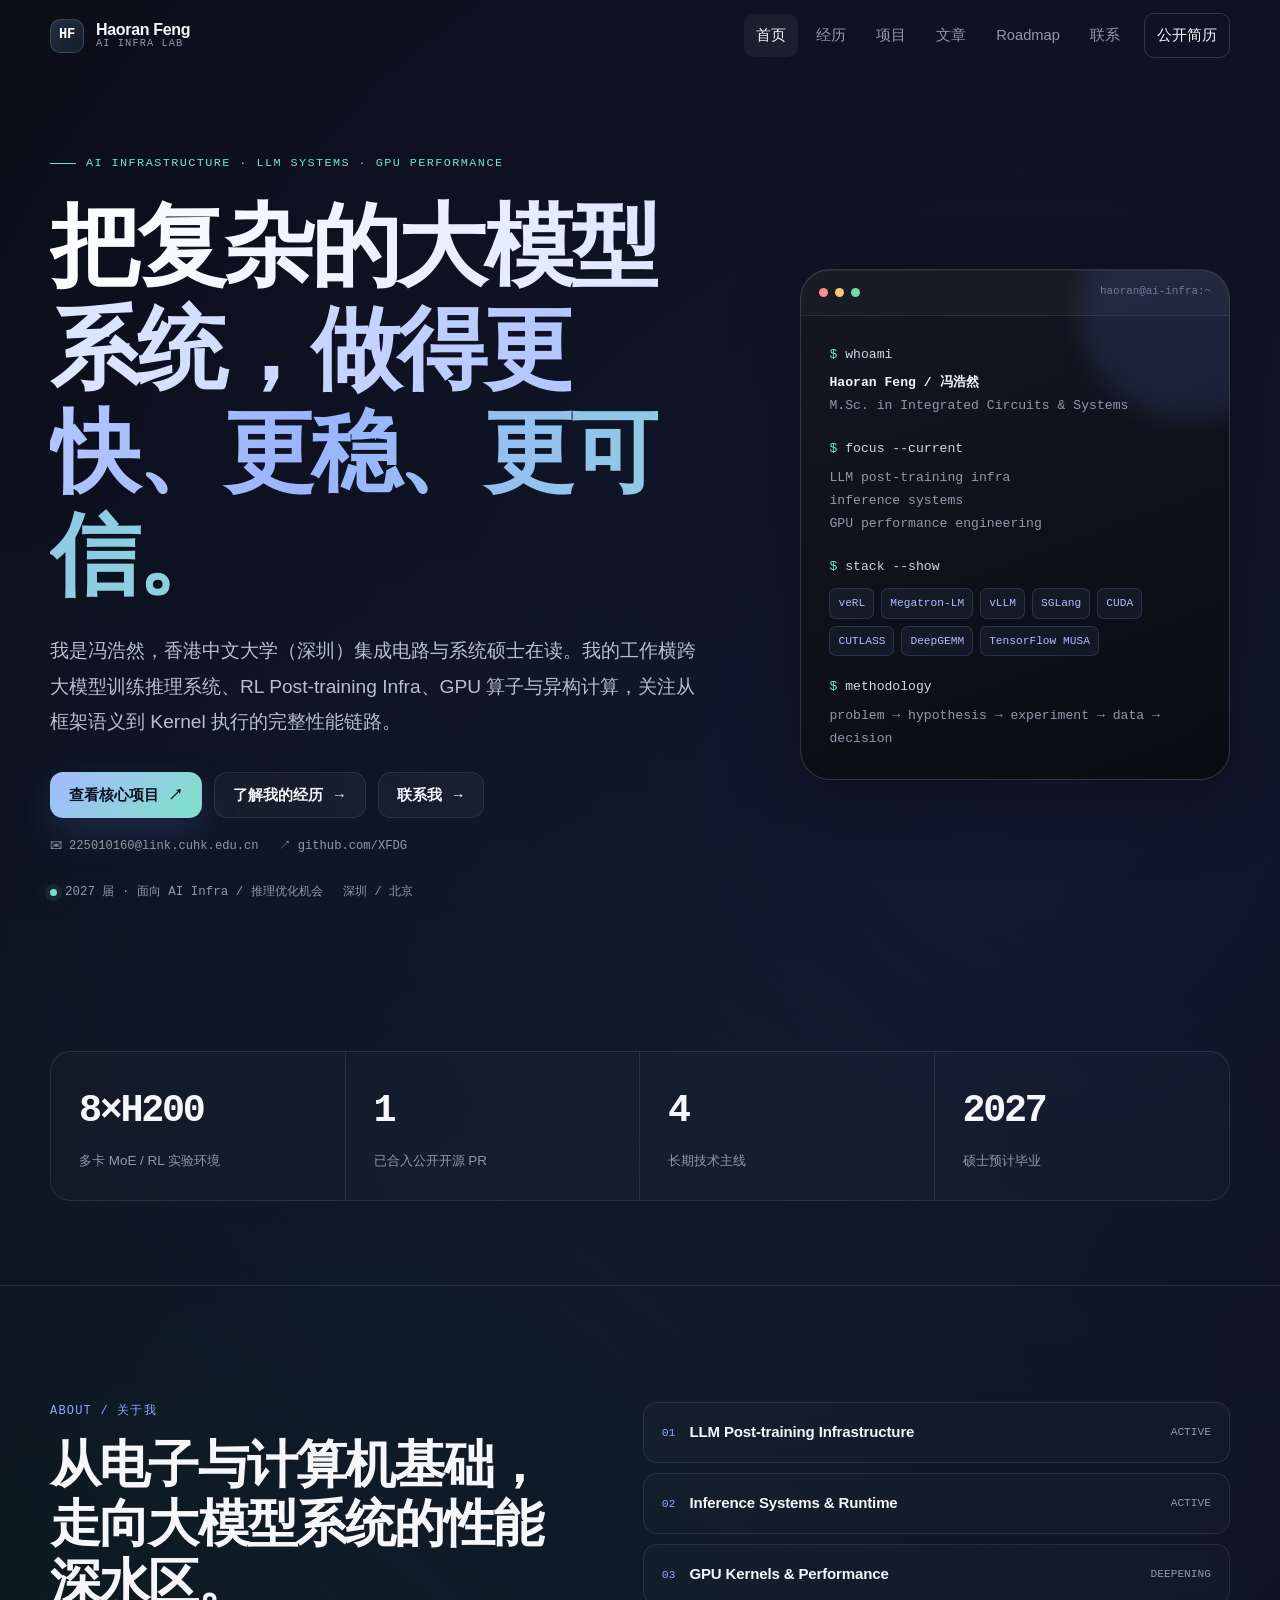
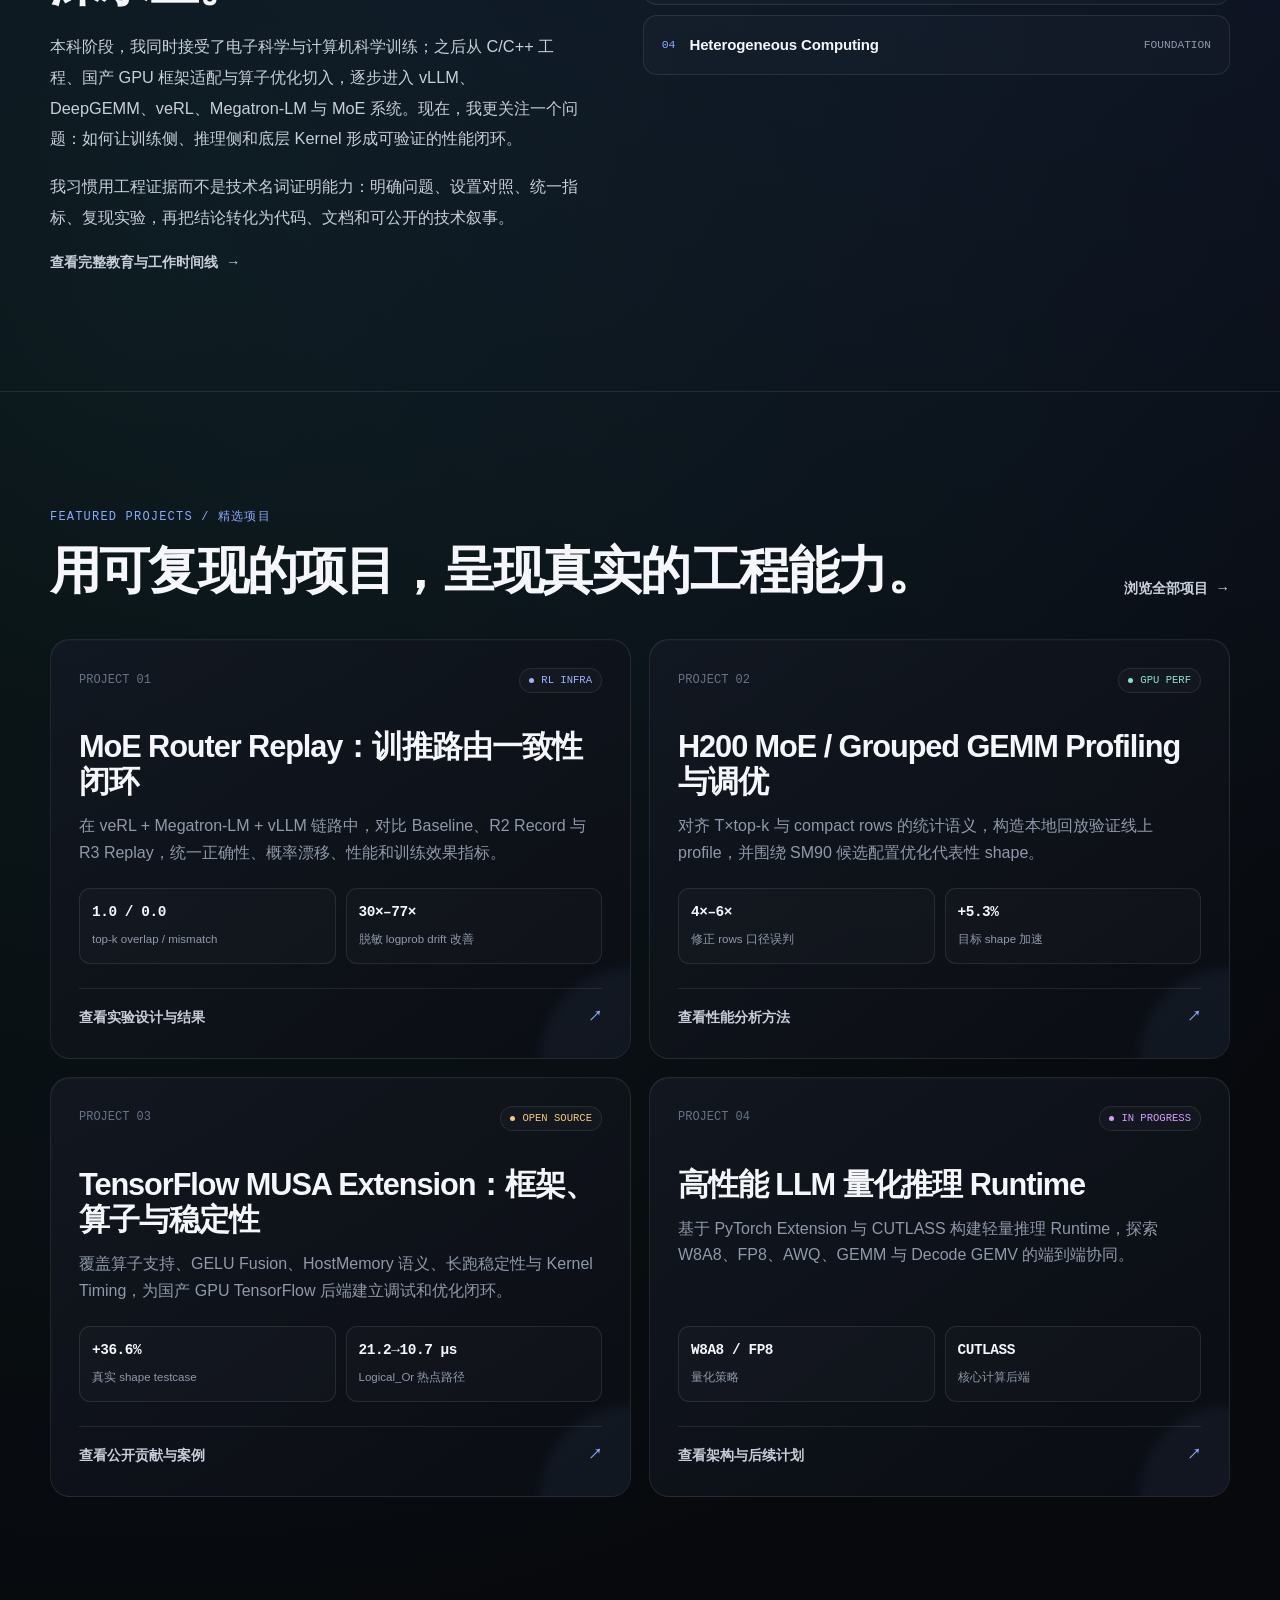
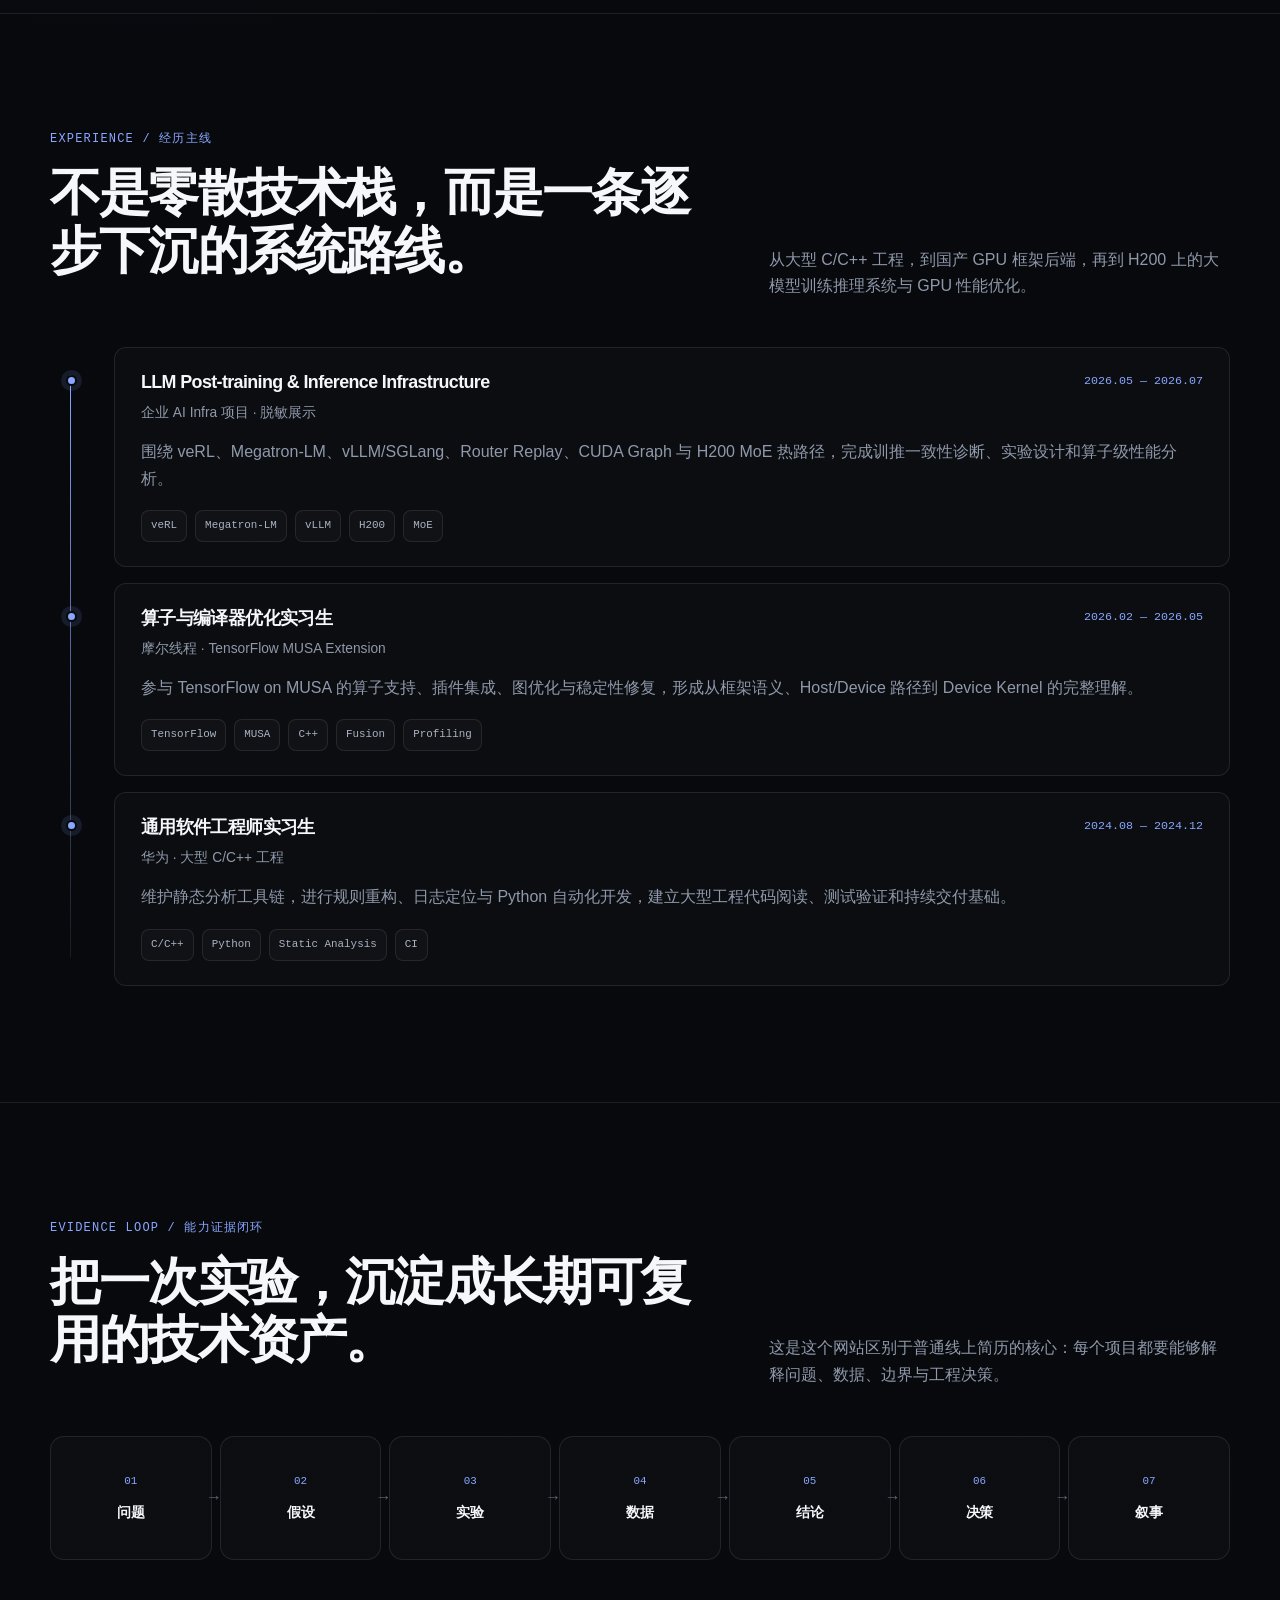
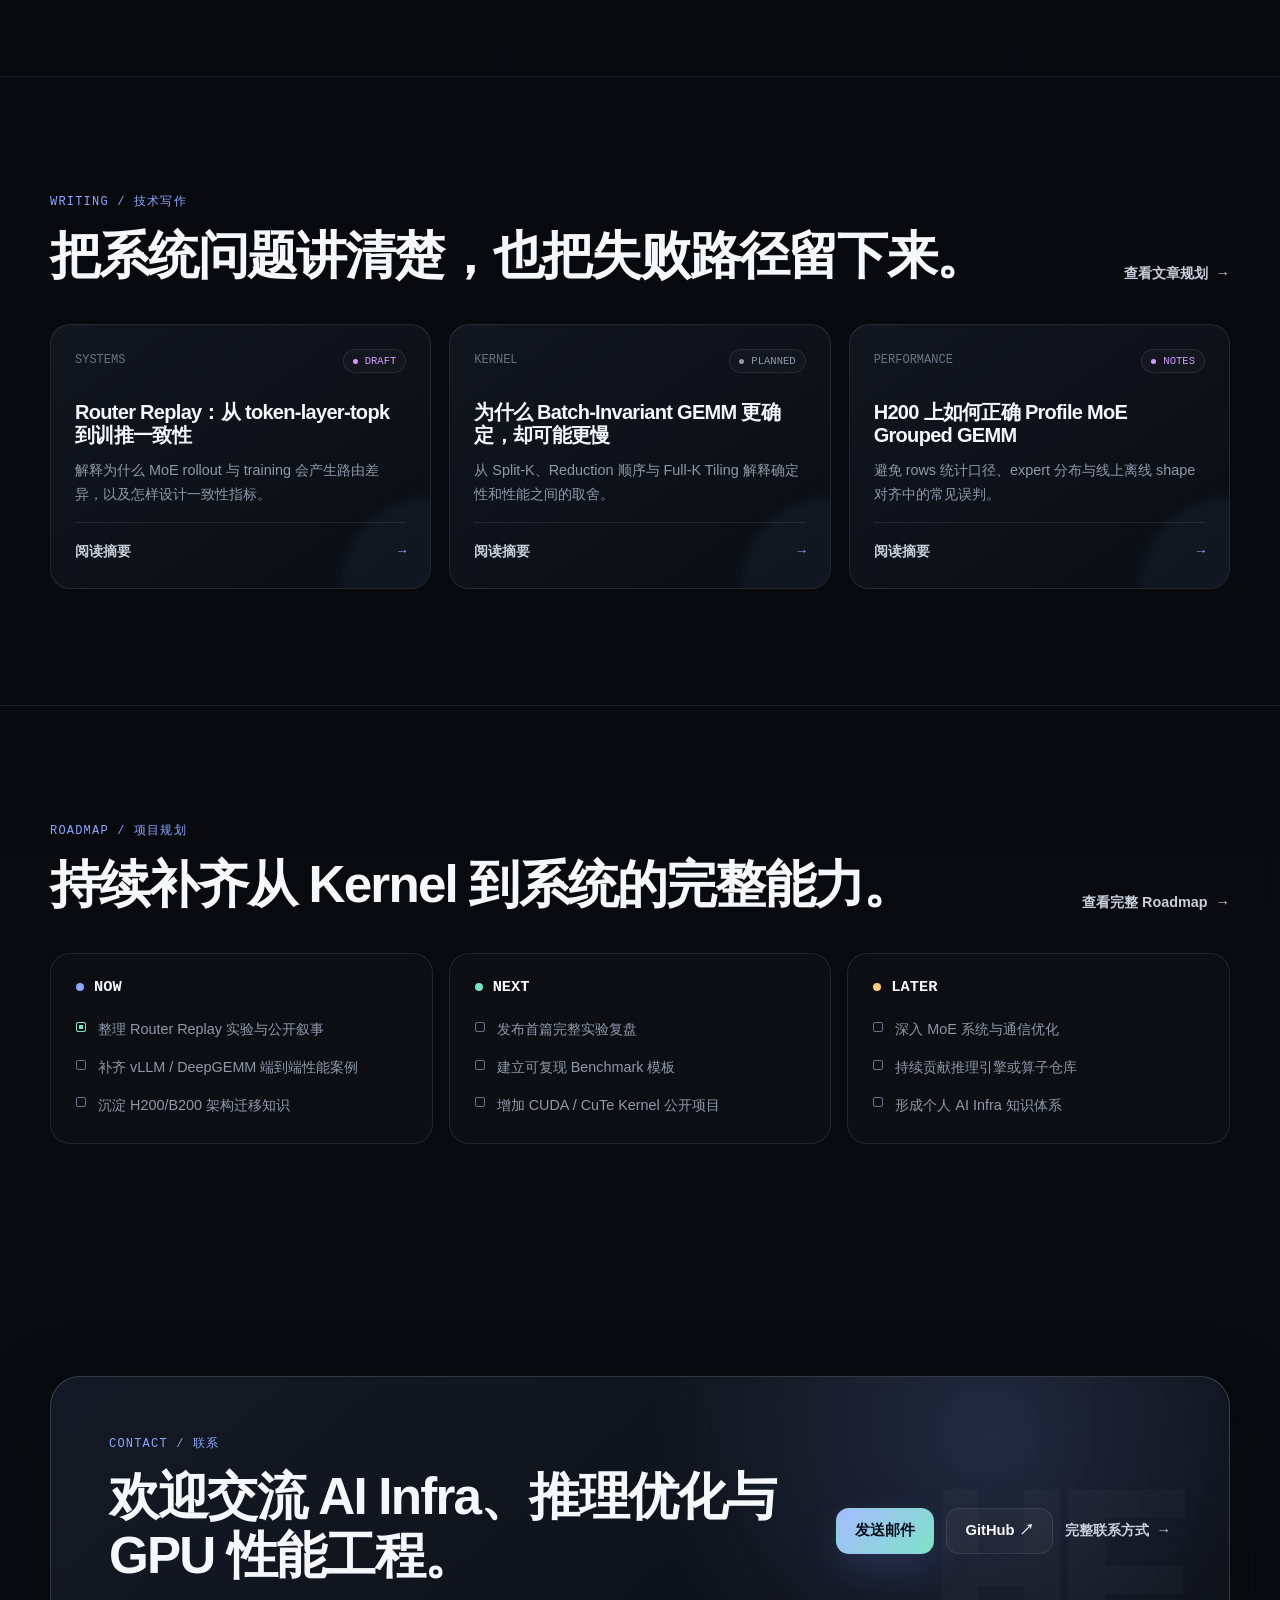
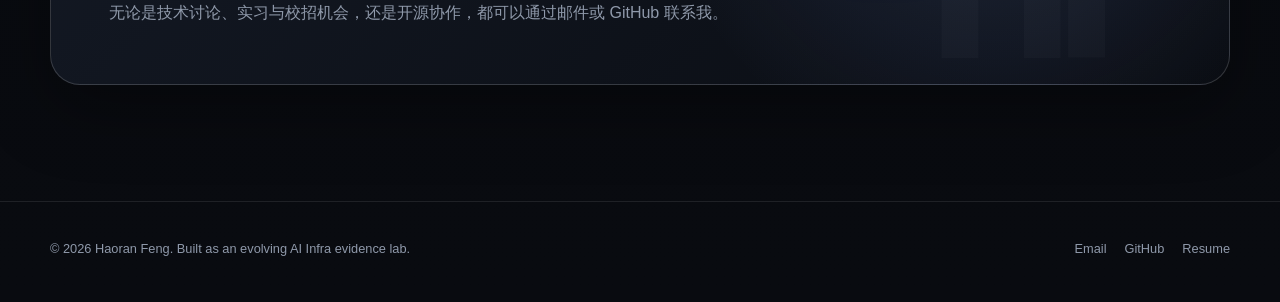
<file: index.html>
<!doctype html>
<html lang="zh-CN">
<head>
  <meta charset="utf-8">
  <meta name="viewport" content="width=device-width, initial-scale=1">
  <meta name="description" content="冯浩然的 AI Infra 个人网站：大模型训练推理系统、RL Infra、GPU 算子与性能工程。">
  <meta name="theme-color" content="#07090d">
  <title>Haoran Feng — AI Infra Lab</title>
  <link rel="icon" href="assets/favicon.svg" type="image/svg+xml">
  <link rel="manifest" href="assets/site.webmanifest">
  <link rel="stylesheet" href="styles.css">
  <script src="script.js" defer></script>
</head>
<body data-page="home">
  <header class="site-header">
    <div class="shell header-inner">
      <a class="brand" href="index.html" aria-label="返回首页">
        <span class="brand-mark">HF</span>
        <span class="brand-copy">Haoran Feng <small>AI Infra Lab</small></span>
      </a>
      <button class="menu-toggle" type="button" aria-label="打开导航" aria-expanded="false"><span></span></button>
      <nav class="site-nav" aria-label="主导航">
        <a href="index.html" data-nav="home">首页</a>
        <a href="experience.html" data-nav="experience">经历</a>
        <a href="projects.html" data-nav="projects">项目</a>
        <a href="writing.html" data-nav="writing">文章</a>
        <a href="roadmap.html" data-nav="roadmap">Roadmap</a>
        <a href="contact.html" data-nav="contact">联系</a>
        <a class="nav-cta" href="resume.html" data-nav="resume">公开简历</a>
      </nav>
    </div>
  </header>

  <main>
    <section class="hero">
      <div class="shell hero-grid">
        <div class="hero-copy reveal">
          <span class="eyebrow">AI Infrastructure · LLM Systems · GPU Performance</span>
          <h1><span class="gradient-text">把复杂的大模型系统，做得更快、更稳、更可信。</span></h1>
          <p class="hero-lead">
            我是冯浩然，香港中文大学（深圳）集成电路与系统硕士在读。我的工作横跨大模型训练推理系统、RL Post-training Infra、GPU 算子与异构计算，关注从框架语义到 Kernel 执行的完整性能链路。
          </p>
          <div class="hero-actions">
            <a class="button primary" href="projects.html">查看核心项目 <span aria-hidden="true">↗</span></a>
            <a class="button" href="experience.html">了解我的经历 <span aria-hidden="true">→</span></a>
            <a class="button" href="contact.html">联系我 <span aria-hidden="true">→</span></a>
          </div>
          <div class="hero-links" aria-label="公开联系方式">
            <a href="mailto:225010160@link.cuhk.edu.cn"><span aria-hidden="true">✉</span> 225010160@link.cuhk.edu.cn</a>
            <a href="https://github.com/XFDG" target="_blank" rel="noreferrer"><span aria-hidden="true">↗</span> github.com/XFDG</a>
          </div>
          <div class="hero-meta">
            <span><i class="status-dot"></i> 2027 届 · 面向 AI Infra / 推理优化机会</span>
            <span>深圳 / 北京</span>
          </div>
        </div>

        <div class="terminal reveal" aria-label="个人技术概览">
          <div class="terminal-bar">
            <span class="terminal-dot"></span>
            <span class="terminal-dot"></span>
            <span class="terminal-dot"></span>
            <span class="terminal-title">haoran@ai-infra:~</span>
          </div>
          <div class="terminal-body">
            <div class="terminal-block">
              <span class="terminal-command">whoami</span>
              <div class="terminal-output"><strong>Haoran Feng / 冯浩然</strong><br>M.Sc. in Integrated Circuits & Systems</div>
            </div>
            <div class="terminal-block">
              <span class="terminal-command">focus --current</span>
              <div class="terminal-output">LLM post-training infra<br>inference systems<br>GPU performance engineering</div>
            </div>
            <div class="terminal-block">
              <span class="terminal-command">stack --show</span>
              <div class="terminal-tags">
                <span>veRL</span><span>Megatron-LM</span><span>vLLM</span><span>SGLang</span><span>CUDA</span><span>CUTLASS</span><span>DeepGEMM</span><span>TensorFlow MUSA</span>
              </div>
            </div>
            <div class="terminal-block">
              <span class="terminal-command">methodology</span>
              <div class="terminal-output">problem → hypothesis → experiment → data → decision</div>
            </div>
          </div>
        </div>
      </div>
    </section>

    <section class="section compact">
      <div class="shell">
        <div class="stats-grid reveal" aria-label="技术概览数据">
          <div class="stat"><span class="stat-value">8×H200</span><span class="stat-label">多卡 MoE / RL 实验环境</span></div>
          <div class="stat"><span class="stat-value">1</span><span class="stat-label">已合入公开开源 PR</span></div>
          <div class="stat"><span class="stat-value">4</span><span class="stat-label">长期技术主线</span></div>
          <div class="stat"><span class="stat-value">2027</span><span class="stat-label">硕士预计毕业</span></div>
        </div>
      </div>
    </section>

    <section class="section section-line" id="about">
      <div class="shell intro-grid">
        <div class="intro-copy reveal">
          <span class="section-kicker">About / 关于我</span>
          <h2>从电子与计算机基础，走向大模型系统的性能深水区。</h2>
          <p>
            本科阶段，我同时接受了电子科学与计算机科学训练；之后从 C/C++ 工程、国产 GPU 框架适配与算子优化切入，逐步进入 vLLM、DeepGEMM、veRL、Megatron-LM 与 MoE 系统。现在，我更关注一个问题：如何让训练侧、推理侧和底层 Kernel 形成可验证的性能闭环。
          </p>
          <p>
            我习惯用工程证据而不是技术名词证明能力：明确问题、设置对照、统一指标、复现实验，再把结论转化为代码、文档和可公开的技术叙事。
          </p>
          <a class="text-link" href="experience.html">查看完整教育与工作时间线 <span>→</span></a>
        </div>
        <div class="focus-list reveal" aria-label="当前技术方向">
          <div class="focus-item"><span class="focus-index">01</span><strong>LLM Post-training Infrastructure</strong><small>ACTIVE</small></div>
          <div class="focus-item"><span class="focus-index">02</span><strong>Inference Systems & Runtime</strong><small>ACTIVE</small></div>
          <div class="focus-item"><span class="focus-index">03</span><strong>GPU Kernels & Performance</strong><small>DEEPENING</small></div>
          <div class="focus-item"><span class="focus-index">04</span><strong>Heterogeneous Computing</strong><small>FOUNDATION</small></div>
        </div>
      </div>
    </section>

    <section class="section section-line" id="featured-projects">
      <div class="shell">
        <div class="section-title-row reveal">
          <div>
            <span class="section-kicker">Featured Projects / 精选项目</span>
            <h2>用可复现的项目，呈现真实的工程能力。</h2>
          </div>
          <a class="text-link" href="projects.html">浏览全部项目 <span>→</span></a>
        </div>

        <div class="card-grid">
          <a class="card project-card reveal" href="projects/router-replay.html">
            <div class="card-top"><span class="project-number">PROJECT 01</span><span class="badge research">RL INFRA</span></div>
            <h3>MoE Router Replay：训推路由一致性闭环</h3>
            <p>在 veRL + Megatron-LM + vLLM 链路中，对比 Baseline、R2 Record 与 R3 Replay，统一正确性、概率漂移、性能和训练效果指标。</p>
            <div class="project-evidence">
              <div class="evidence-chip"><strong>1.0 / 0.0</strong><span>top-k overlap / mismatch</span></div>
              <div class="evidence-chip"><strong>30×–77×</strong><span>脱敏 logprob drift 改善</span></div>
            </div>
            <div class="card-footer-link"><span>查看实验设计与结果</span><span>↗</span></div>
          </a>

          <a class="card project-card reveal" href="projects/gemm-profiling.html">
            <div class="card-top"><span class="project-number">PROJECT 02</span><span class="badge engineering">GPU PERF</span></div>
            <h3>H200 MoE / Grouped GEMM Profiling 与调优</h3>
            <p>对齐 T×top-k 与 compact rows 的统计语义，构造本地回放验证线上 profile，并围绕 SM90 候选配置优化代表性 shape。</p>
            <div class="project-evidence">
              <div class="evidence-chip"><strong>4×–6×</strong><span>修正 rows 口径误判</span></div>
              <div class="evidence-chip"><strong>+5.3%</strong><span>目标 shape 加速</span></div>
            </div>
            <div class="card-footer-link"><span>查看性能分析方法</span><span>↗</span></div>
          </a>

          <a class="card project-card reveal" href="projects/musa-extension.html">
            <div class="card-top"><span class="project-number">PROJECT 03</span><span class="badge opensource">OPEN SOURCE</span></div>
            <h3>TensorFlow MUSA Extension：框架、算子与稳定性</h3>
            <p>覆盖算子支持、GELU Fusion、HostMemory 语义、长跑稳定性与 Kernel Timing，为国产 GPU TensorFlow 后端建立调试和优化闭环。</p>
            <div class="project-evidence">
              <div class="evidence-chip"><strong>+36.6%</strong><span>真实 shape testcase</span></div>
              <div class="evidence-chip"><strong>21.2→10.7 μs</strong><span>Logical_Or 热点路径</span></div>
            </div>
            <div class="card-footer-link"><span>查看公开贡献与案例</span><span>↗</span></div>
          </a>

          <a class="card project-card reveal" href="projects/quant-runtime.html">
            <div class="card-top"><span class="project-number">PROJECT 04</span><span class="badge progress">IN PROGRESS</span></div>
            <h3>高性能 LLM 量化推理 Runtime</h3>
            <p>基于 PyTorch Extension 与 CUTLASS 构建轻量推理 Runtime，探索 W8A8、FP8、AWQ、GEMM 与 Decode GEMV 的端到端协同。</p>
            <div class="project-evidence">
              <div class="evidence-chip"><strong>W8A8 / FP8</strong><span>量化策略</span></div>
              <div class="evidence-chip"><strong>CUTLASS</strong><span>核心计算后端</span></div>
            </div>
            <div class="card-footer-link"><span>查看架构与后续计划</span><span>↗</span></div>
          </a>
        </div>
      </div>
    </section>

    <section class="section section-line">
      <div class="shell">
        <div class="section-head reveal">
          <div>
            <span class="section-kicker">Experience / 经历主线</span>
            <h2>不是零散技术栈，而是一条逐步下沉的系统路线。</h2>
          </div>
          <p>从大型 C/C++ 工程，到国产 GPU 框架后端，再到 H200 上的大模型训练推理系统与 GPU 性能优化。</p>
        </div>

        <div class="timeline">
          <div class="timeline-item reveal">
            <span class="timeline-dot"></span>
            <div class="timeline-card">
              <div class="timeline-heading">
                <div><h3>LLM Post-training & Inference Infrastructure</h3><span class="timeline-company">企业 AI Infra 项目 · 脱敏展示</span></div>
                <span class="timeline-date">2026.05 — 2026.07</span>
              </div>
              <p>围绕 veRL、Megatron-LM、vLLM/SGLang、Router Replay、CUDA Graph 与 H200 MoE 热路径，完成训推一致性诊断、实验设计和算子级性能分析。</p>
              <div class="tag-list"><span class="tag">veRL</span><span class="tag">Megatron-LM</span><span class="tag">vLLM</span><span class="tag">H200</span><span class="tag">MoE</span></div>
            </div>
          </div>
          <div class="timeline-item reveal">
            <span class="timeline-dot"></span>
            <div class="timeline-card">
              <div class="timeline-heading">
                <div><h3>算子与编译器优化实习生</h3><span class="timeline-company">摩尔线程 · TensorFlow MUSA Extension</span></div>
                <span class="timeline-date">2026.02 — 2026.05</span>
              </div>
              <p>参与 TensorFlow on MUSA 的算子支持、插件集成、图优化与稳定性修复，形成从框架语义、Host/Device 路径到 Device Kernel 的完整理解。</p>
              <div class="tag-list"><span class="tag">TensorFlow</span><span class="tag">MUSA</span><span class="tag">C++</span><span class="tag">Fusion</span><span class="tag">Profiling</span></div>
            </div>
          </div>
          <div class="timeline-item reveal">
            <span class="timeline-dot"></span>
            <div class="timeline-card">
              <div class="timeline-heading">
                <div><h3>通用软件工程师实习生</h3><span class="timeline-company">华为 · 大型 C/C++ 工程</span></div>
                <span class="timeline-date">2024.08 — 2024.12</span>
              </div>
              <p>维护静态分析工具链，进行规则重构、日志定位与 Python 自动化开发，建立大型工程代码阅读、测试验证和持续交付基础。</p>
              <div class="tag-list"><span class="tag">C/C++</span><span class="tag">Python</span><span class="tag">Static Analysis</span><span class="tag">CI</span></div>
            </div>
          </div>
        </div>
      </div>
    </section>

    <section class="section section-line">
      <div class="shell">
        <div class="section-head reveal">
          <div>
            <span class="section-kicker">Evidence Loop / 能力证据闭环</span>
            <h2>把一次实验，沉淀成长期可复用的技术资产。</h2>
          </div>
          <p>这是这个网站区别于普通线上简历的核心：每个项目都要能够解释问题、数据、边界与工程决策。</p>
        </div>
        <div class="loop reveal" aria-label="实验闭环">
          <div class="loop-step"><span>01</span><strong>问题</strong></div>
          <div class="loop-step"><span>02</span><strong>假设</strong></div>
          <div class="loop-step"><span>03</span><strong>实验</strong></div>
          <div class="loop-step"><span>04</span><strong>数据</strong></div>
          <div class="loop-step"><span>05</span><strong>结论</strong></div>
          <div class="loop-step"><span>06</span><strong>决策</strong></div>
          <div class="loop-step"><span>07</span><strong>叙事</strong></div>
        </div>
      </div>
    </section>

    <section class="section section-line">
      <div class="shell">
        <div class="section-title-row reveal">
          <div>
            <span class="section-kicker">Writing / 技术写作</span>
            <h2>把系统问题讲清楚，也把失败路径留下来。</h2>
          </div>
          <a class="text-link" href="writing.html">查看文章规划 <span>→</span></a>
        </div>
        <div class="card-grid three">
          <a class="card article-card reveal" href="writing.html#router-replay-note">
            <div class="article-meta"><span class="project-number">SYSTEMS</span><span class="badge progress">DRAFT</span></div>
            <h3>Router Replay：从 token-layer-topk 到训推一致性</h3>
            <p>解释为什么 MoE rollout 与 training 会产生路由差异，以及怎样设计一致性指标。</p>
            <div class="card-footer-link"><span>阅读摘要</span><span>→</span></div>
          </a>
          <a class="card article-card reveal" href="writing.html#bi-gemm-note">
            <div class="article-meta"><span class="project-number">KERNEL</span><span class="badge planned">PLANNED</span></div>
            <h3>为什么 Batch-Invariant GEMM 更确定，却可能更慢</h3>
            <p>从 Split-K、Reduction 顺序与 Full-K Tiling 解释确定性和性能之间的取舍。</p>
            <div class="card-footer-link"><span>阅读摘要</span><span>→</span></div>
          </a>
          <a class="card article-card reveal" href="writing.html#moe-gemm-note">
            <div class="article-meta"><span class="project-number">PERFORMANCE</span><span class="badge progress">NOTES</span></div>
            <h3>H200 上如何正确 Profile MoE Grouped GEMM</h3>
            <p>避免 rows 统计口径、expert 分布与线上离线 shape 对齐中的常见误判。</p>
            <div class="card-footer-link"><span>阅读摘要</span><span>→</span></div>
          </a>
        </div>
      </div>
    </section>

    <section class="section section-line">
      <div class="shell">
        <div class="section-title-row reveal">
          <div>
            <span class="section-kicker">Roadmap / 项目规划</span>
            <h2>持续补齐从 Kernel 到系统的完整能力。</h2>
          </div>
          <a class="text-link" href="roadmap.html">查看完整 Roadmap <span>→</span></a>
        </div>
        <div class="roadmap-grid">
          <div class="roadmap-column reveal">
            <h3>NOW</h3>
            <ul class="check-list">
              <li class="done">整理 Router Replay 实验与公开叙事</li>
              <li>补齐 vLLM / DeepGEMM 端到端性能案例</li>
              <li>沉淀 H200/B200 架构迁移知识</li>
            </ul>
          </div>
          <div class="roadmap-column reveal">
            <h3>NEXT</h3>
            <ul class="check-list">
              <li>发布首篇完整实验复盘</li>
              <li>建立可复现 Benchmark 模板</li>
              <li>增加 CUDA / CuTe Kernel 公开项目</li>
            </ul>
          </div>
          <div class="roadmap-column reveal">
            <h3>LATER</h3>
            <ul class="check-list">
              <li>深入 MoE 系统与通信优化</li>
              <li>持续贡献推理引擎或算子仓库</li>
              <li>形成个人 AI Infra 知识体系</li>
            </ul>
          </div>
        </div>
      </div>
    </section>

    <section class="section">
      <div class="shell">
        <div class="cta-panel reveal">
          <div>
            <span class="section-kicker">Contact / 联系</span>
            <h2>欢迎交流 AI Infra、推理优化与 GPU 性能工程。</h2>
            <p>无论是技术讨论、实习与校招机会，还是开源协作，都可以通过邮件或 GitHub 联系我。</p>
          </div>
          <div class="button-row">
            <a class="button primary" href="mailto:225010160@link.cuhk.edu.cn">发送邮件</a>
            <a class="button" href="https://github.com/XFDG" target="_blank" rel="noreferrer">GitHub ↗</a>
            <a class="text-link" href="contact.html">完整联系方式 <span>→</span></a>
          </div>
        </div>
      </div>
    </section>
  </main>

  <footer class="site-footer">
    <div class="shell footer-inner">
      <span>© <span data-year></span> Haoran Feng. Built as an evolving AI Infra evidence lab.</span>
      <div class="footer-links"><a href="mailto:225010160@link.cuhk.edu.cn">Email</a><a href="https://github.com/XFDG" target="_blank" rel="noreferrer">GitHub</a><a href="resume.html">Resume</a></div>
    </div>
  </footer>
</body>
</html>
</file>
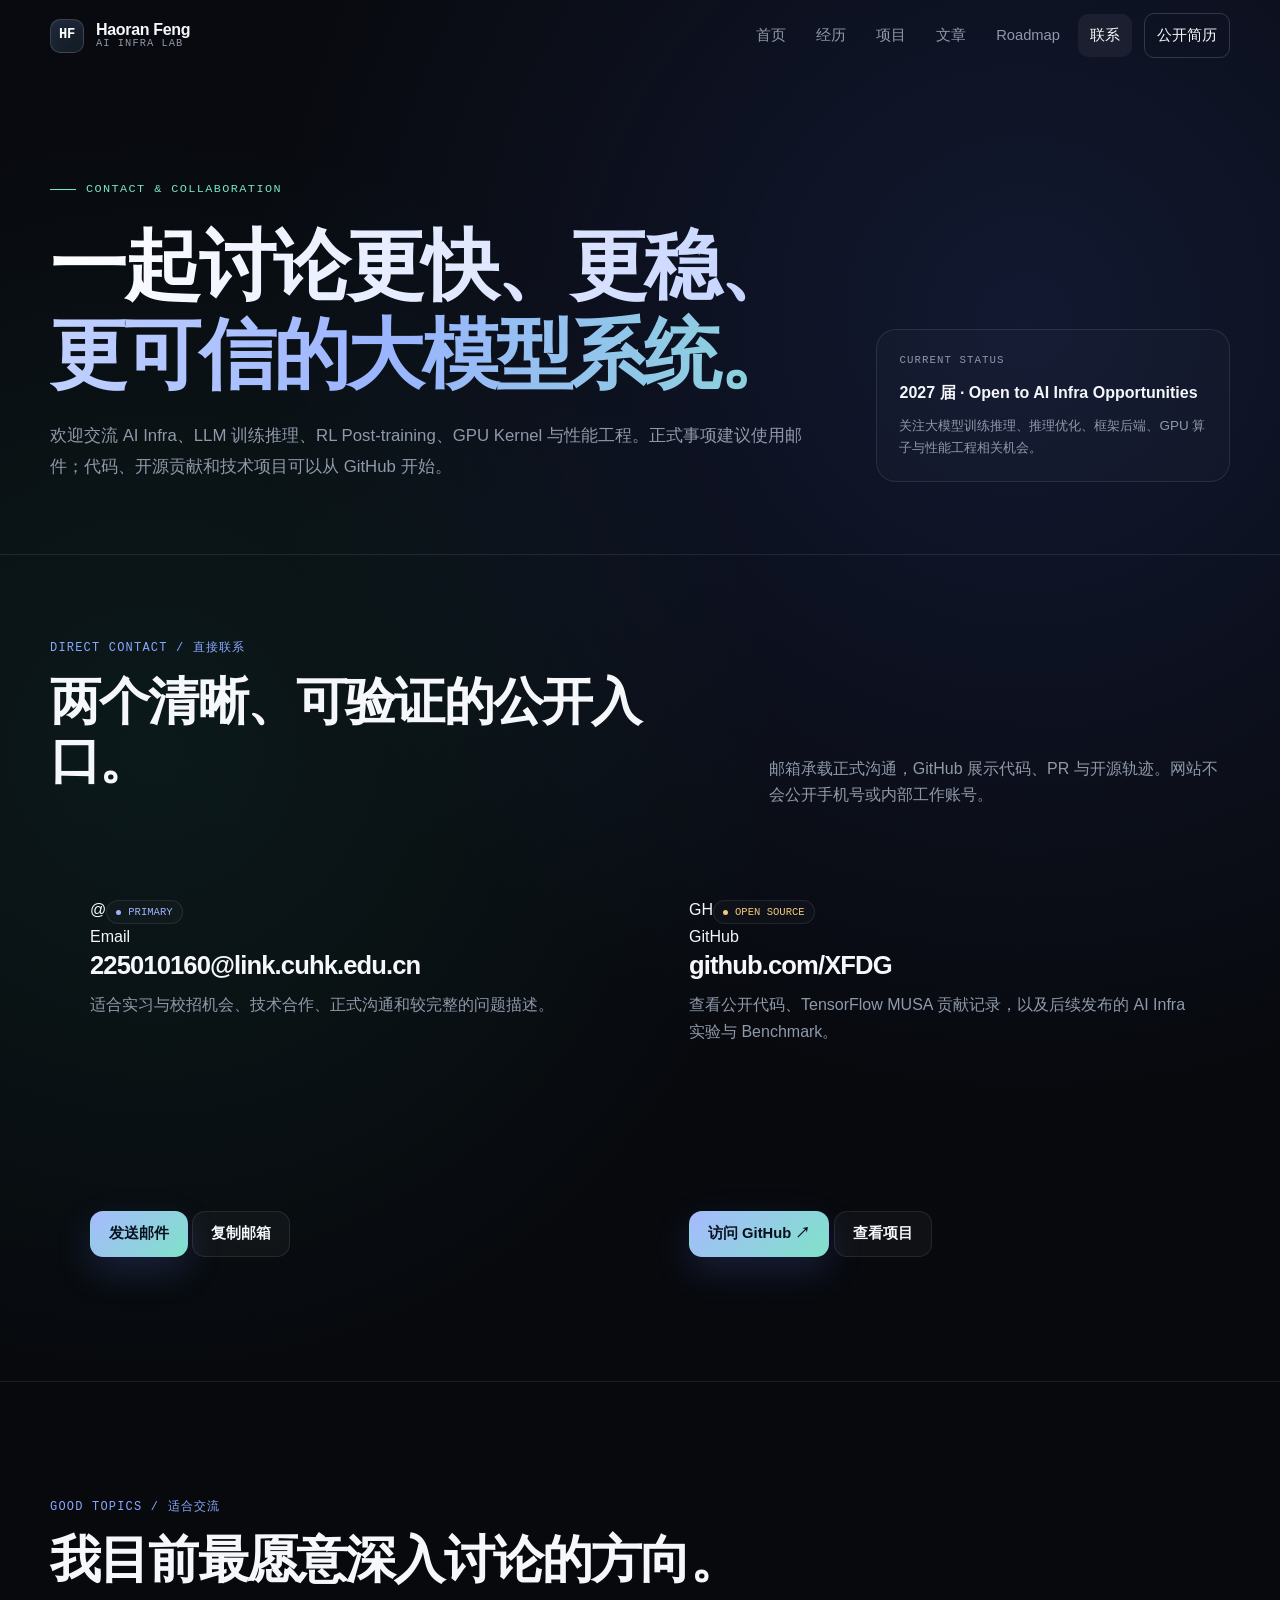
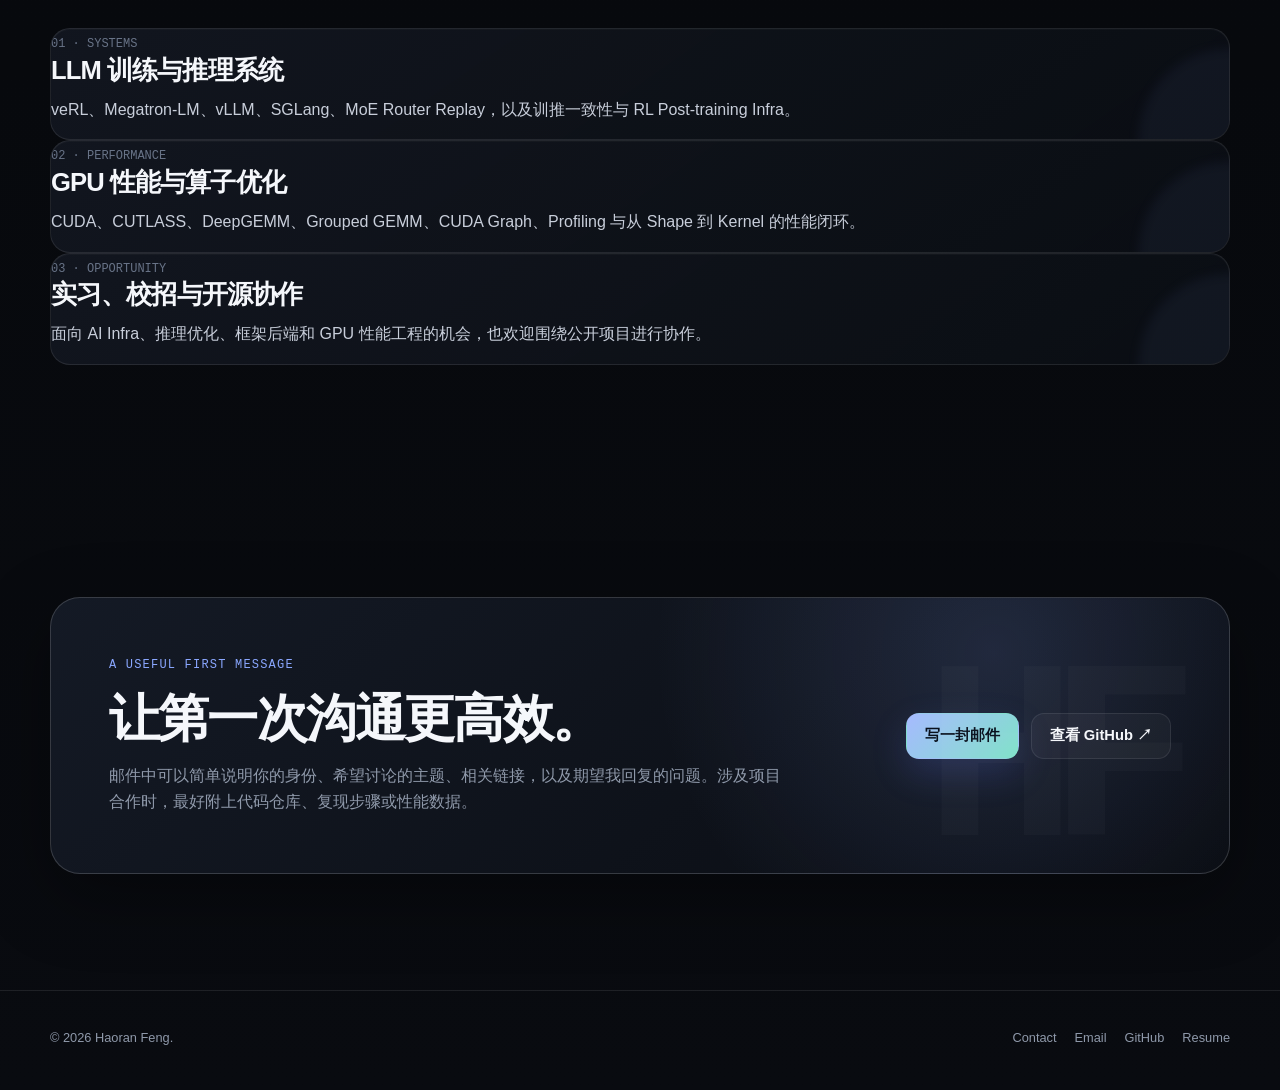
<file: contact.html>
<!doctype html>
<html lang="zh-CN">
<head>
  <meta charset="utf-8">
  <meta name="viewport" content="width=device-width, initial-scale=1">
  <meta name="description" content="联系冯浩然：AI Infra、大模型训练推理、GPU 性能工程、实习与开源协作。">
  <meta name="theme-color" content="#07090d">
  <title>联系 — Haoran Feng</title>
  <link rel="icon" href="assets/favicon.svg" type="image/svg+xml">
  <link rel="manifest" href="assets/site.webmanifest">
  <link rel="stylesheet" href="styles.css">
  <script src="script.js" defer></script>
</head>
<body data-page="contact">
  <header class="site-header">
    <div class="shell header-inner">
      <a class="brand" href="index.html" aria-label="返回首页"><span class="brand-mark">HF</span><span class="brand-copy">Haoran Feng <small>AI Infra Lab</small></span></a>
      <button class="menu-toggle" type="button" aria-label="打开导航" aria-expanded="false"><span></span></button>
      <nav class="site-nav" aria-label="主导航">
        <a href="index.html" data-nav="home">首页</a><a href="experience.html" data-nav="experience">经历</a><a href="projects.html" data-nav="projects">项目</a><a href="writing.html" data-nav="writing">文章</a><a href="roadmap.html" data-nav="roadmap">Roadmap</a><a href="contact.html" data-nav="contact">联系</a><a class="nav-cta" href="resume.html" data-nav="resume">公开简历</a>
      </nav>
    </div>
  </header>

  <main>
    <section class="page-hero">
      <div class="shell page-hero-grid">
        <div class="reveal">
          <span class="eyebrow">Contact & Collaboration</span>
          <h1><span class="gradient-text">一起讨论更快、更稳、更可信的大模型系统。</span></h1>
          <p class="page-lead">欢迎交流 AI Infra、LLM 训练推理、RL Post-training、GPU Kernel 与性能工程。正式事项建议使用邮件；代码、开源贡献和技术项目可以从 GitHub 开始。</p>
        </div>
        <aside class="page-aside reveal">
          <span class="page-aside-label">Current Status</span>
          <strong>2027 届 · Open to AI Infra Opportunities</strong>
          <p>关注大模型训练推理、推理优化、框架后端、GPU 算子与性能工程相关机会。</p>
        </aside>
      </div>
    </section>

    <section class="section compact section-line">
      <div class="shell">
        <div class="section-head reveal">
          <div><span class="section-kicker">Direct Contact / 直接联系</span><h2>两个清晰、可验证的公开入口。</h2></div>
          <p>邮箱承载正式沟通，GitHub 展示代码、PR 与开源轨迹。网站不会公开手机号或内部工作账号。</p>
        </div>

        <div class="contact-grid">
          <article class="contact-card reveal">
            <div class="contact-card-top"><span class="contact-symbol" aria-hidden="true">@</span><span class="badge research">PRIMARY</span></div>
            <span class="contact-label">Email</span>
            <h3>225010160@link.cuhk.edu.cn</h3>
            <p>适合实习与校招机会、技术合作、正式沟通和较完整的问题描述。</p>
            <div class="contact-actions">
              <a class="button primary" href="mailto:225010160@link.cuhk.edu.cn">发送邮件</a>
              <button class="button" type="button" data-copy-email="225010160@link.cuhk.edu.cn">复制邮箱</button>
            </div>
          </article>

          <article class="contact-card reveal">
            <div class="contact-card-top"><span class="contact-symbol" aria-hidden="true">GH</span><span class="badge opensource">OPEN SOURCE</span></div>
            <span class="contact-label">GitHub</span>
            <h3>github.com/XFDG</h3>
            <p>查看公开代码、TensorFlow MUSA 贡献记录，以及后续发布的 AI Infra 实验与 Benchmark。</p>
            <div class="contact-actions">
              <a class="button primary" href="https://github.com/XFDG" target="_blank" rel="noreferrer">访问 GitHub ↗</a>
              <a class="button" href="projects.html">查看项目</a>
            </div>
          </article>
        </div>
      </div>
    </section>

    <section class="section section-line">
      <div class="shell">
        <div class="section-title-row reveal">
          <div><span class="section-kicker">Good Topics / 适合交流</span><h2>我目前最愿意深入讨论的方向。</h2></div>
        </div>
        <div class="contact-topic-grid">
          <article class="card reveal"><span class="project-number">01 · SYSTEMS</span><h3>LLM 训练与推理系统</h3><p>veRL、Megatron-LM、vLLM、SGLang、MoE Router Replay，以及训推一致性与 RL Post-training Infra。</p></article>
          <article class="card reveal"><span class="project-number">02 · PERFORMANCE</span><h3>GPU 性能与算子优化</h3><p>CUDA、CUTLASS、DeepGEMM、Grouped GEMM、CUDA Graph、Profiling 与从 Shape 到 Kernel 的性能闭环。</p></article>
          <article class="card reveal"><span class="project-number">03 · OPPORTUNITY</span><h3>实习、校招与开源协作</h3><p>面向 AI Infra、推理优化、框架后端和 GPU 性能工程的机会，也欢迎围绕公开项目进行协作。</p></article>
        </div>
      </div>
    </section>

    <section class="section">
      <div class="shell">
        <div class="cta-panel reveal">
          <div><span class="section-kicker">A Useful First Message</span><h2>让第一次沟通更高效。</h2><p>邮件中可以简单说明你的身份、希望讨论的主题、相关链接，以及期望我回复的问题。涉及项目合作时，最好附上代码仓库、复现步骤或性能数据。</p></div>
          <div class="button-row"><a class="button primary" href="mailto:225010160@link.cuhk.edu.cn?subject=AI%20Infra%20交流">写一封邮件</a><a class="button" href="https://github.com/XFDG" target="_blank" rel="noreferrer">查看 GitHub ↗</a></div>
        </div>
      </div>
    </section>
  </main>

  <footer class="site-footer">
    <div class="shell footer-inner"><span>© <span data-year></span> Haoran Feng.</span><div class="footer-links"><a href="contact.html">Contact</a><a href="mailto:225010160@link.cuhk.edu.cn">Email</a><a href="https://github.com/XFDG" target="_blank" rel="noreferrer">GitHub</a><a href="resume.html">Resume</a></div></div>
  </footer>
</body>
</html>
</file>
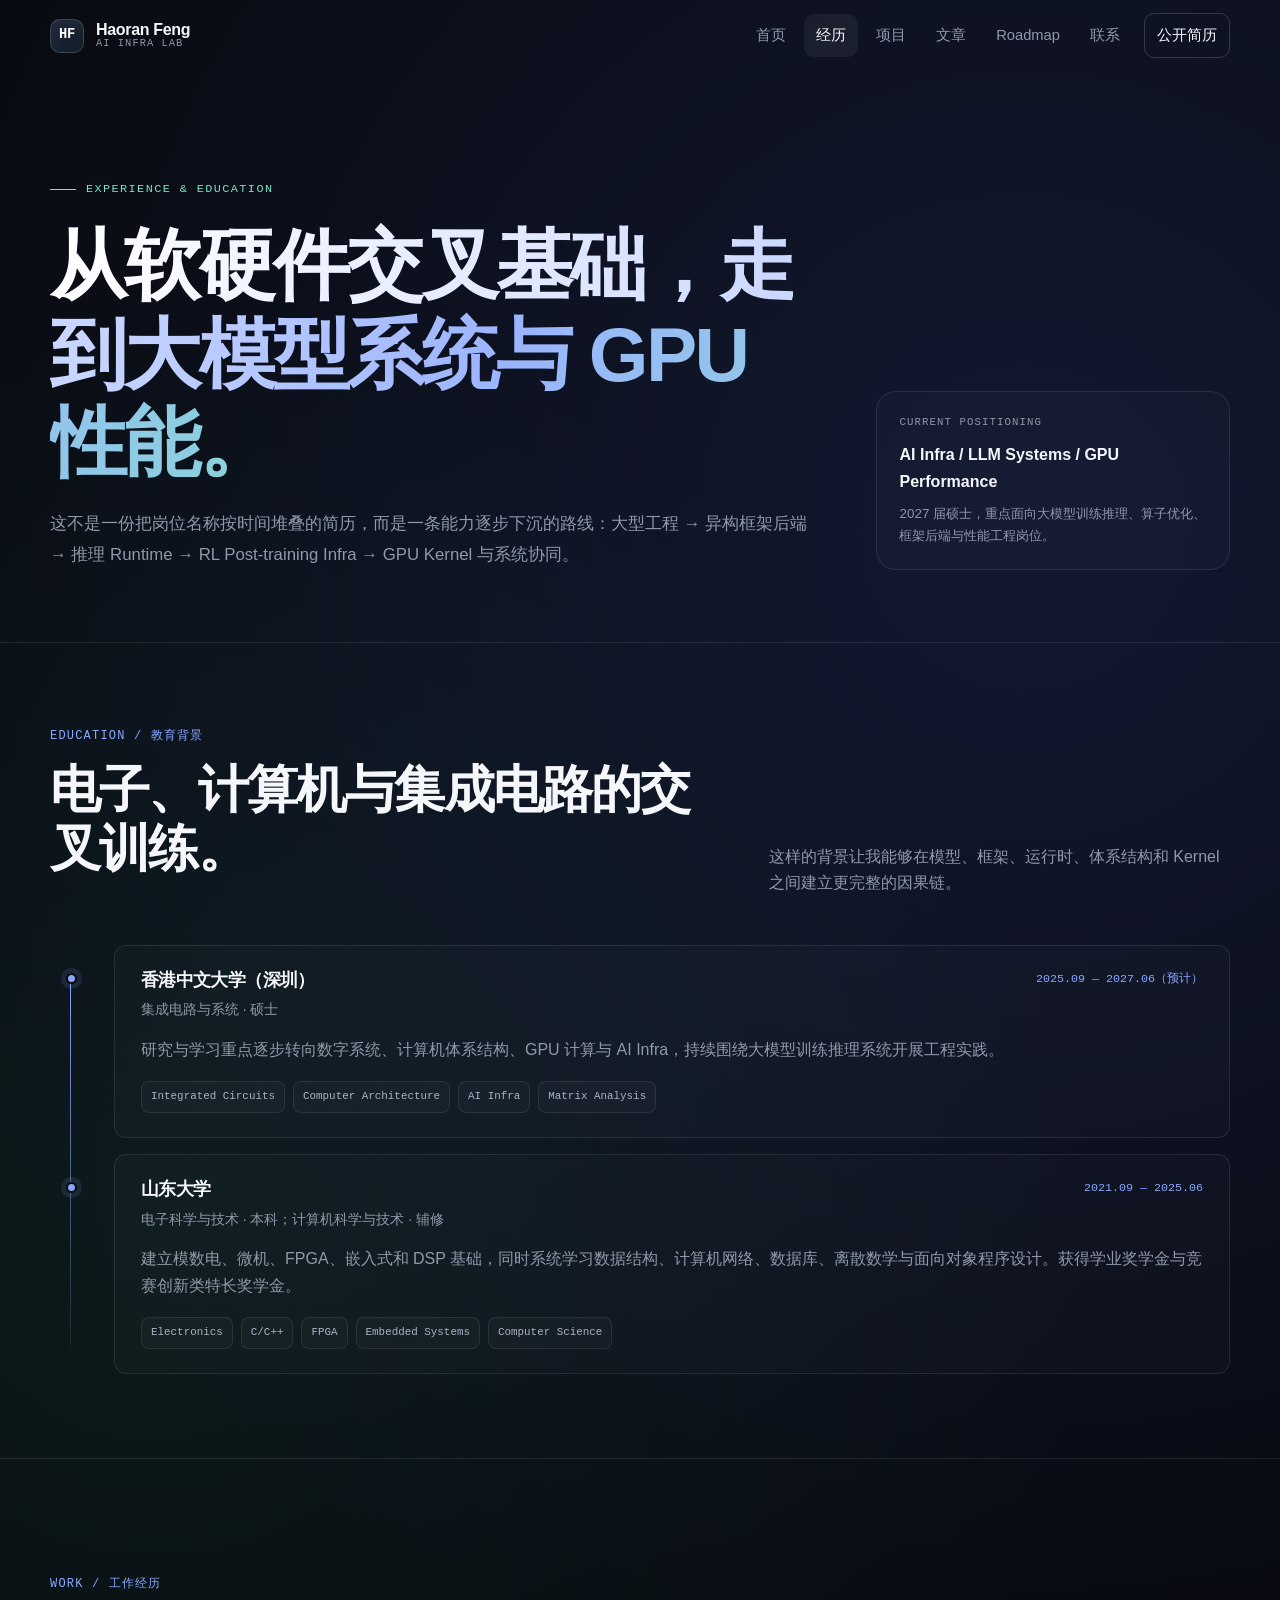
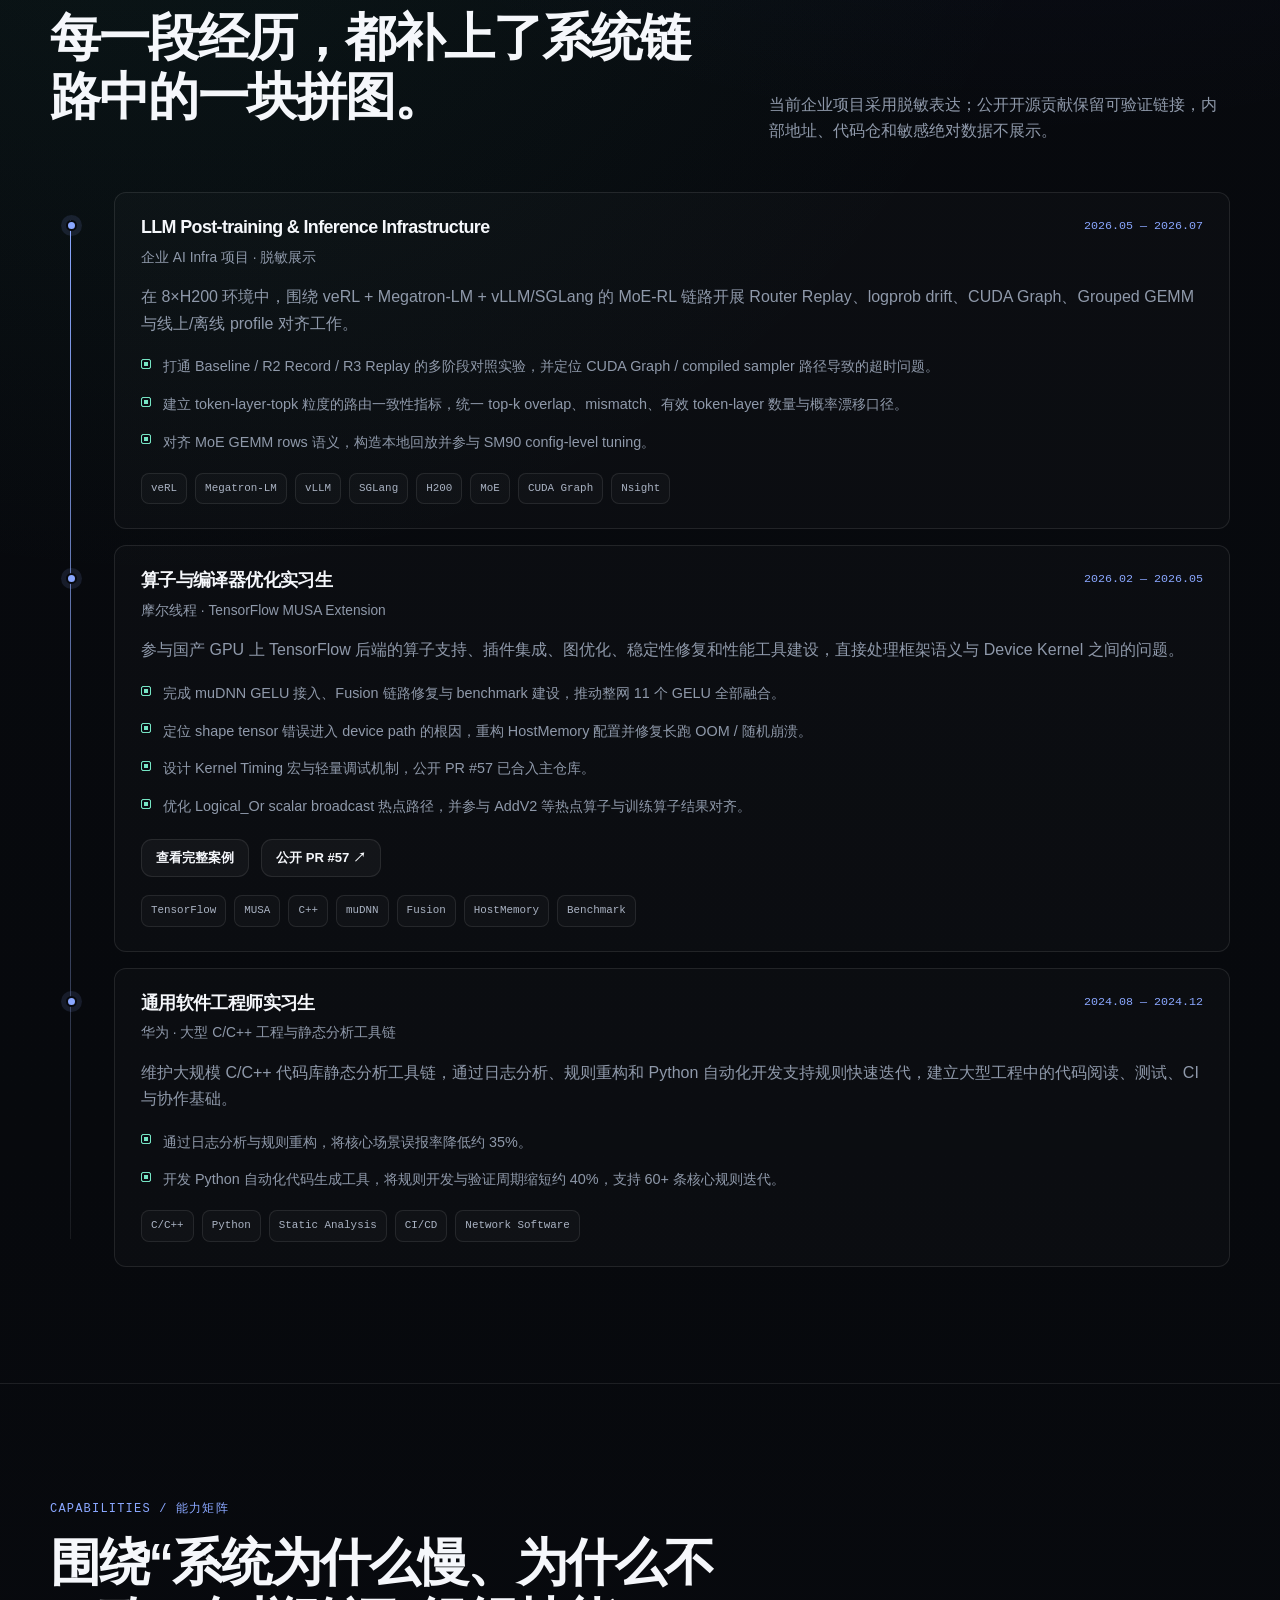
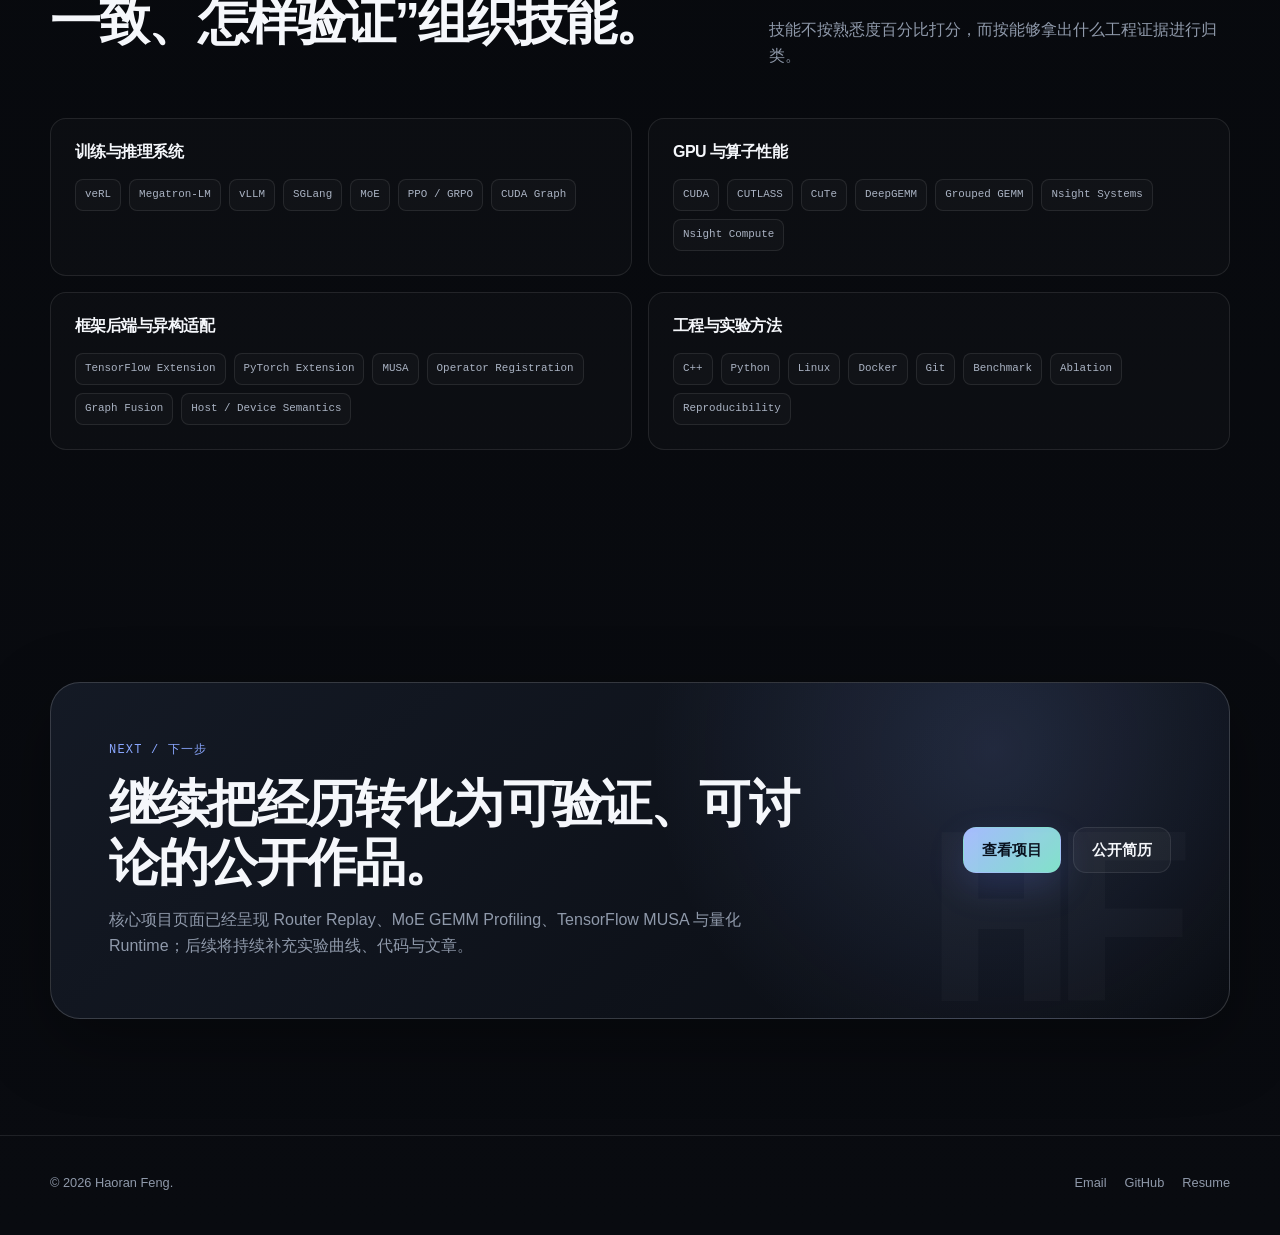
<file: experience.html>
<!doctype html>
<html lang="zh-CN">
<head>
  <meta charset="utf-8">
  <meta name="viewport" content="width=device-width, initial-scale=1">
  <meta name="description" content="冯浩然的教育背景、工作经历与 AI Infra 技术能力时间线。">
  <meta name="theme-color" content="#07090d">
  <title>经历 — Haoran Feng</title>
  <link rel="icon" href="assets/favicon.svg" type="image/svg+xml">
  <link rel="stylesheet" href="styles.css">
  <script src="script.js" defer></script>
</head>
<body data-page="experience">
  <header class="site-header">
    <div class="shell header-inner">
      <a class="brand" href="index.html"><span class="brand-mark">HF</span><span class="brand-copy">Haoran Feng <small>AI Infra Lab</small></span></a>
      <button class="menu-toggle" type="button" aria-label="打开导航" aria-expanded="false"><span></span></button>
      <nav class="site-nav" aria-label="主导航">
        <a href="index.html" data-nav="home">首页</a><a href="experience.html" data-nav="experience">经历</a><a href="projects.html" data-nav="projects">项目</a><a href="writing.html" data-nav="writing">文章</a><a href="roadmap.html" data-nav="roadmap">Roadmap</a><a href="contact.html" data-nav="contact">联系</a><a class="nav-cta" href="resume.html" data-nav="resume">公开简历</a>
      </nav>
    </div>
  </header>

  <main>
    <section class="page-hero">
      <div class="shell page-hero-grid">
        <div class="reveal">
          <span class="eyebrow">Experience & Education</span>
          <h1><span class="gradient-text">从软硬件交叉基础，走到大模型系统与 GPU 性能。</span></h1>
          <p class="page-lead">这不是一份把岗位名称按时间堆叠的简历，而是一条能力逐步下沉的路线：大型工程 → 异构框架后端 → 推理 Runtime → RL Post-training Infra → GPU Kernel 与系统协同。</p>
        </div>
        <aside class="page-aside reveal">
          <span class="page-aside-label">Current Positioning</span>
          <strong>AI Infra / LLM Systems / GPU Performance</strong>
          <p>2027 届硕士，重点面向大模型训练推理、算子优化、框架后端与性能工程岗位。</p>
        </aside>
      </div>
    </section>

    <section class="section compact section-line">
      <div class="shell">
        <div class="section-head reveal">
          <div><span class="section-kicker">Education / 教育背景</span><h2>电子、计算机与集成电路的交叉训练。</h2></div>
          <p>这样的背景让我能够在模型、框架、运行时、体系结构和 Kernel 之间建立更完整的因果链。</p>
        </div>

        <div class="timeline">
          <div class="timeline-item reveal">
            <span class="timeline-dot"></span>
            <div class="timeline-card">
              <div class="timeline-heading">
                <div><h3>香港中文大学（深圳）</h3><span class="timeline-company">集成电路与系统 · 硕士</span></div>
                <span class="timeline-date">2025.09 — 2027.06（预计）</span>
              </div>
              <p>研究与学习重点逐步转向数字系统、计算机体系结构、GPU 计算与 AI Infra，持续围绕大模型训练推理系统开展工程实践。</p>
              <div class="tag-list"><span class="tag">Integrated Circuits</span><span class="tag">Computer Architecture</span><span class="tag">AI Infra</span><span class="tag">Matrix Analysis</span></div>
            </div>
          </div>

          <div class="timeline-item reveal">
            <span class="timeline-dot"></span>
            <div class="timeline-card">
              <div class="timeline-heading">
                <div><h3>山东大学</h3><span class="timeline-company">电子科学与技术 · 本科；计算机科学与技术 · 辅修</span></div>
                <span class="timeline-date">2021.09 — 2025.06</span>
              </div>
              <p>建立模数电、微机、FPGA、嵌入式和 DSP 基础，同时系统学习数据结构、计算机网络、数据库、离散数学与面向对象程序设计。获得学业奖学金与竞赛创新类特长奖学金。</p>
              <div class="tag-list"><span class="tag">Electronics</span><span class="tag">C/C++</span><span class="tag">FPGA</span><span class="tag">Embedded Systems</span><span class="tag">Computer Science</span></div>
            </div>
          </div>
        </div>
      </div>
    </section>

    <section class="section section-line">
      <div class="shell">
        <div class="section-head reveal">
          <div><span class="section-kicker">Work / 工作经历</span><h2>每一段经历，都补上了系统链路中的一块拼图。</h2></div>
          <p>当前企业项目采用脱敏表达；公开开源贡献保留可验证链接，内部地址、代码仓和敏感绝对数据不展示。</p>
        </div>

        <div class="timeline">
          <div class="timeline-item reveal">
            <span class="timeline-dot"></span>
            <div class="timeline-card">
              <div class="timeline-heading">
                <div><h3>LLM Post-training & Inference Infrastructure</h3><span class="timeline-company">企业 AI Infra 项目 · 脱敏展示</span></div>
                <span class="timeline-date">2026.05 — 2026.07</span>
              </div>
              <p>在 8×H200 环境中，围绕 veRL + Megatron-LM + vLLM/SGLang 的 MoE-RL 链路开展 Router Replay、logprob drift、CUDA Graph、Grouped GEMM 与线上/离线 profile 对齐工作。</p>
              <ul class="check-list" style="margin-top:18px">
                <li class="done">打通 Baseline / R2 Record / R3 Replay 的多阶段对照实验，并定位 CUDA Graph / compiled sampler 路径导致的超时问题。</li>
                <li class="done">建立 token-layer-topk 粒度的路由一致性指标，统一 top-k overlap、mismatch、有效 token-layer 数量与概率漂移口径。</li>
                <li class="done">对齐 MoE GEMM rows 语义，构造本地回放并参与 SM90 config-level tuning。</li>
              </ul>
              <div class="tag-list"><span class="tag">veRL</span><span class="tag">Megatron-LM</span><span class="tag">vLLM</span><span class="tag">SGLang</span><span class="tag">H200</span><span class="tag">MoE</span><span class="tag">CUDA Graph</span><span class="tag">Nsight</span></div>
            </div>
          </div>

          <div class="timeline-item reveal">
            <span class="timeline-dot"></span>
            <div class="timeline-card">
              <div class="timeline-heading">
                <div><h3>算子与编译器优化实习生</h3><span class="timeline-company">摩尔线程 · TensorFlow MUSA Extension</span></div>
                <span class="timeline-date">2026.02 — 2026.05</span>
              </div>
              <p>参与国产 GPU 上 TensorFlow 后端的算子支持、插件集成、图优化、稳定性修复和性能工具建设，直接处理框架语义与 Device Kernel 之间的问题。</p>
              <ul class="check-list" style="margin-top:18px">
                <li class="done">完成 muDNN GELU 接入、Fusion 链路修复与 benchmark 建设，推动整网 11 个 GELU 全部融合。</li>
                <li class="done">定位 shape tensor 错误进入 device path 的根因，重构 HostMemory 配置并修复长跑 OOM / 随机崩溃。</li>
                <li class="done">设计 Kernel Timing 宏与轻量调试机制，公开 PR #57 已合入主仓库。</li>
                <li class="done">优化 Logical_Or scalar broadcast 热点路径，并参与 AddV2 等热点算子与训练算子结果对齐。</li>
              </ul>
              <div class="button-row" style="margin-top:20px">
                <a class="button small" href="projects/musa-extension.html">查看完整案例</a>
                <a class="button small" href="https://github.com/MooreThreads/tensorflow_musa_extension/pull/57" target="_blank" rel="noreferrer">公开 PR #57 ↗</a>
              </div>
              <div class="tag-list"><span class="tag">TensorFlow</span><span class="tag">MUSA</span><span class="tag">C++</span><span class="tag">muDNN</span><span class="tag">Fusion</span><span class="tag">HostMemory</span><span class="tag">Benchmark</span></div>
            </div>
          </div>

          <div class="timeline-item reveal">
            <span class="timeline-dot"></span>
            <div class="timeline-card">
              <div class="timeline-heading">
                <div><h3>通用软件工程师实习生</h3><span class="timeline-company">华为 · 大型 C/C++ 工程与静态分析工具链</span></div>
                <span class="timeline-date">2024.08 — 2024.12</span>
              </div>
              <p>维护大规模 C/C++ 代码库静态分析工具链，通过日志分析、规则重构和 Python 自动化开发支持规则快速迭代，建立大型工程中的代码阅读、测试、CI 与协作基础。</p>
              <ul class="check-list" style="margin-top:18px">
                <li class="done">通过日志分析与规则重构，将核心场景误报率降低约 35%。</li>
                <li class="done">开发 Python 自动化代码生成工具，将规则开发与验证周期缩短约 40%，支持 60+ 条核心规则迭代。</li>
              </ul>
              <div class="tag-list"><span class="tag">C/C++</span><span class="tag">Python</span><span class="tag">Static Analysis</span><span class="tag">CI/CD</span><span class="tag">Network Software</span></div>
            </div>
          </div>
        </div>
      </div>
    </section>

    <section class="section section-line">
      <div class="shell">
        <div class="section-head reveal">
          <div><span class="section-kicker">Capabilities / 能力矩阵</span><h2>围绕“系统为什么慢、为什么不一致、怎样验证”组织技能。</h2></div>
          <p>技能不按熟悉度百分比打分，而按能够拿出什么工程证据进行归类。</p>
        </div>
        <div class="skill-groups">
          <div class="skill-group reveal"><h3>训练与推理系统</h3><div class="tag-list"><span class="tag">veRL</span><span class="tag">Megatron-LM</span><span class="tag">vLLM</span><span class="tag">SGLang</span><span class="tag">MoE</span><span class="tag">PPO / GRPO</span><span class="tag">CUDA Graph</span></div></div>
          <div class="skill-group reveal"><h3>GPU 与算子性能</h3><div class="tag-list"><span class="tag">CUDA</span><span class="tag">CUTLASS</span><span class="tag">CuTe</span><span class="tag">DeepGEMM</span><span class="tag">Grouped GEMM</span><span class="tag">Nsight Systems</span><span class="tag">Nsight Compute</span></div></div>
          <div class="skill-group reveal"><h3>框架后端与异构适配</h3><div class="tag-list"><span class="tag">TensorFlow Extension</span><span class="tag">PyTorch Extension</span><span class="tag">MUSA</span><span class="tag">Operator Registration</span><span class="tag">Graph Fusion</span><span class="tag">Host / Device Semantics</span></div></div>
          <div class="skill-group reveal"><h3>工程与实验方法</h3><div class="tag-list"><span class="tag">C++</span><span class="tag">Python</span><span class="tag">Linux</span><span class="tag">Docker</span><span class="tag">Git</span><span class="tag">Benchmark</span><span class="tag">Ablation</span><span class="tag">Reproducibility</span></div></div>
        </div>
      </div>
    </section>

    <section class="section">
      <div class="shell">
        <div class="cta-panel reveal">
          <div><span class="section-kicker">Next / 下一步</span><h2>继续把经历转化为可验证、可讨论的公开作品。</h2><p>核心项目页面已经呈现 Router Replay、MoE GEMM Profiling、TensorFlow MUSA 与量化 Runtime；后续将持续补充实验曲线、代码与文章。</p></div>
          <div class="button-row"><a class="button primary" href="projects.html">查看项目</a><a class="button" href="resume.html">公开简历</a></div>
        </div>
      </div>
    </section>
  </main>

  <footer class="site-footer"><div class="shell footer-inner"><span>© <span data-year></span> Haoran Feng.</span><div class="footer-links"><a href="mailto:225010160@link.cuhk.edu.cn">Email</a><a href="https://github.com/XFDG" target="_blank" rel="noreferrer">GitHub</a><a href="resume.html">Resume</a></div></div></footer>
</body>
</html>
</file>
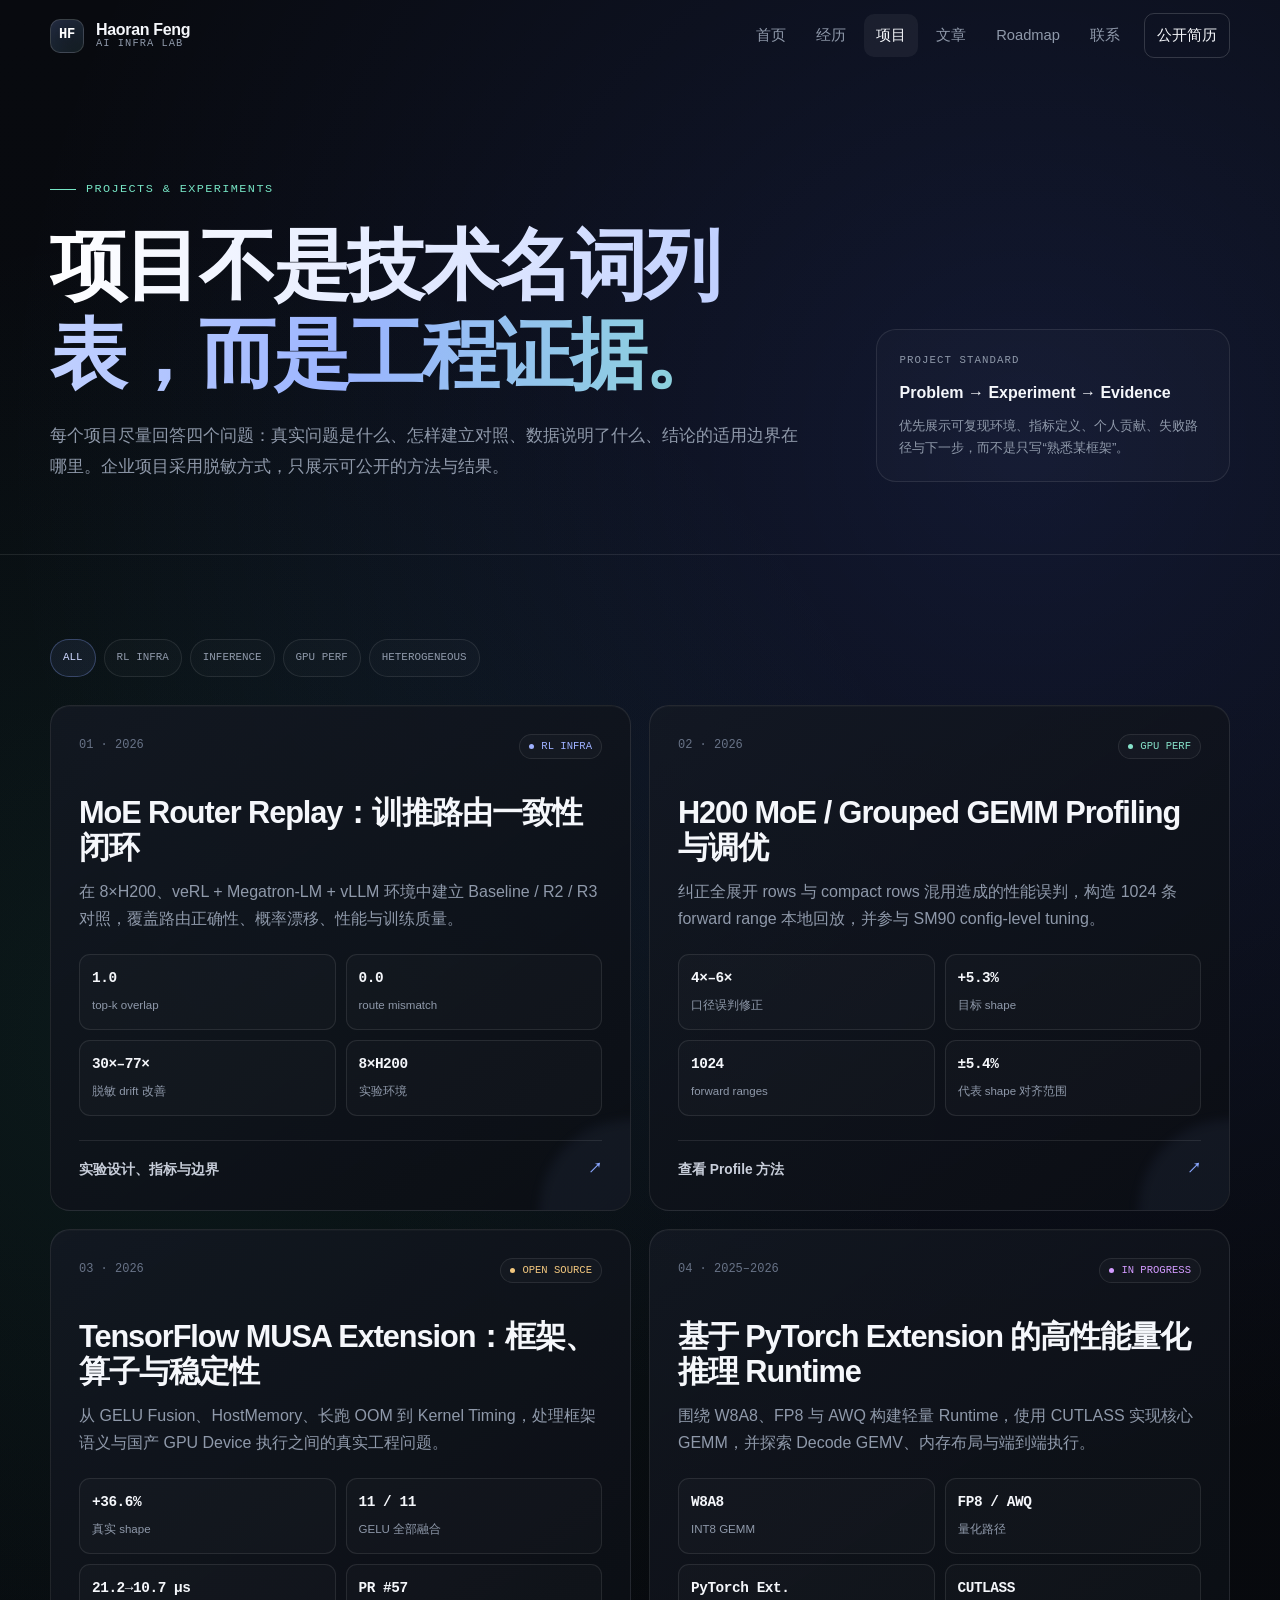
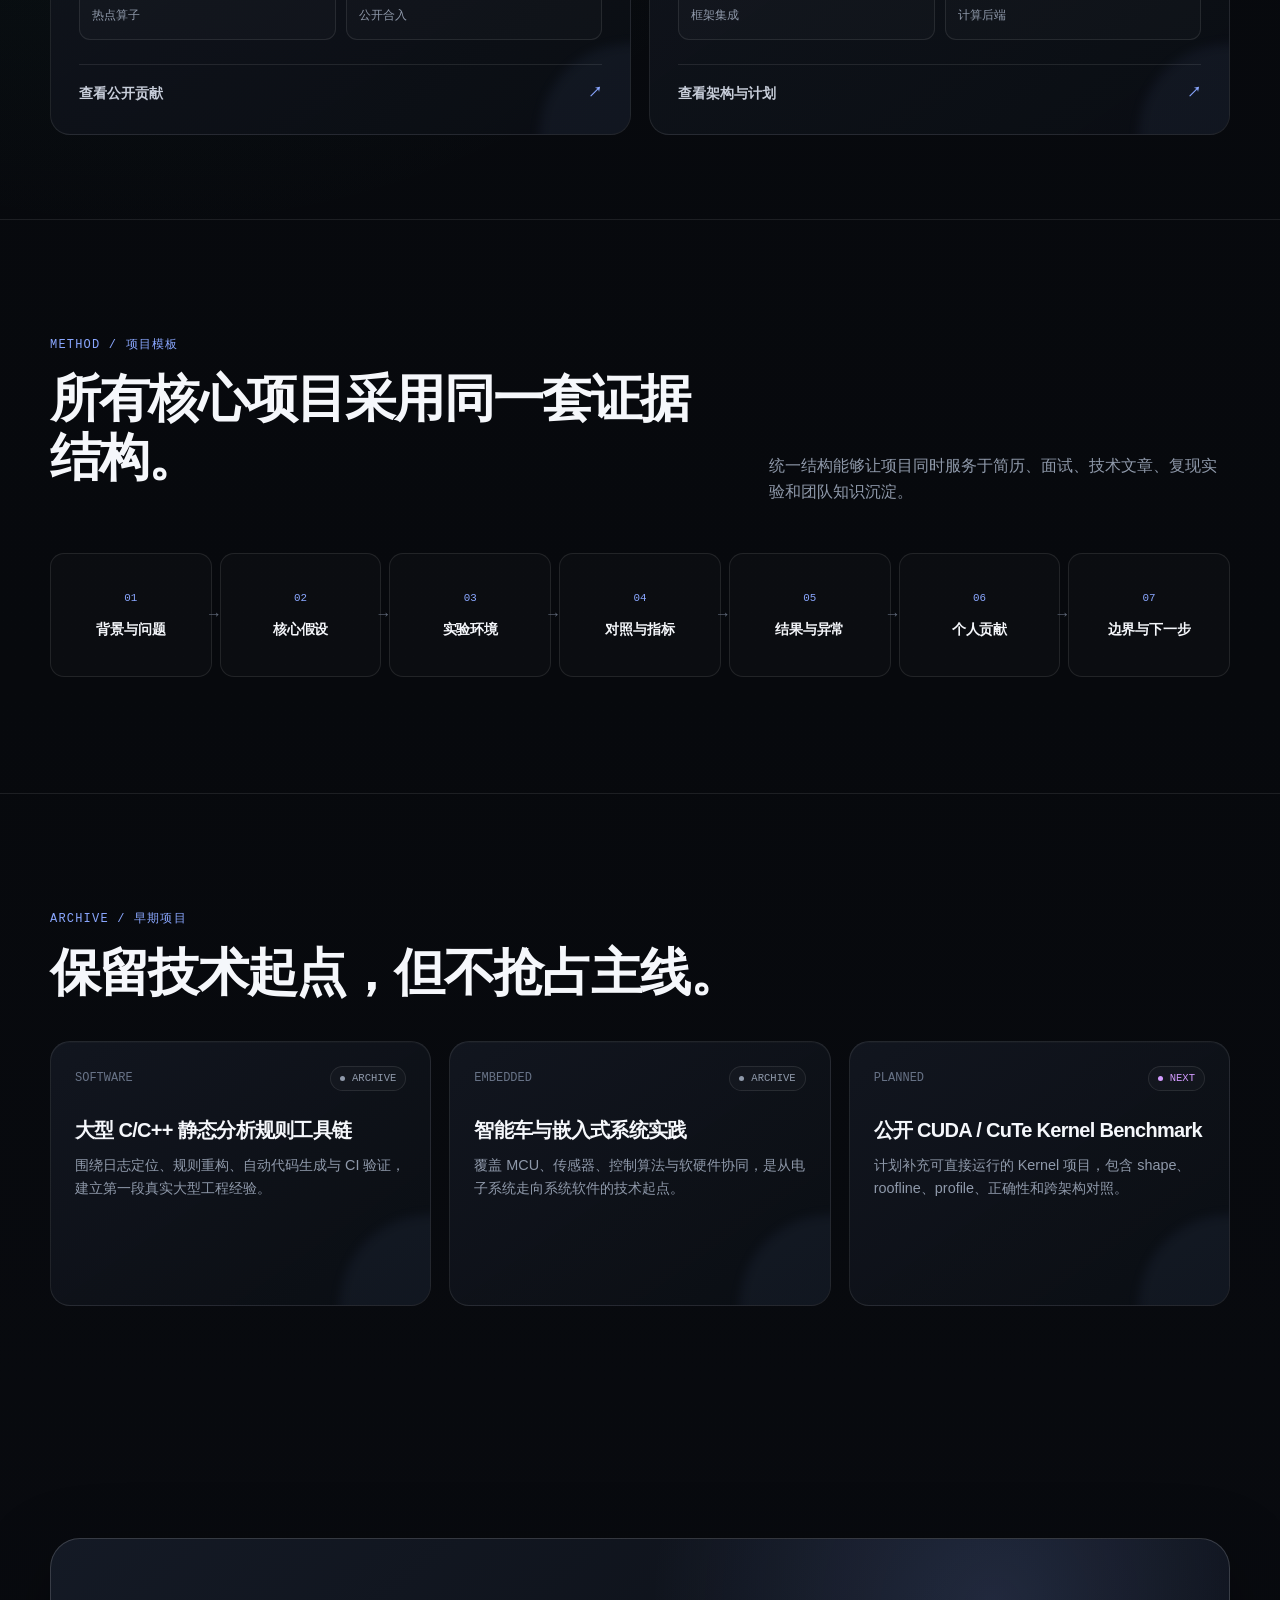
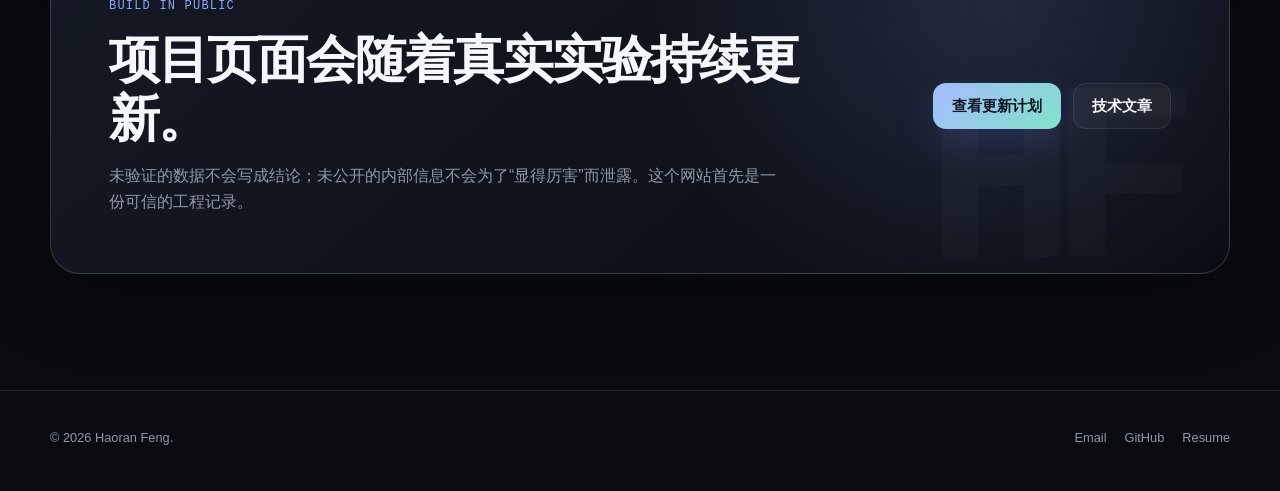
<file: projects.html>
<!doctype html>
<html lang="zh-CN">
<head>
  <meta charset="utf-8">
  <meta name="viewport" content="width=device-width, initial-scale=1">
  <meta name="description" content="冯浩然的 AI Infra、LLM 系统、GPU 性能与异构计算项目。">
  <meta name="theme-color" content="#07090d">
  <title>项目 — Haoran Feng</title>
  <link rel="icon" href="assets/favicon.svg" type="image/svg+xml">
  <link rel="stylesheet" href="styles.css">
  <script src="script.js" defer></script>
</head>
<body data-page="projects">
  <header class="site-header">
    <div class="shell header-inner">
      <a class="brand" href="index.html"><span class="brand-mark">HF</span><span class="brand-copy">Haoran Feng <small>AI Infra Lab</small></span></a>
      <button class="menu-toggle" type="button" aria-label="打开导航" aria-expanded="false"><span></span></button>
      <nav class="site-nav" aria-label="主导航">
        <a href="index.html" data-nav="home">首页</a><a href="experience.html" data-nav="experience">经历</a><a href="projects.html" data-nav="projects">项目</a><a href="writing.html" data-nav="writing">文章</a><a href="roadmap.html" data-nav="roadmap">Roadmap</a><a href="contact.html" data-nav="contact">联系</a><a class="nav-cta" href="resume.html" data-nav="resume">公开简历</a>
      </nav>
    </div>
  </header>

  <main>
    <section class="page-hero">
      <div class="shell page-hero-grid">
        <div class="reveal">
          <span class="eyebrow">Projects & Experiments</span>
          <h1><span class="gradient-text">项目不是技术名词列表，而是工程证据。</span></h1>
          <p class="page-lead">每个项目尽量回答四个问题：真实问题是什么、怎样建立对照、数据说明了什么、结论的适用边界在哪里。企业项目采用脱敏方式，只展示可公开的方法与结果。</p>
        </div>
        <aside class="page-aside reveal">
          <span class="page-aside-label">Project Standard</span>
          <strong>Problem → Experiment → Evidence</strong>
          <p>优先展示可复现环境、指标定义、个人贡献、失败路径与下一步，而不是只写“熟悉某框架”。</p>
        </aside>
      </div>
    </section>

    <section class="section compact section-line">
      <div class="shell">
        <div class="filter-bar reveal" aria-label="项目分类筛选">
          <button class="filter-button active" type="button" data-filter="all">ALL</button>
          <button class="filter-button" type="button" data-filter="rl">RL INFRA</button>
          <button class="filter-button" type="button" data-filter="inference">INFERENCE</button>
          <button class="filter-button" type="button" data-filter="gpu">GPU PERF</button>
          <button class="filter-button" type="button" data-filter="heterogeneous">HETEROGENEOUS</button>
        </div>

        <div class="card-grid">
          <a class="card project-card filter-item reveal" data-category="rl inference" href="projects/router-replay.html">
            <div class="card-top"><span class="project-number">01 · 2026</span><span class="badge research">RL INFRA</span></div>
            <h3>MoE Router Replay：训推路由一致性闭环</h3>
            <p>在 8×H200、veRL + Megatron-LM + vLLM 环境中建立 Baseline / R2 / R3 对照，覆盖路由正确性、概率漂移、性能与训练质量。</p>
            <div class="project-evidence"><div class="evidence-chip"><strong>1.0</strong><span>top-k overlap</span></div><div class="evidence-chip"><strong>0.0</strong><span>route mismatch</span></div><div class="evidence-chip"><strong>30×–77×</strong><span>脱敏 drift 改善</span></div><div class="evidence-chip"><strong>8×H200</strong><span>实验环境</span></div></div>
            <div class="card-footer-link"><span>实验设计、指标与边界</span><span>↗</span></div>
          </a>

          <a class="card project-card filter-item reveal" data-category="gpu inference" href="projects/gemm-profiling.html">
            <div class="card-top"><span class="project-number">02 · 2026</span><span class="badge engineering">GPU PERF</span></div>
            <h3>H200 MoE / Grouped GEMM Profiling 与调优</h3>
            <p>纠正全展开 rows 与 compact rows 混用造成的性能误判，构造 1024 条 forward range 本地回放，并参与 SM90 config-level tuning。</p>
            <div class="project-evidence"><div class="evidence-chip"><strong>4×–6×</strong><span>口径误判修正</span></div><div class="evidence-chip"><strong>+5.3%</strong><span>目标 shape</span></div><div class="evidence-chip"><strong>1024</strong><span>forward ranges</span></div><div class="evidence-chip"><strong>±5.4%</strong><span>代表 shape 对齐范围</span></div></div>
            <div class="card-footer-link"><span>查看 Profile 方法</span><span>↗</span></div>
          </a>

          <a class="card project-card filter-item reveal" data-category="heterogeneous gpu" href="projects/musa-extension.html">
            <div class="card-top"><span class="project-number">03 · 2026</span><span class="badge opensource">OPEN SOURCE</span></div>
            <h3>TensorFlow MUSA Extension：框架、算子与稳定性</h3>
            <p>从 GELU Fusion、HostMemory、长跑 OOM 到 Kernel Timing，处理框架语义与国产 GPU Device 执行之间的真实工程问题。</p>
            <div class="project-evidence"><div class="evidence-chip"><strong>+36.6%</strong><span>真实 shape</span></div><div class="evidence-chip"><strong>11 / 11</strong><span>GELU 全部融合</span></div><div class="evidence-chip"><strong>21.2→10.7 μs</strong><span>热点算子</span></div><div class="evidence-chip"><strong>PR #57</strong><span>公开合入</span></div></div>
            <div class="card-footer-link"><span>查看公开贡献</span><span>↗</span></div>
          </a>

          <a class="card project-card filter-item reveal" data-category="inference gpu" href="projects/quant-runtime.html">
            <div class="card-top"><span class="project-number">04 · 2025–2026</span><span class="badge progress">IN PROGRESS</span></div>
            <h3>基于 PyTorch Extension 的高性能量化推理 Runtime</h3>
            <p>围绕 W8A8、FP8 与 AWQ 构建轻量 Runtime，使用 CUTLASS 实现核心 GEMM，并探索 Decode GEMV、内存布局与端到端执行。</p>
            <div class="project-evidence"><div class="evidence-chip"><strong>W8A8</strong><span>INT8 GEMM</span></div><div class="evidence-chip"><strong>FP8 / AWQ</strong><span>量化路径</span></div><div class="evidence-chip"><strong>PyTorch Ext.</strong><span>框架集成</span></div><div class="evidence-chip"><strong>CUTLASS</strong><span>计算后端</span></div></div>
            <div class="card-footer-link"><span>查看架构与计划</span><span>↗</span></div>
          </a>
        </div>
      </div>
    </section>

    <section class="section section-line">
      <div class="shell">
        <div class="section-head reveal">
          <div><span class="section-kicker">Method / 项目模板</span><h2>所有核心项目采用同一套证据结构。</h2></div>
          <p>统一结构能够让项目同时服务于简历、面试、技术文章、复现实验和团队知识沉淀。</p>
        </div>
        <div class="loop reveal">
          <div class="loop-step"><span>01</span><strong>背景与问题</strong></div>
          <div class="loop-step"><span>02</span><strong>核心假设</strong></div>
          <div class="loop-step"><span>03</span><strong>实验环境</strong></div>
          <div class="loop-step"><span>04</span><strong>对照与指标</strong></div>
          <div class="loop-step"><span>05</span><strong>结果与异常</strong></div>
          <div class="loop-step"><span>06</span><strong>个人贡献</strong></div>
          <div class="loop-step"><span>07</span><strong>边界与下一步</strong></div>
        </div>
      </div>
    </section>

    <section class="section section-line">
      <div class="shell">
        <div class="section-title-row reveal">
          <div><span class="section-kicker">Archive / 早期项目</span><h2>保留技术起点，但不抢占主线。</h2></div>
        </div>
        <div class="card-grid three">
          <article class="card article-card reveal">
            <div class="article-meta"><span class="project-number">SOFTWARE</span><span class="badge planned">ARCHIVE</span></div>
            <h3>大型 C/C++ 静态分析规则工具链</h3>
            <p>围绕日志定位、规则重构、自动代码生成与 CI 验证，建立第一段真实大型工程经验。</p>
          </article>
          <article class="card article-card reveal">
            <div class="article-meta"><span class="project-number">EMBEDDED</span><span class="badge planned">ARCHIVE</span></div>
            <h3>智能车与嵌入式系统实践</h3>
            <p>覆盖 MCU、传感器、控制算法与软硬件协同，是从电子系统走向系统软件的技术起点。</p>
          </article>
          <article class="card article-card reveal">
            <div class="article-meta"><span class="project-number">PLANNED</span><span class="badge progress">NEXT</span></div>
            <h3>公开 CUDA / CuTe Kernel Benchmark</h3>
            <p>计划补充可直接运行的 Kernel 项目，包含 shape、roofline、profile、正确性和跨架构对照。</p>
          </article>
        </div>
      </div>
    </section>

    <section class="section">
      <div class="shell">
        <div class="cta-panel reveal">
          <div><span class="section-kicker">Build in Public</span><h2>项目页面会随着真实实验持续更新。</h2><p>未验证的数据不会写成结论；未公开的内部信息不会为了“显得厉害”而泄露。这个网站首先是一份可信的工程记录。</p></div>
          <div class="button-row"><a class="button primary" href="roadmap.html">查看更新计划</a><a class="button" href="writing.html">技术文章</a></div>
        </div>
      </div>
    </section>
  </main>

  <footer class="site-footer"><div class="shell footer-inner"><span>© <span data-year></span> Haoran Feng.</span><div class="footer-links"><a href="mailto:225010160@link.cuhk.edu.cn">Email</a><a href="https://github.com/XFDG" target="_blank" rel="noreferrer">GitHub</a><a href="resume.html">Resume</a></div></div></footer>
</body>
</html>
</file>
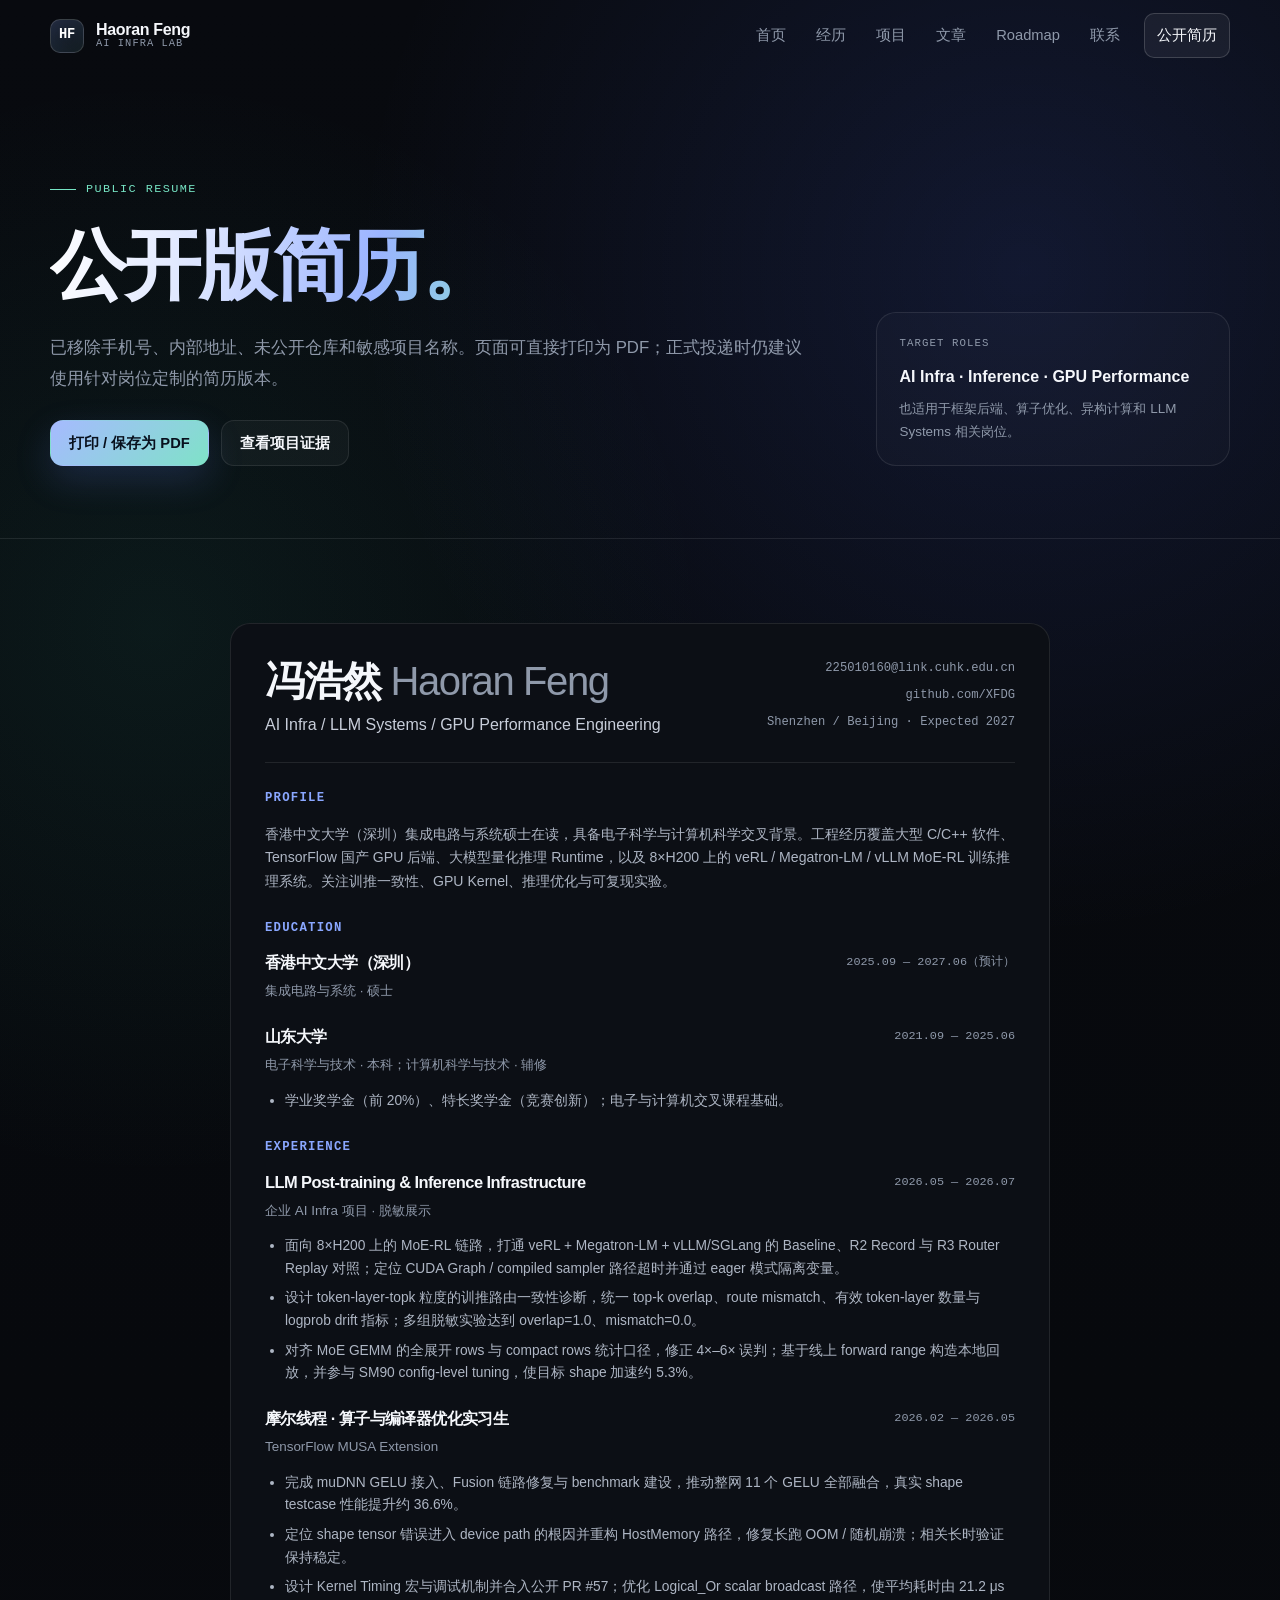
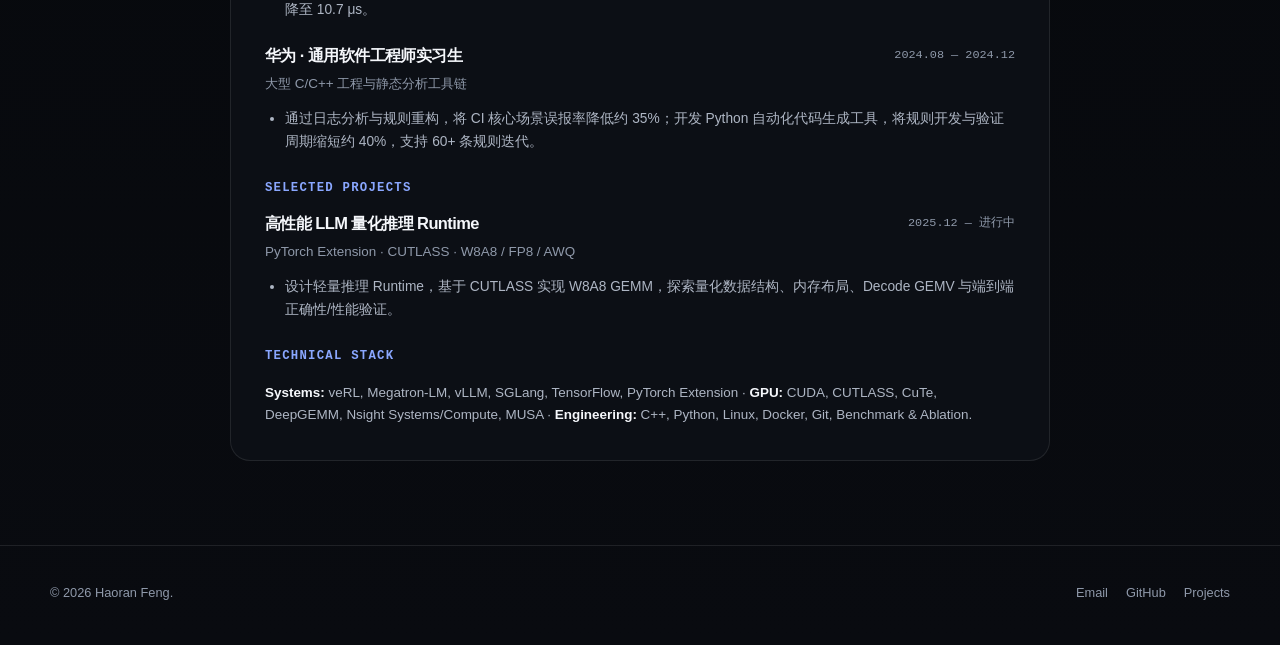
<file: resume.html>
<!doctype html>
<html lang="zh-CN">
<head>
  <meta charset="utf-8">
  <meta name="viewport" content="width=device-width, initial-scale=1">
  <meta name="description" content="冯浩然公开版 AI Infra 简历。">
  <meta name="theme-color" content="#07090d">
  <title>公开简历 — Haoran Feng</title>
  <link rel="icon" href="assets/favicon.svg" type="image/svg+xml">
  <link rel="stylesheet" href="styles.css">
  <script src="script.js" defer></script>
</head>
<body data-page="resume">
  <header class="site-header">
    <div class="shell header-inner">
      <a class="brand" href="index.html"><span class="brand-mark">HF</span><span class="brand-copy">Haoran Feng <small>AI Infra Lab</small></span></a>
      <button class="menu-toggle" type="button" aria-label="打开导航" aria-expanded="false"><span></span></button>
      <nav class="site-nav" aria-label="主导航">
        <a href="index.html" data-nav="home">首页</a><a href="experience.html" data-nav="experience">经历</a><a href="projects.html" data-nav="projects">项目</a><a href="writing.html" data-nav="writing">文章</a><a href="roadmap.html" data-nav="roadmap">Roadmap</a><a href="contact.html" data-nav="contact">联系</a><a class="nav-cta" href="resume.html" data-nav="resume">公开简历</a>
      </nav>
    </div>
  </header>

  <main>
    <section class="page-hero print-hidden">
      <div class="shell page-hero-grid">
        <div class="reveal">
          <span class="eyebrow">Public Resume</span>
          <h1><span class="gradient-text">公开版简历。</span></h1>
          <p class="page-lead">已移除手机号、内部地址、未公开仓库和敏感项目名称。页面可直接打印为 PDF；正式投递时仍建议使用针对岗位定制的简历版本。</p>
          <div class="button-row" style="margin-top:26px"><button class="button primary" type="button" onclick="window.print()">打印 / 保存为 PDF</button><a class="button" href="projects.html">查看项目证据</a></div>
        </div>
        <aside class="page-aside reveal"><span class="page-aside-label">Target Roles</span><strong>AI Infra · Inference · GPU Performance</strong><p>也适用于框架后端、算子优化、异构计算和 LLM Systems 相关岗位。</p></aside>
      </div>
    </section>

    <section class="section compact section-line">
      <div class="narrow">
        <article class="resume-sheet reveal">
          <header class="resume-header">
            <div>
              <h1>冯浩然 <span style="color:var(--muted);font-weight:500">Haoran Feng</span></h1>
              <p style="margin:0">AI Infra / LLM Systems / GPU Performance Engineering</p>
            </div>
            <div class="resume-contact">
              <a href="mailto:225010160@link.cuhk.edu.cn">225010160@link.cuhk.edu.cn</a>
              <a href="https://github.com/XFDG" target="_blank" rel="noreferrer">github.com/XFDG</a>
              <span>Shenzhen / Beijing · Expected 2027</span>
            </div>
          </header>

          <section class="resume-section">
            <h2>Profile</h2>
            <p style="font-size:.88rem;margin:0;color:#aeb6c4">香港中文大学（深圳）集成电路与系统硕士在读，具备电子科学与计算机科学交叉背景。工程经历覆盖大型 C/C++ 软件、TensorFlow 国产 GPU 后端、大模型量化推理 Runtime，以及 8×H200 上的 veRL / Megatron-LM / vLLM MoE-RL 训练推理系统。关注训推一致性、GPU Kernel、推理优化与可复现实验。</p>
          </section>

          <section class="resume-section">
            <h2>Education</h2>
            <div class="resume-entry">
              <div class="resume-entry-head"><div><h3>香港中文大学（深圳）</h3><span class="sub">集成电路与系统 · 硕士</span></div><span class="date">2025.09 — 2027.06（预计）</span></div>
            </div>
            <div class="resume-entry">
              <div class="resume-entry-head"><div><h3>山东大学</h3><span class="sub">电子科学与技术 · 本科；计算机科学与技术 · 辅修</span></div><span class="date">2021.09 — 2025.06</span></div>
              <ul><li>学业奖学金（前 20%）、特长奖学金（竞赛创新）；电子与计算机交叉课程基础。</li></ul>
            </div>
          </section>

          <section class="resume-section">
            <h2>Experience</h2>
            <div class="resume-entry">
              <div class="resume-entry-head"><div><h3>LLM Post-training & Inference Infrastructure</h3><span class="sub">企业 AI Infra 项目 · 脱敏展示</span></div><span class="date">2026.05 — 2026.07</span></div>
              <ul>
                <li>面向 8×H200 上的 MoE-RL 链路，打通 veRL + Megatron-LM + vLLM/SGLang 的 Baseline、R2 Record 与 R3 Router Replay 对照；定位 CUDA Graph / compiled sampler 路径超时并通过 eager 模式隔离变量。</li>
                <li>设计 token-layer-topk 粒度的训推路由一致性诊断，统一 top-k overlap、route mismatch、有效 token-layer 数量与 logprob drift 指标；多组脱敏实验达到 overlap=1.0、mismatch=0.0。</li>
                <li>对齐 MoE GEMM 的全展开 rows 与 compact rows 统计口径，修正 4×–6× 误判；基于线上 forward range 构造本地回放，并参与 SM90 config-level tuning，使目标 shape 加速约 5.3%。</li>
              </ul>
            </div>

            <div class="resume-entry">
              <div class="resume-entry-head"><div><h3>摩尔线程 · 算子与编译器优化实习生</h3><span class="sub">TensorFlow MUSA Extension</span></div><span class="date">2026.02 — 2026.05</span></div>
              <ul>
                <li>完成 muDNN GELU 接入、Fusion 链路修复与 benchmark 建设，推动整网 11 个 GELU 全部融合，真实 shape testcase 性能提升约 36.6%。</li>
                <li>定位 shape tensor 错误进入 device path 的根因并重构 HostMemory 路径，修复长跑 OOM / 随机崩溃；相关长时验证保持稳定。</li>
                <li>设计 Kernel Timing 宏与调试机制并合入公开 PR #57；优化 Logical_Or scalar broadcast 路径，使平均耗时由 21.2 μs 降至 10.7 μs。</li>
              </ul>
            </div>

            <div class="resume-entry">
              <div class="resume-entry-head"><div><h3>华为 · 通用软件工程师实习生</h3><span class="sub">大型 C/C++ 工程与静态分析工具链</span></div><span class="date">2024.08 — 2024.12</span></div>
              <ul>
                <li>通过日志分析与规则重构，将 CI 核心场景误报率降低约 35%；开发 Python 自动化代码生成工具，将规则开发与验证周期缩短约 40%，支持 60+ 条规则迭代。</li>
              </ul>
            </div>
          </section>

          <section class="resume-section">
            <h2>Selected Projects</h2>
            <div class="resume-entry">
              <div class="resume-entry-head"><div><h3>高性能 LLM 量化推理 Runtime</h3><span class="sub">PyTorch Extension · CUTLASS · W8A8 / FP8 / AWQ</span></div><span class="date">2025.12 — 进行中</span></div>
              <ul><li>设计轻量推理 Runtime，基于 CUTLASS 实现 W8A8 GEMM，探索量化数据结构、内存布局、Decode GEMV 与端到端正确性/性能验证。</li></ul>
            </div>
          </section>

          <section class="resume-section">
            <h2>Technical Stack</h2>
            <p style="font-size:.84rem;margin:0;color:#aeb6c4"><strong style="color:#f5f7fb">Systems:</strong> veRL, Megatron-LM, vLLM, SGLang, TensorFlow, PyTorch Extension · <strong style="color:#f5f7fb">GPU:</strong> CUDA, CUTLASS, CuTe, DeepGEMM, Nsight Systems/Compute, MUSA · <strong style="color:#f5f7fb">Engineering:</strong> C++, Python, Linux, Docker, Git, Benchmark & Ablation.</p>
          </section>
        </article>
      </div>
    </section>
  </main>

  <footer class="site-footer print-hidden"><div class="shell footer-inner"><span>© <span data-year></span> Haoran Feng.</span><div class="footer-links"><a href="mailto:225010160@link.cuhk.edu.cn">Email</a><a href="https://github.com/XFDG" target="_blank" rel="noreferrer">GitHub</a><a href="projects.html">Projects</a></div></div></footer>
</body>
</html>
</file>
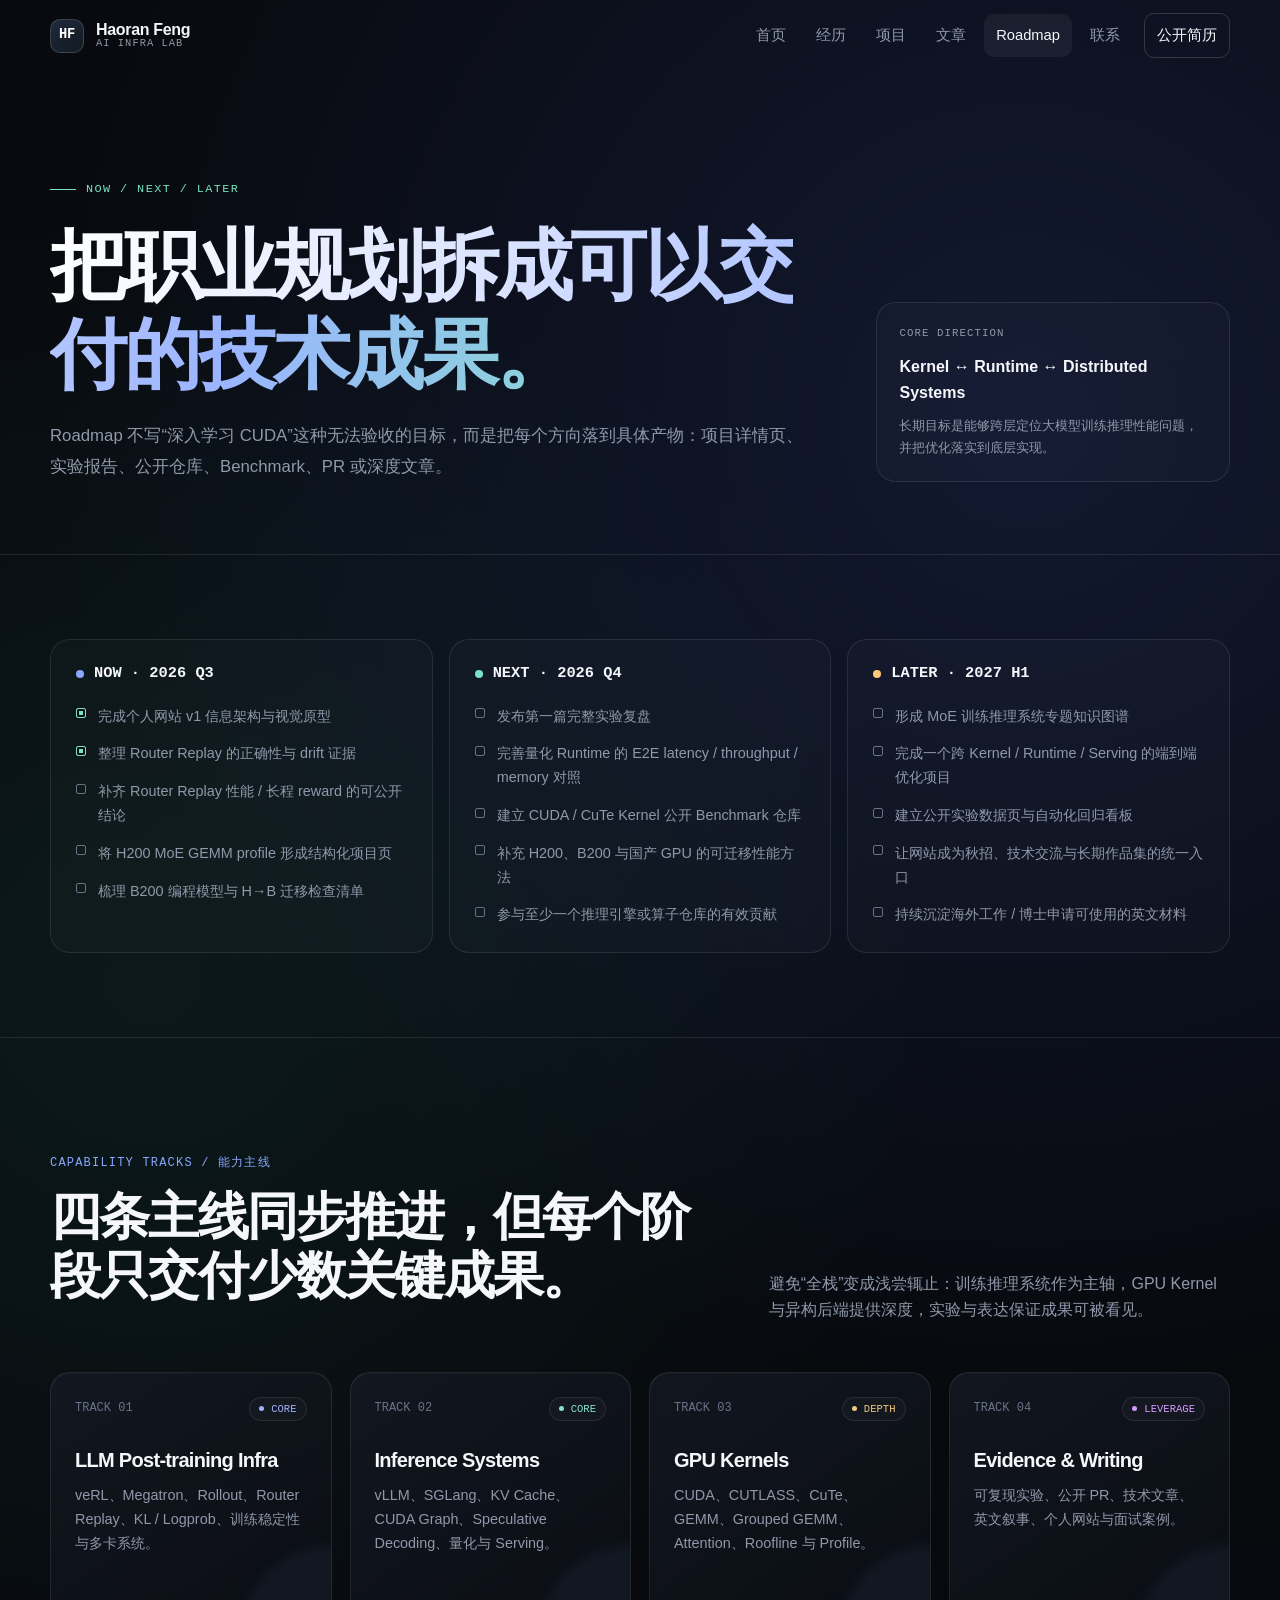
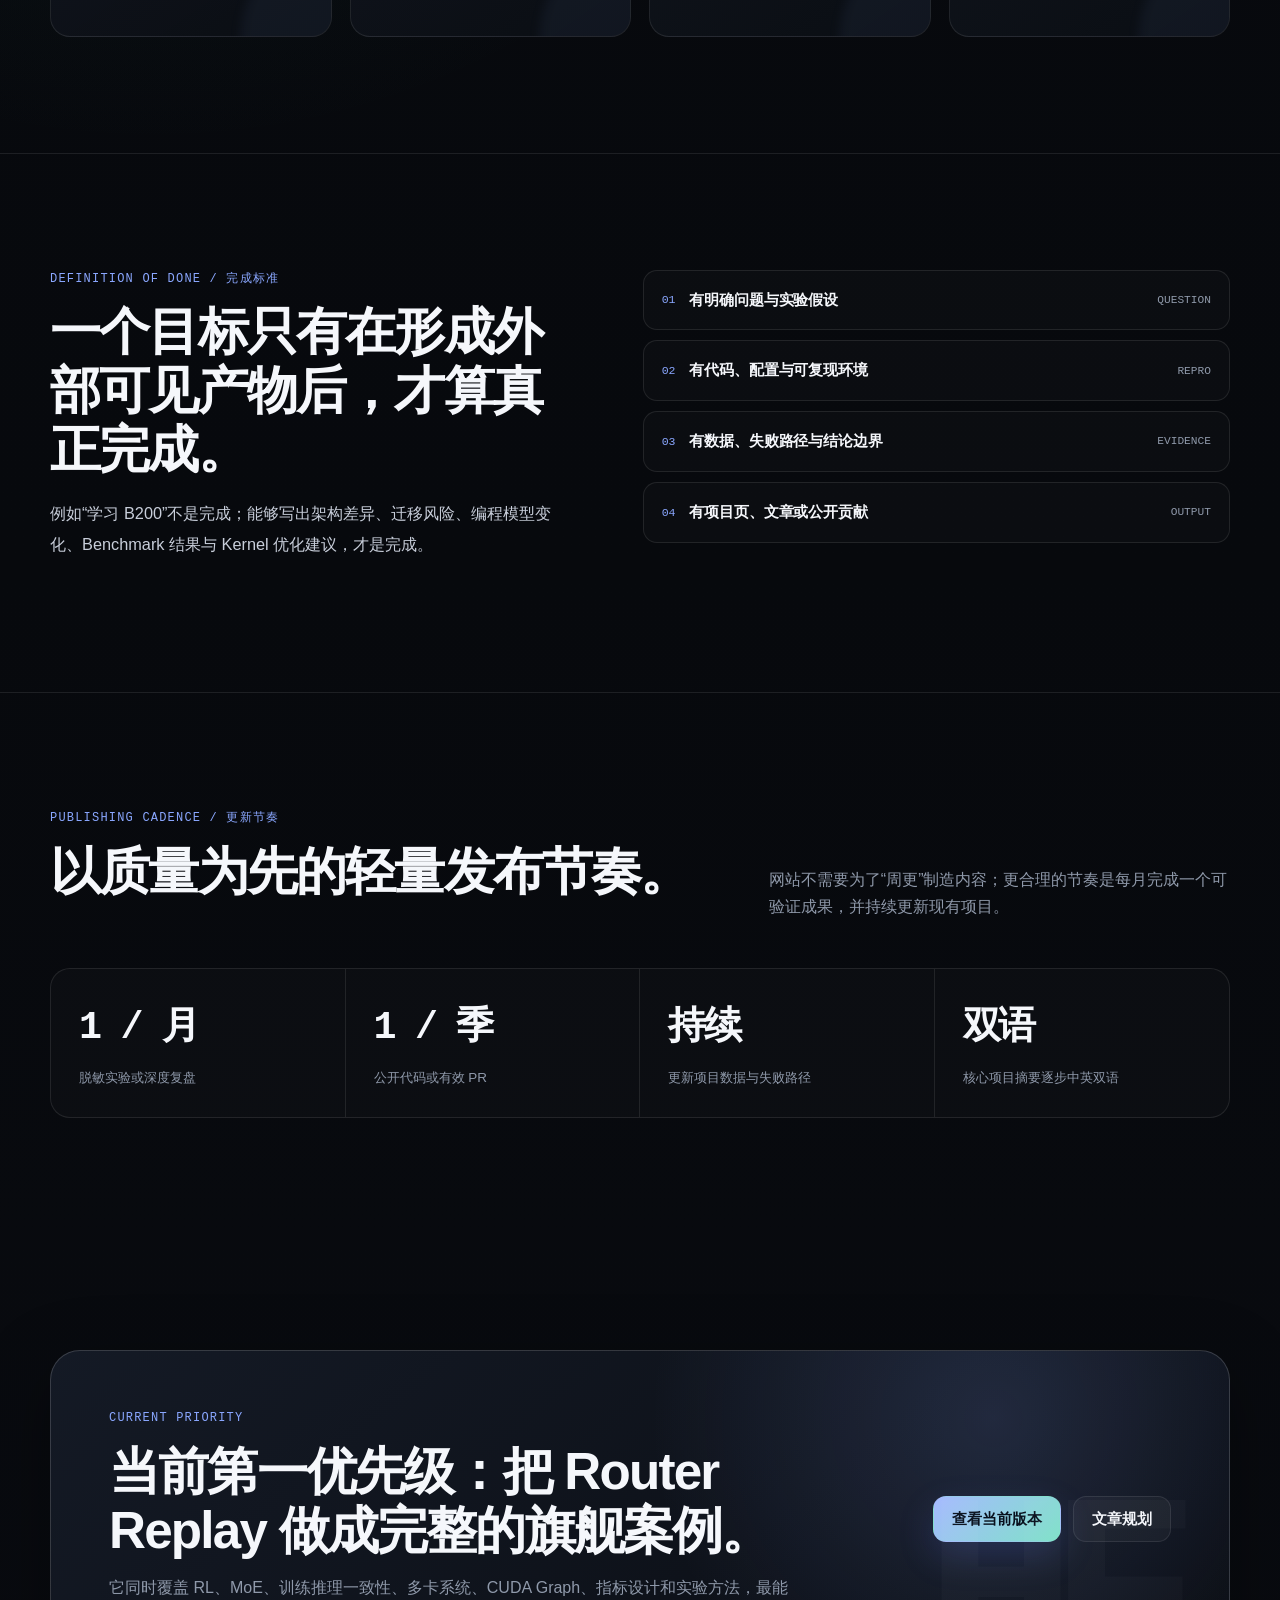
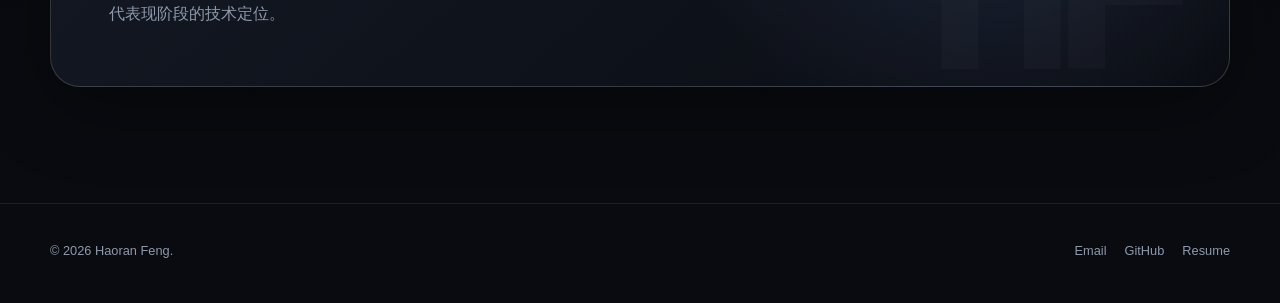
<file: roadmap.html>
<!doctype html>
<html lang="zh-CN">
<head>
  <meta charset="utf-8">
  <meta name="viewport" content="width=device-width, initial-scale=1">
  <meta name="description" content="冯浩然的 AI Infra 学习、项目与内容发布 Roadmap。">
  <meta name="theme-color" content="#07090d">
  <title>Roadmap — Haoran Feng</title>
  <link rel="icon" href="assets/favicon.svg" type="image/svg+xml">
  <link rel="stylesheet" href="styles.css">
  <script src="script.js" defer></script>
</head>
<body data-page="roadmap">
  <header class="site-header">
    <div class="shell header-inner">
      <a class="brand" href="index.html"><span class="brand-mark">HF</span><span class="brand-copy">Haoran Feng <small>AI Infra Lab</small></span></a>
      <button class="menu-toggle" type="button" aria-label="打开导航" aria-expanded="false"><span></span></button>
      <nav class="site-nav" aria-label="主导航">
        <a href="index.html" data-nav="home">首页</a><a href="experience.html" data-nav="experience">经历</a><a href="projects.html" data-nav="projects">项目</a><a href="writing.html" data-nav="writing">文章</a><a href="roadmap.html" data-nav="roadmap">Roadmap</a><a href="contact.html" data-nav="contact">联系</a><a class="nav-cta" href="resume.html" data-nav="resume">公开简历</a>
      </nav>
    </div>
  </header>

  <main>
    <section class="page-hero">
      <div class="shell page-hero-grid">
        <div class="reveal">
          <span class="eyebrow">Now / Next / Later</span>
          <h1><span class="gradient-text">把职业规划拆成可以交付的技术成果。</span></h1>
          <p class="page-lead">Roadmap 不写“深入学习 CUDA”这种无法验收的目标，而是把每个方向落到具体产物：项目详情页、实验报告、公开仓库、Benchmark、PR 或深度文章。</p>
        </div>
        <aside class="page-aside reveal">
          <span class="page-aside-label">Core Direction</span>
          <strong>Kernel ↔ Runtime ↔ Distributed Systems</strong>
          <p>长期目标是能够跨层定位大模型训练推理性能问题，并把优化落实到底层实现。</p>
        </aside>
      </div>
    </section>

    <section class="section compact section-line">
      <div class="shell">
        <div class="roadmap-grid">
          <div class="roadmap-column reveal">
            <h3>NOW · 2026 Q3</h3>
            <ul class="check-list">
              <li class="done">完成个人网站 v1 信息架构与视觉原型</li>
              <li class="done">整理 Router Replay 的正确性与 drift 证据</li>
              <li>补齐 Router Replay 性能 / 长程 reward 的可公开结论</li>
              <li>将 H200 MoE GEMM profile 形成结构化项目页</li>
              <li>梳理 B200 编程模型与 H→B 迁移检查清单</li>
            </ul>
          </div>
          <div class="roadmap-column reveal">
            <h3>NEXT · 2026 Q4</h3>
            <ul class="check-list">
              <li>发布第一篇完整实验复盘</li>
              <li>完善量化 Runtime 的 E2E latency / throughput / memory 对照</li>
              <li>建立 CUDA / CuTe Kernel 公开 Benchmark 仓库</li>
              <li>补充 H200、B200 与国产 GPU 的可迁移性能方法</li>
              <li>参与至少一个推理引擎或算子仓库的有效贡献</li>
            </ul>
          </div>
          <div class="roadmap-column reveal">
            <h3>LATER · 2027 H1</h3>
            <ul class="check-list">
              <li>形成 MoE 训练推理系统专题知识图谱</li>
              <li>完成一个跨 Kernel / Runtime / Serving 的端到端优化项目</li>
              <li>建立公开实验数据页与自动化回归看板</li>
              <li>让网站成为秋招、技术交流与长期作品集的统一入口</li>
              <li>持续沉淀海外工作 / 博士申请可使用的英文材料</li>
            </ul>
          </div>
        </div>
      </div>
    </section>

    <section class="section section-line">
      <div class="shell">
        <div class="section-head reveal">
          <div><span class="section-kicker">Capability Tracks / 能力主线</span><h2>四条主线同步推进，但每个阶段只交付少数关键成果。</h2></div>
          <p>避免“全栈”变成浅尝辄止：训练推理系统作为主轴，GPU Kernel 与异构后端提供深度，实验与表达保证成果可被看见。</p>
        </div>
        <div class="card-grid four">
          <article class="card article-card reveal">
            <div class="article-meta"><span class="project-number">TRACK 01</span><span class="badge research">CORE</span></div>
            <h3>LLM Post-training Infra</h3>
            <p>veRL、Megatron、Rollout、Router Replay、KL / Logprob、训练稳定性与多卡系统。</p>
          </article>
          <article class="card article-card reveal">
            <div class="article-meta"><span class="project-number">TRACK 02</span><span class="badge engineering">CORE</span></div>
            <h3>Inference Systems</h3>
            <p>vLLM、SGLang、KV Cache、CUDA Graph、Speculative Decoding、量化与 Serving。</p>
          </article>
          <article class="card article-card reveal">
            <div class="article-meta"><span class="project-number">TRACK 03</span><span class="badge opensource">DEPTH</span></div>
            <h3>GPU Kernels</h3>
            <p>CUDA、CUTLASS、CuTe、GEMM、Grouped GEMM、Attention、Roofline 与 Profile。</p>
          </article>
          <article class="card article-card reveal">
            <div class="article-meta"><span class="project-number">TRACK 04</span><span class="badge progress">LEVERAGE</span></div>
            <h3>Evidence & Writing</h3>
            <p>可复现实验、公开 PR、技术文章、英文叙事、个人网站与面试案例。</p>
          </article>
        </div>
      </div>
    </section>

    <section class="section section-line">
      <div class="shell intro-grid">
        <div class="intro-copy reveal">
          <span class="section-kicker">Definition of Done / 完成标准</span>
          <h2>一个目标只有在形成外部可见产物后，才算真正完成。</h2>
          <p>例如“学习 B200”不是完成；能够写出架构差异、迁移风险、编程模型变化、Benchmark 结果与 Kernel 优化建议，才是完成。</p>
        </div>
        <div class="focus-list reveal">
          <div class="focus-item"><span class="focus-index">01</span><strong>有明确问题与实验假设</strong><small>QUESTION</small></div>
          <div class="focus-item"><span class="focus-index">02</span><strong>有代码、配置与可复现环境</strong><small>REPRO</small></div>
          <div class="focus-item"><span class="focus-index">03</span><strong>有数据、失败路径与结论边界</strong><small>EVIDENCE</small></div>
          <div class="focus-item"><span class="focus-index">04</span><strong>有项目页、文章或公开贡献</strong><small>OUTPUT</small></div>
        </div>
      </div>
    </section>

    <section class="section section-line">
      <div class="shell">
        <div class="section-head reveal">
          <div><span class="section-kicker">Publishing Cadence / 更新节奏</span><h2>以质量为先的轻量发布节奏。</h2></div>
          <p>网站不需要为了“周更”制造内容；更合理的节奏是每月完成一个可验证成果，并持续更新现有项目。</p>
        </div>
        <div class="stats-grid reveal">
          <div class="stat"><span class="stat-value">1 / 月</span><span class="stat-label">脱敏实验或深度复盘</span></div>
          <div class="stat"><span class="stat-value">1 / 季</span><span class="stat-label">公开代码或有效 PR</span></div>
          <div class="stat"><span class="stat-value">持续</span><span class="stat-label">更新项目数据与失败路径</span></div>
          <div class="stat"><span class="stat-value">双语</span><span class="stat-label">核心项目摘要逐步中英双语</span></div>
        </div>
      </div>
    </section>

    <section class="section">
      <div class="shell">
        <div class="cta-panel reveal">
          <div><span class="section-kicker">Current Priority</span><h2>当前第一优先级：把 Router Replay 做成完整的旗舰案例。</h2><p>它同时覆盖 RL、MoE、训练推理一致性、多卡系统、CUDA Graph、指标设计和实验方法，最能代表现阶段的技术定位。</p></div>
          <div class="button-row"><a class="button primary" href="projects/router-replay.html">查看当前版本</a><a class="button" href="writing.html#router-replay-note">文章规划</a></div>
        </div>
      </div>
    </section>
  </main>

  <footer class="site-footer"><div class="shell footer-inner"><span>© <span data-year></span> Haoran Feng.</span><div class="footer-links"><a href="mailto:225010160@link.cuhk.edu.cn">Email</a><a href="https://github.com/XFDG" target="_blank" rel="noreferrer">GitHub</a><a href="resume.html">Resume</a></div></div></footer>
</body>
</html>
</file>
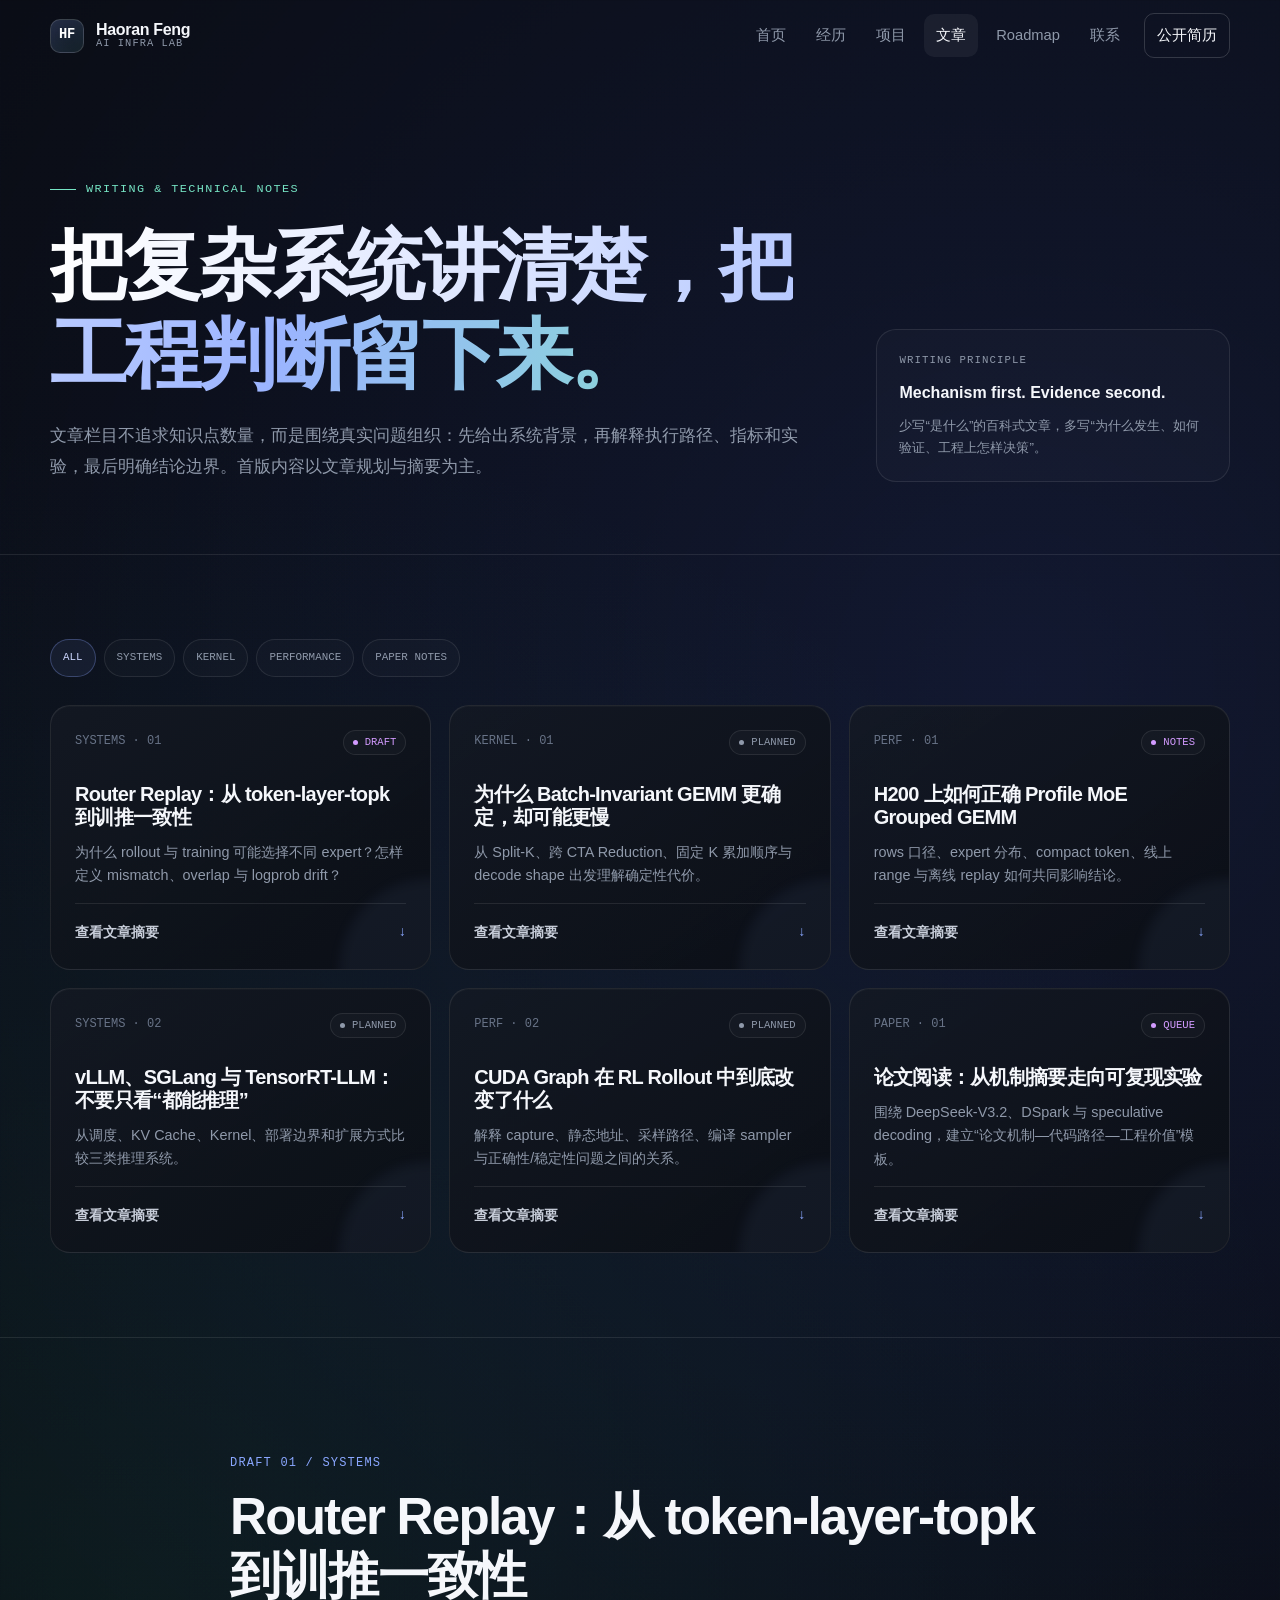
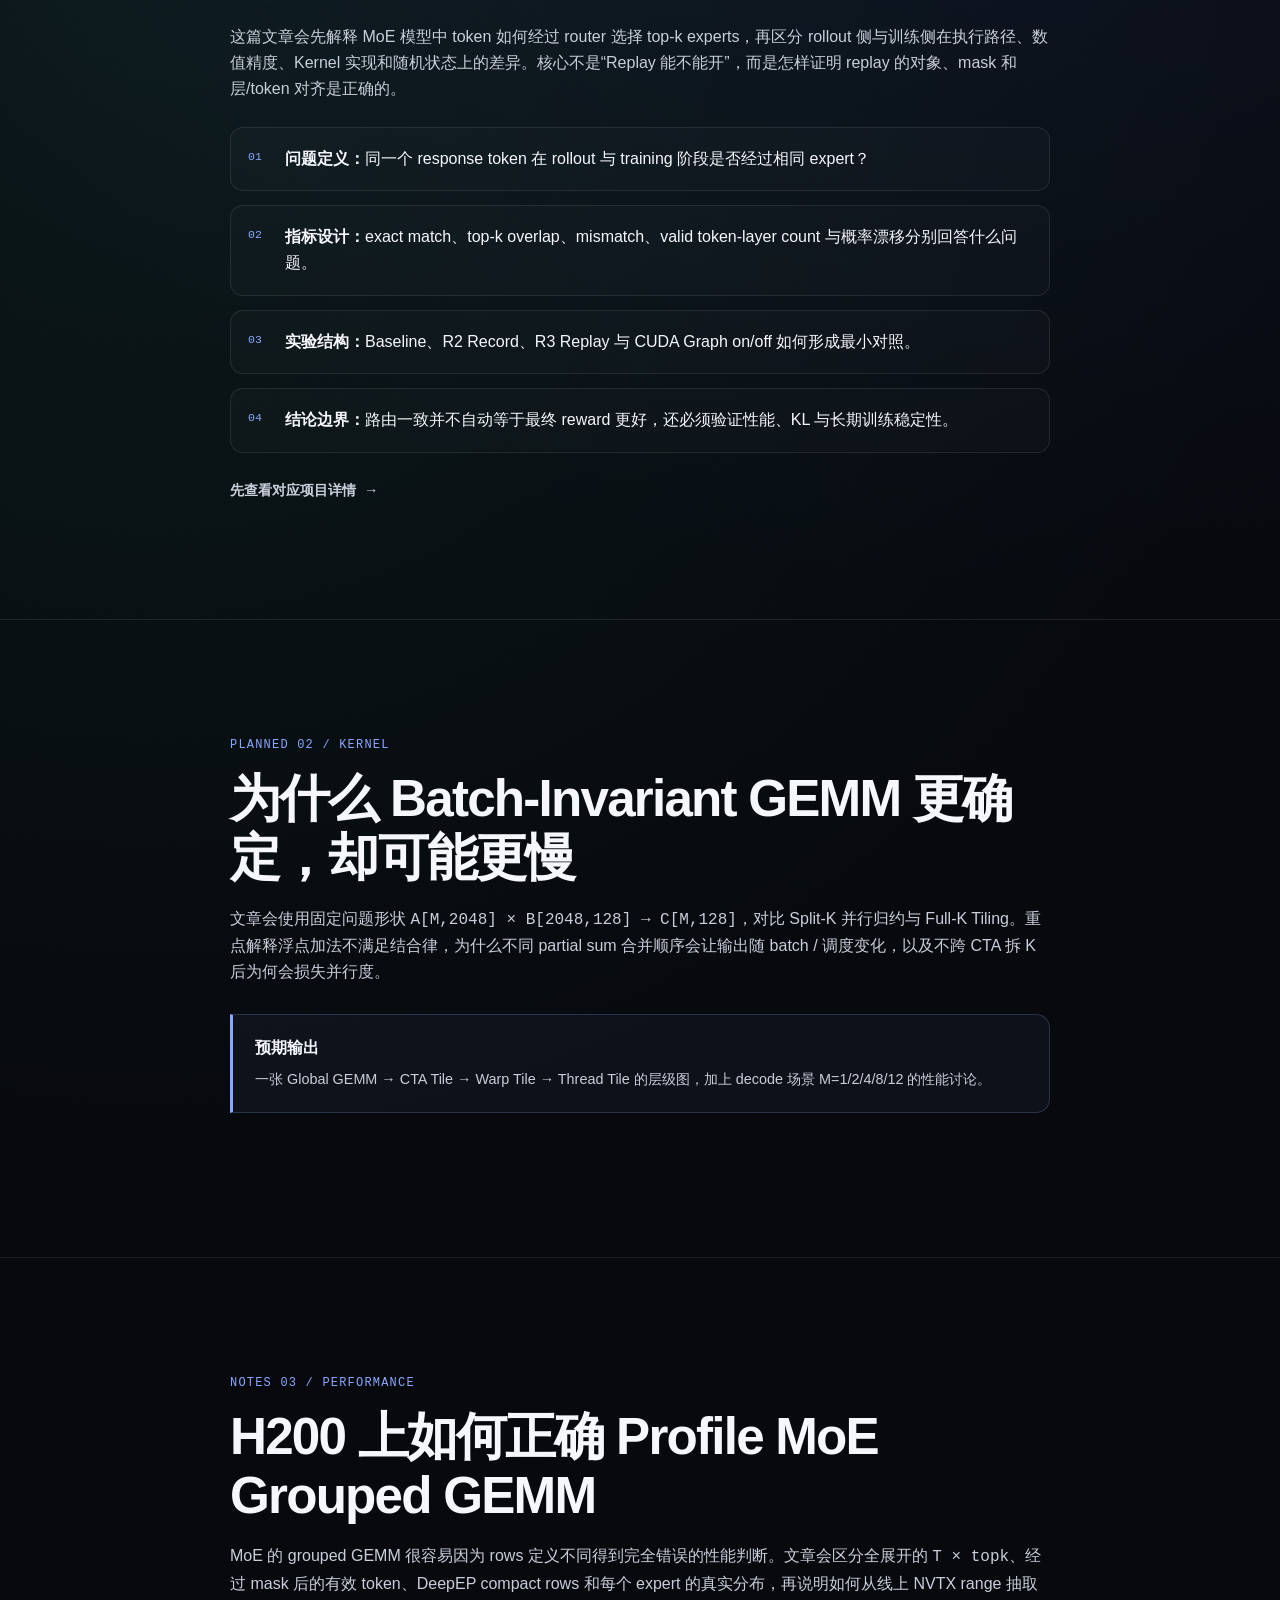
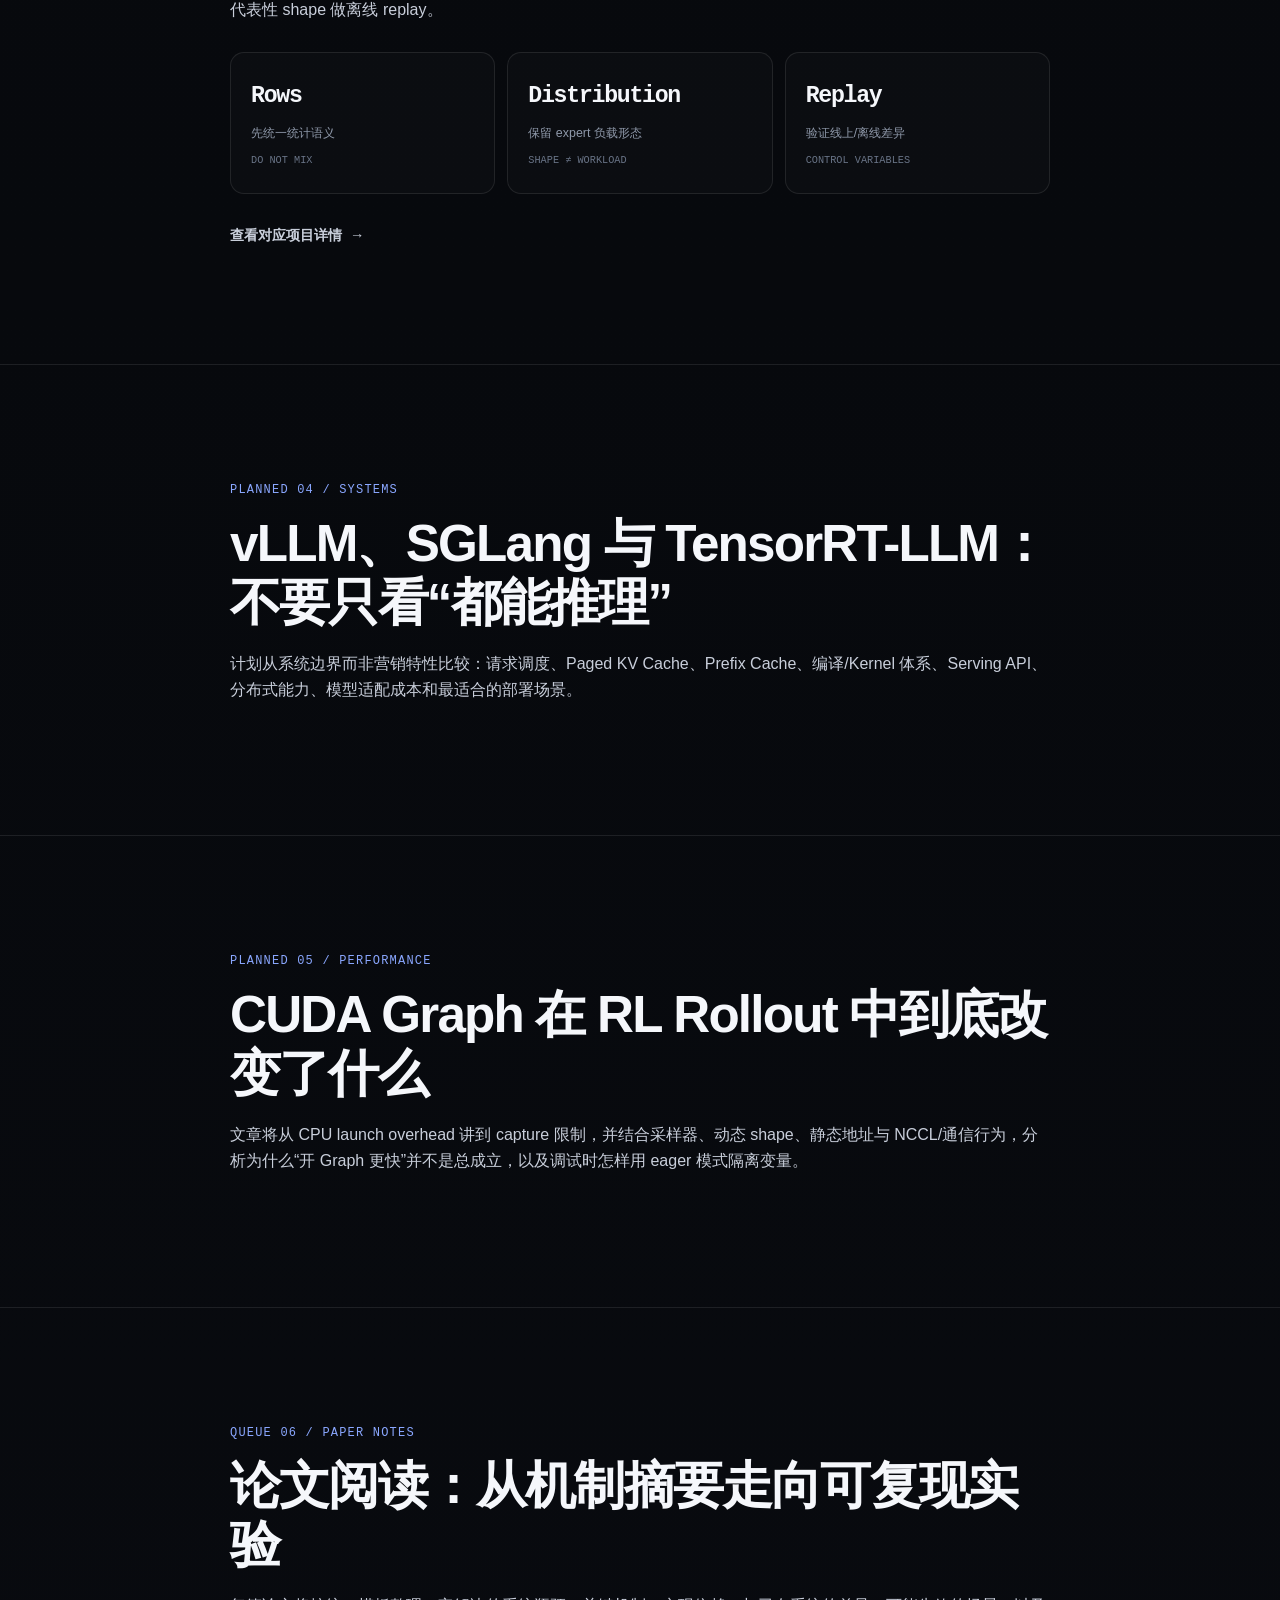
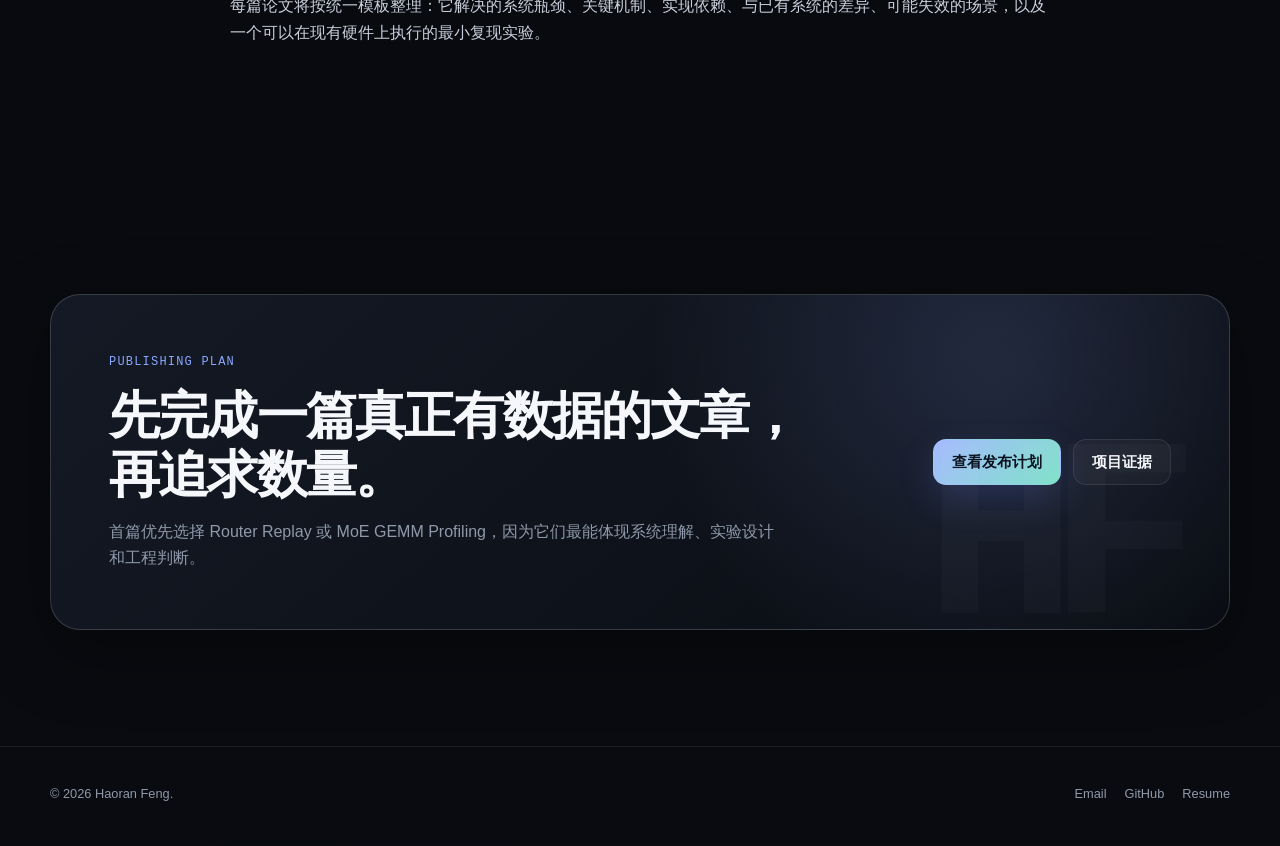
<file: writing.html>
<!doctype html>
<html lang="zh-CN">
<head>
  <meta charset="utf-8">
  <meta name="viewport" content="width=device-width, initial-scale=1">
  <meta name="description" content="AI Infra、GPU 性能、推理系统与实验复盘写作规划。">
  <meta name="theme-color" content="#07090d">
  <title>文章 — Haoran Feng</title>
  <link rel="icon" href="assets/favicon.svg" type="image/svg+xml">
  <link rel="stylesheet" href="styles.css">
  <script src="script.js" defer></script>
</head>
<body data-page="writing">
  <header class="site-header">
    <div class="shell header-inner">
      <a class="brand" href="index.html"><span class="brand-mark">HF</span><span class="brand-copy">Haoran Feng <small>AI Infra Lab</small></span></a>
      <button class="menu-toggle" type="button" aria-label="打开导航" aria-expanded="false"><span></span></button>
      <nav class="site-nav" aria-label="主导航">
        <a href="index.html" data-nav="home">首页</a><a href="experience.html" data-nav="experience">经历</a><a href="projects.html" data-nav="projects">项目</a><a href="writing.html" data-nav="writing">文章</a><a href="roadmap.html" data-nav="roadmap">Roadmap</a><a href="contact.html" data-nav="contact">联系</a><a class="nav-cta" href="resume.html" data-nav="resume">公开简历</a>
      </nav>
    </div>
  </header>

  <main>
    <section class="page-hero">
      <div class="shell page-hero-grid">
        <div class="reveal">
          <span class="eyebrow">Writing & Technical Notes</span>
          <h1><span class="gradient-text">把复杂系统讲清楚，把工程判断留下来。</span></h1>
          <p class="page-lead">文章栏目不追求知识点数量，而是围绕真实问题组织：先给出系统背景，再解释执行路径、指标和实验，最后明确结论边界。首版内容以文章规划与摘要为主。</p>
        </div>
        <aside class="page-aside reveal">
          <span class="page-aside-label">Writing Principle</span>
          <strong>Mechanism first. Evidence second.</strong>
          <p>少写“是什么”的百科式文章，多写“为什么发生、如何验证、工程上怎样决策”。</p>
        </aside>
      </div>
    </section>

    <section class="section compact section-line">
      <div class="shell">
        <div class="filter-bar reveal">
          <button class="filter-button active" type="button" data-filter="all">ALL</button>
          <button class="filter-button" type="button" data-filter="systems">SYSTEMS</button>
          <button class="filter-button" type="button" data-filter="kernel">KERNEL</button>
          <button class="filter-button" type="button" data-filter="performance">PERFORMANCE</button>
          <button class="filter-button" type="button" data-filter="paper">PAPER NOTES</button>
        </div>

        <div class="card-grid three">
          <a class="card article-card filter-item reveal" data-category="systems performance" href="#router-replay-note">
            <div class="article-meta"><span class="project-number">SYSTEMS · 01</span><span class="badge progress">DRAFT</span></div>
            <h3>Router Replay：从 token-layer-topk 到训推一致性</h3>
            <p>为什么 rollout 与 training 可能选择不同 expert？怎样定义 mismatch、overlap 与 logprob drift？</p>
            <div class="card-footer-link"><span>查看文章摘要</span><span>↓</span></div>
          </a>
          <a class="card article-card filter-item reveal" data-category="kernel" href="#bi-gemm-note">
            <div class="article-meta"><span class="project-number">KERNEL · 01</span><span class="badge planned">PLANNED</span></div>
            <h3>为什么 Batch-Invariant GEMM 更确定，却可能更慢</h3>
            <p>从 Split-K、跨 CTA Reduction、固定 K 累加顺序与 decode shape 出发理解确定性代价。</p>
            <div class="card-footer-link"><span>查看文章摘要</span><span>↓</span></div>
          </a>
          <a class="card article-card filter-item reveal" data-category="performance kernel" href="#moe-gemm-note">
            <div class="article-meta"><span class="project-number">PERF · 01</span><span class="badge progress">NOTES</span></div>
            <h3>H200 上如何正确 Profile MoE Grouped GEMM</h3>
            <p>rows 口径、expert 分布、compact token、线上 range 与离线 replay 如何共同影响结论。</p>
            <div class="card-footer-link"><span>查看文章摘要</span><span>↓</span></div>
          </a>
          <a class="card article-card filter-item reveal" data-category="systems" href="#runtime-map-note">
            <div class="article-meta"><span class="project-number">SYSTEMS · 02</span><span class="badge planned">PLANNED</span></div>
            <h3>vLLM、SGLang 与 TensorRT-LLM：不要只看“都能推理”</h3>
            <p>从调度、KV Cache、Kernel、部署边界和扩展方式比较三类推理系统。</p>
            <div class="card-footer-link"><span>查看文章摘要</span><span>↓</span></div>
          </a>
          <a class="card article-card filter-item reveal" data-category="performance systems" href="#cuda-graph-note">
            <div class="article-meta"><span class="project-number">PERF · 02</span><span class="badge planned">PLANNED</span></div>
            <h3>CUDA Graph 在 RL Rollout 中到底改变了什么</h3>
            <p>解释 capture、静态地址、采样路径、编译 sampler 与正确性/稳定性问题之间的关系。</p>
            <div class="card-footer-link"><span>查看文章摘要</span><span>↓</span></div>
          </a>
          <a class="card article-card filter-item reveal" data-category="paper systems" href="#paper-reading-note">
            <div class="article-meta"><span class="project-number">PAPER · 01</span><span class="badge progress">QUEUE</span></div>
            <h3>论文阅读：从机制摘要走向可复现实验</h3>
            <p>围绕 DeepSeek-V3.2、DSpark 与 speculative decoding，建立“论文机制—代码路径—工程价值”模板。</p>
            <div class="card-footer-link"><span>查看文章摘要</span><span>↓</span></div>
          </a>
        </div>
      </div>
    </section>

    <section class="section section-line" id="router-replay-note">
      <div class="narrow reveal">
        <span class="section-kicker">Draft 01 / Systems</span>
        <h2>Router Replay：从 token-layer-topk 到训推一致性</h2>
        <p>这篇文章会先解释 MoE 模型中 token 如何经过 router 选择 top-k experts，再区分 rollout 侧与训练侧在执行路径、数值精度、Kernel 实现和随机状态上的差异。核心不是“Replay 能不能开”，而是怎样证明 replay 的对象、mask 和层/token 对齐是正确的。</p>
        <ol class="number-list">
          <li><strong>问题定义：</strong>同一个 response token 在 rollout 与 training 阶段是否经过相同 expert？</li>
          <li><strong>指标设计：</strong>exact match、top-k overlap、mismatch、valid token-layer count 与概率漂移分别回答什么问题。</li>
          <li><strong>实验结构：</strong>Baseline、R2 Record、R3 Replay 与 CUDA Graph on/off 如何形成最小对照。</li>
          <li><strong>结论边界：</strong>路由一致并不自动等于最终 reward 更好，还必须验证性能、KL 与长期训练稳定性。</li>
        </ol>
        <a class="text-link" href="projects/router-replay.html">先查看对应项目详情 <span>→</span></a>
      </div>
    </section>

    <section class="section section-line" id="bi-gemm-note">
      <div class="narrow reveal">
        <span class="section-kicker">Planned 02 / Kernel</span>
        <h2>为什么 Batch-Invariant GEMM 更确定，却可能更慢</h2>
        <p>文章会使用固定问题形状 <span class="mono">A[M,2048] × B[2048,128] → C[M,128]</span>，对比 Split-K 并行归约与 Full-K Tiling。重点解释浮点加法不满足结合律，为什么不同 partial sum 合并顺序会让输出随 batch / 调度变化，以及不跨 CTA 拆 K 后为何会损失并行度。</p>
        <div class="callout"><strong>预期输出</strong><p>一张 Global GEMM → CTA Tile → Warp Tile → Thread Tile 的层级图，加上 decode 场景 M=1/2/4/8/12 的性能讨论。</p></div>
      </div>
    </section>

    <section class="section section-line" id="moe-gemm-note">
      <div class="narrow reveal">
        <span class="section-kicker">Notes 03 / Performance</span>
        <h2>H200 上如何正确 Profile MoE Grouped GEMM</h2>
        <p>MoE 的 grouped GEMM 很容易因为 rows 定义不同得到完全错误的性能判断。文章会区分全展开的 <span class="mono">T × topk</span>、经过 mask 后的有效 token、DeepEP compact rows 和每个 expert 的真实分布，再说明如何从线上 NVTX range 抽取代表性 shape 做离线 replay。</p>
        <div class="metric-grid">
          <div class="metric-card"><strong>Rows</strong><span>先统一统计语义</span><small>DO NOT MIX</small></div>
          <div class="metric-card"><strong>Distribution</strong><span>保留 expert 负载形态</span><small>SHAPE ≠ WORKLOAD</small></div>
          <div class="metric-card"><strong>Replay</strong><span>验证线上/离线差异</span><small>CONTROL VARIABLES</small></div>
        </div>
        <a class="text-link" href="projects/gemm-profiling.html">查看对应项目详情 <span>→</span></a>
      </div>
    </section>

    <section class="section section-line" id="runtime-map-note">
      <div class="narrow reveal">
        <span class="section-kicker">Planned 04 / Systems</span>
        <h2>vLLM、SGLang 与 TensorRT-LLM：不要只看“都能推理”</h2>
        <p>计划从系统边界而非营销特性比较：请求调度、Paged KV Cache、Prefix Cache、编译/Kernel 体系、Serving API、分布式能力、模型适配成本和最适合的部署场景。</p>
      </div>
    </section>

    <section class="section section-line" id="cuda-graph-note">
      <div class="narrow reveal">
        <span class="section-kicker">Planned 05 / Performance</span>
        <h2>CUDA Graph 在 RL Rollout 中到底改变了什么</h2>
        <p>文章将从 CPU launch overhead 讲到 capture 限制，并结合采样器、动态 shape、静态地址与 NCCL/通信行为，分析为什么“开 Graph 更快”并不是总成立，以及调试时怎样用 eager 模式隔离变量。</p>
      </div>
    </section>

    <section class="section section-line" id="paper-reading-note">
      <div class="narrow reveal">
        <span class="section-kicker">Queue 06 / Paper Notes</span>
        <h2>论文阅读：从机制摘要走向可复现实验</h2>
        <p>每篇论文将按统一模板整理：它解决的系统瓶颈、关键机制、实现依赖、与已有系统的差异、可能失效的场景，以及一个可以在现有硬件上执行的最小复现实验。</p>
      </div>
    </section>

    <section class="section">
      <div class="shell">
        <div class="cta-panel reveal">
          <div><span class="section-kicker">Publishing Plan</span><h2>先完成一篇真正有数据的文章，再追求数量。</h2><p>首篇优先选择 Router Replay 或 MoE GEMM Profiling，因为它们最能体现系统理解、实验设计和工程判断。</p></div>
          <div class="button-row"><a class="button primary" href="roadmap.html">查看发布计划</a><a class="button" href="projects.html">项目证据</a></div>
        </div>
      </div>
    </section>
  </main>

  <footer class="site-footer"><div class="shell footer-inner"><span>© <span data-year></span> Haoran Feng.</span><div class="footer-links"><a href="mailto:225010160@link.cuhk.edu.cn">Email</a><a href="https://github.com/XFDG" target="_blank" rel="noreferrer">GitHub</a><a href="resume.html">Resume</a></div></div></footer>
</body>
</html>
</file>
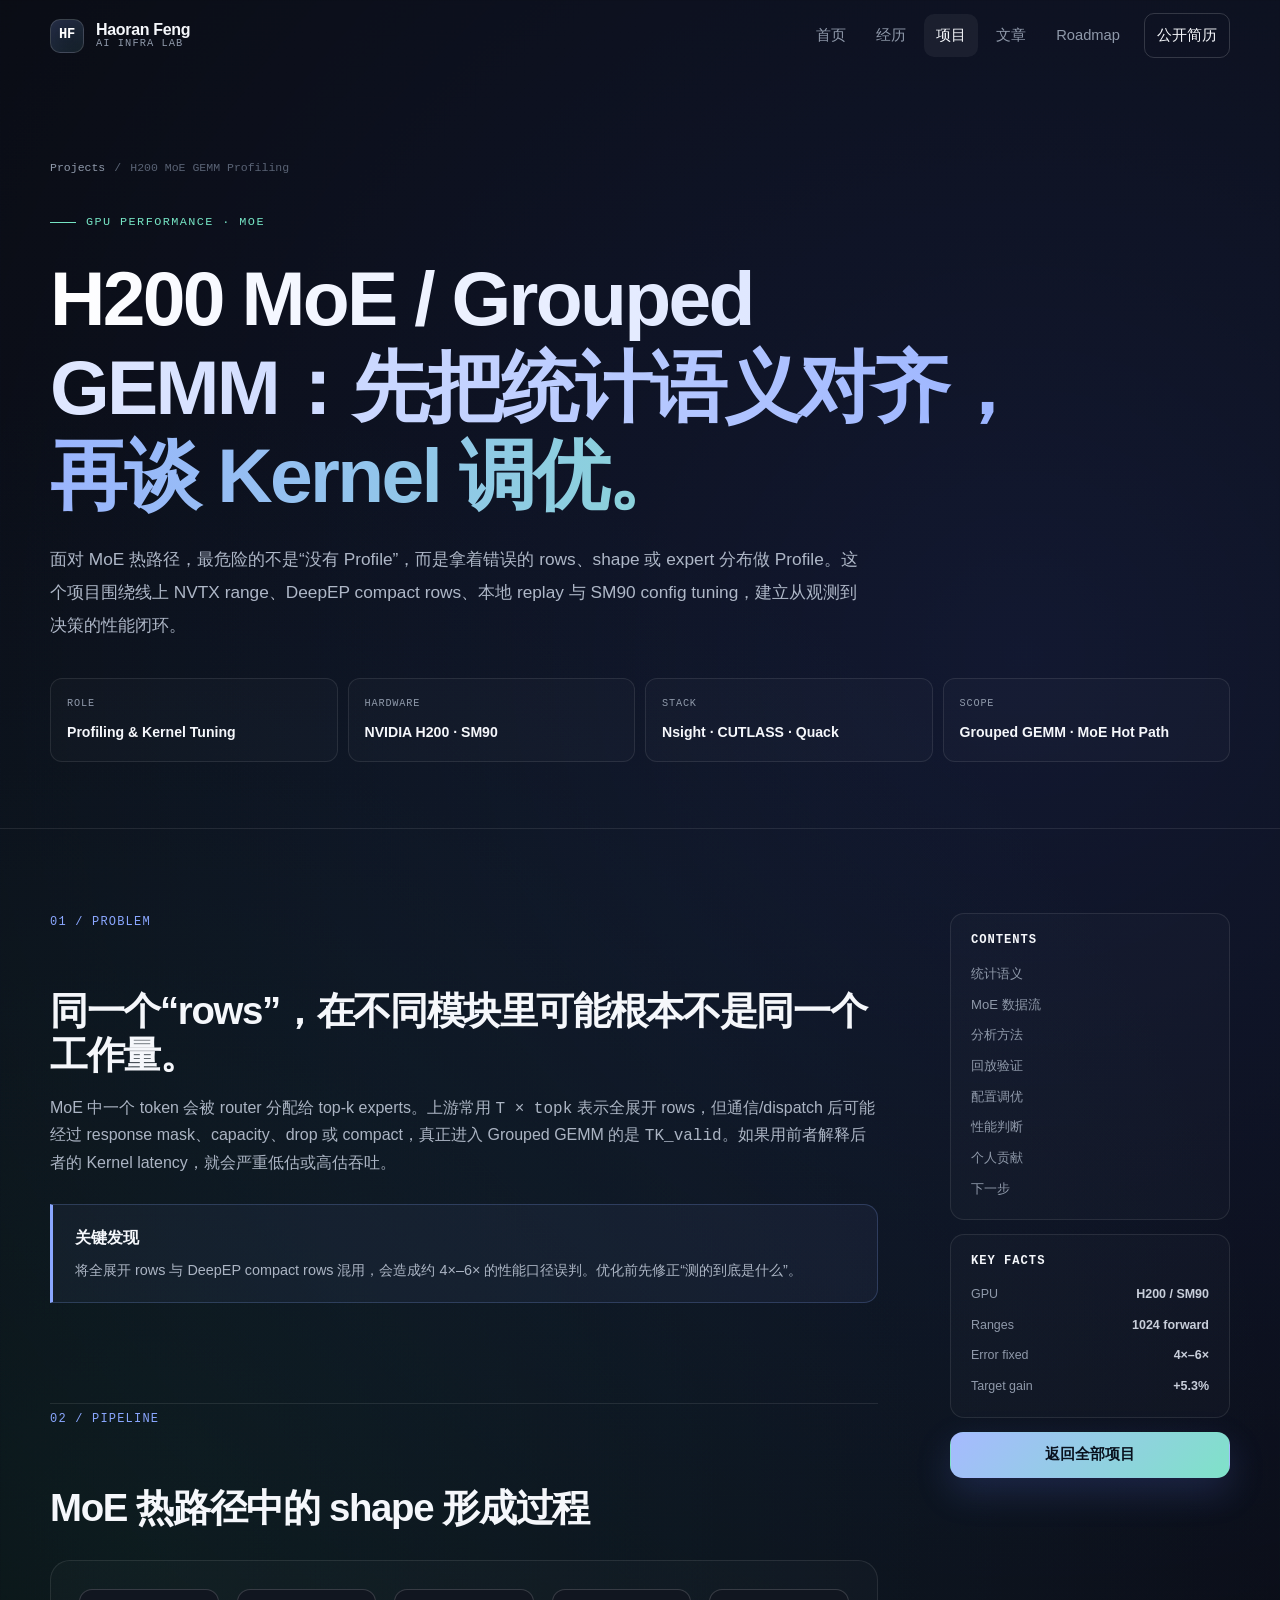
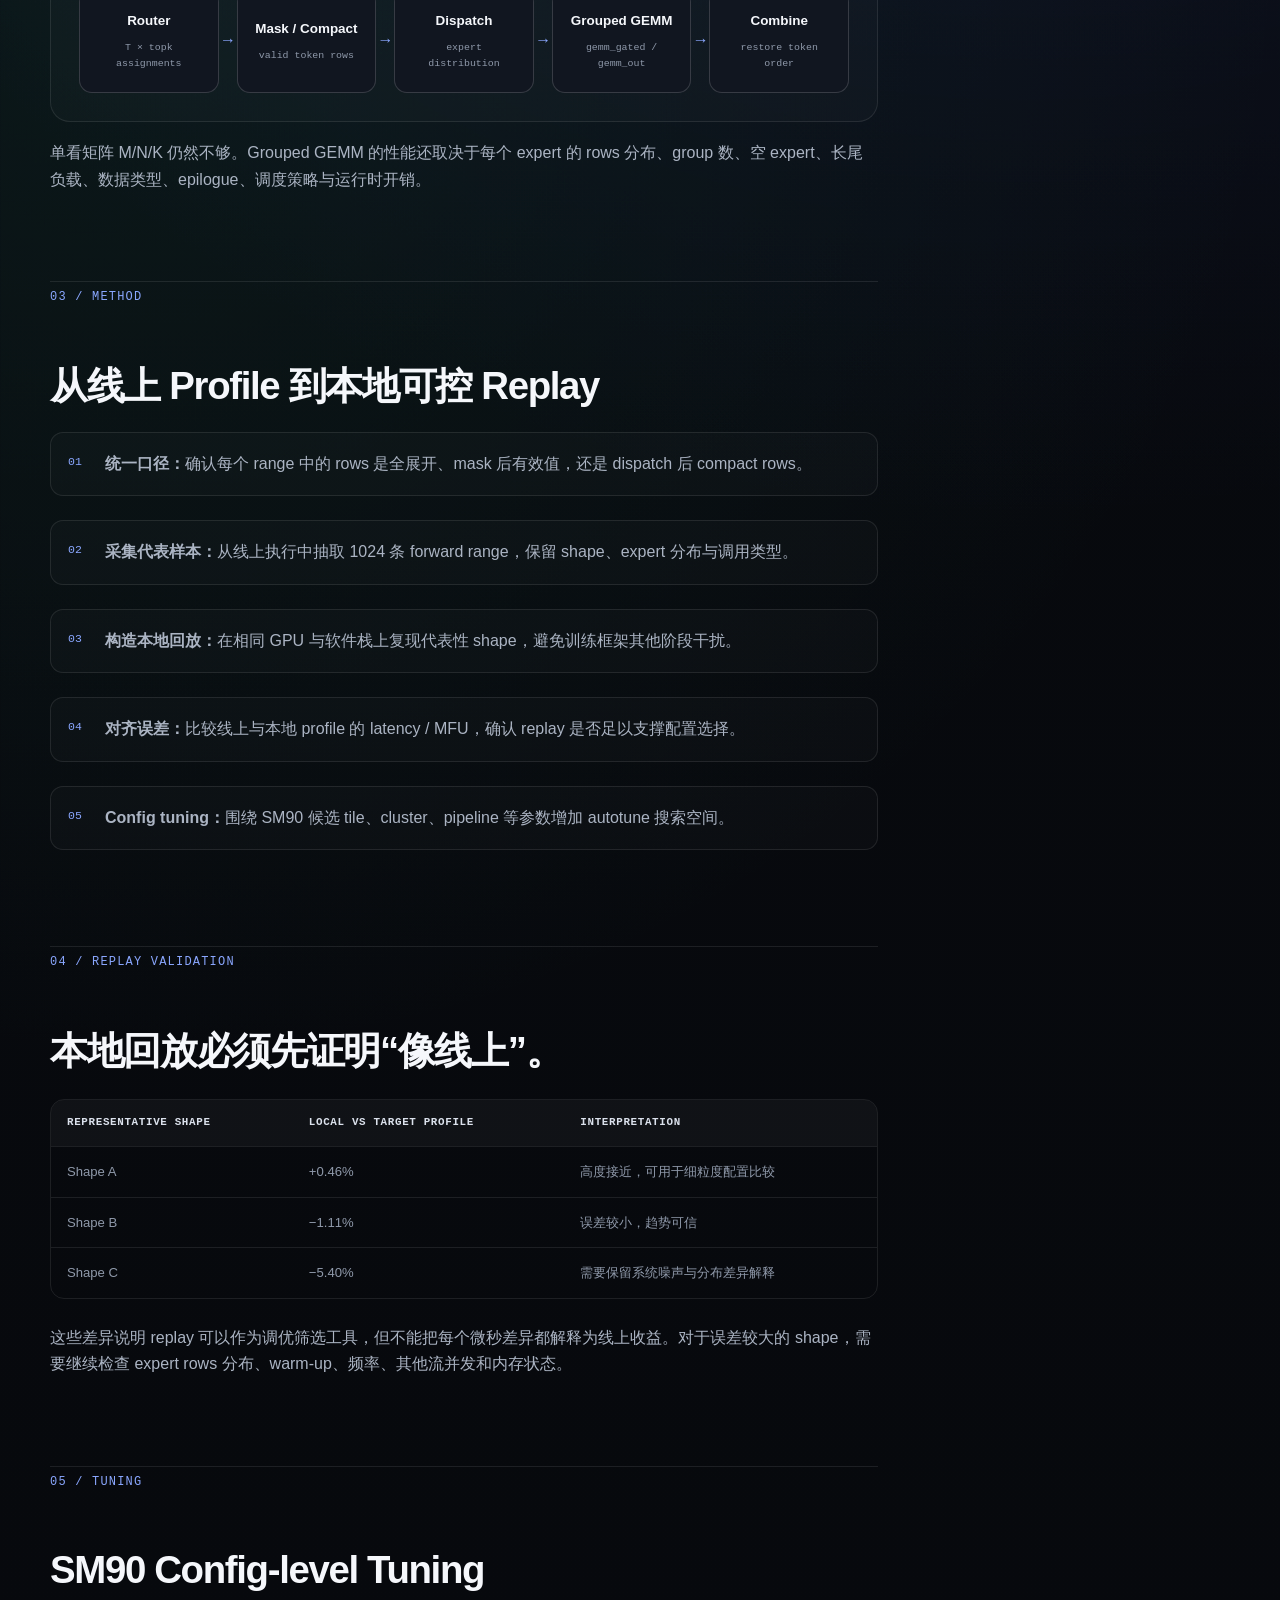
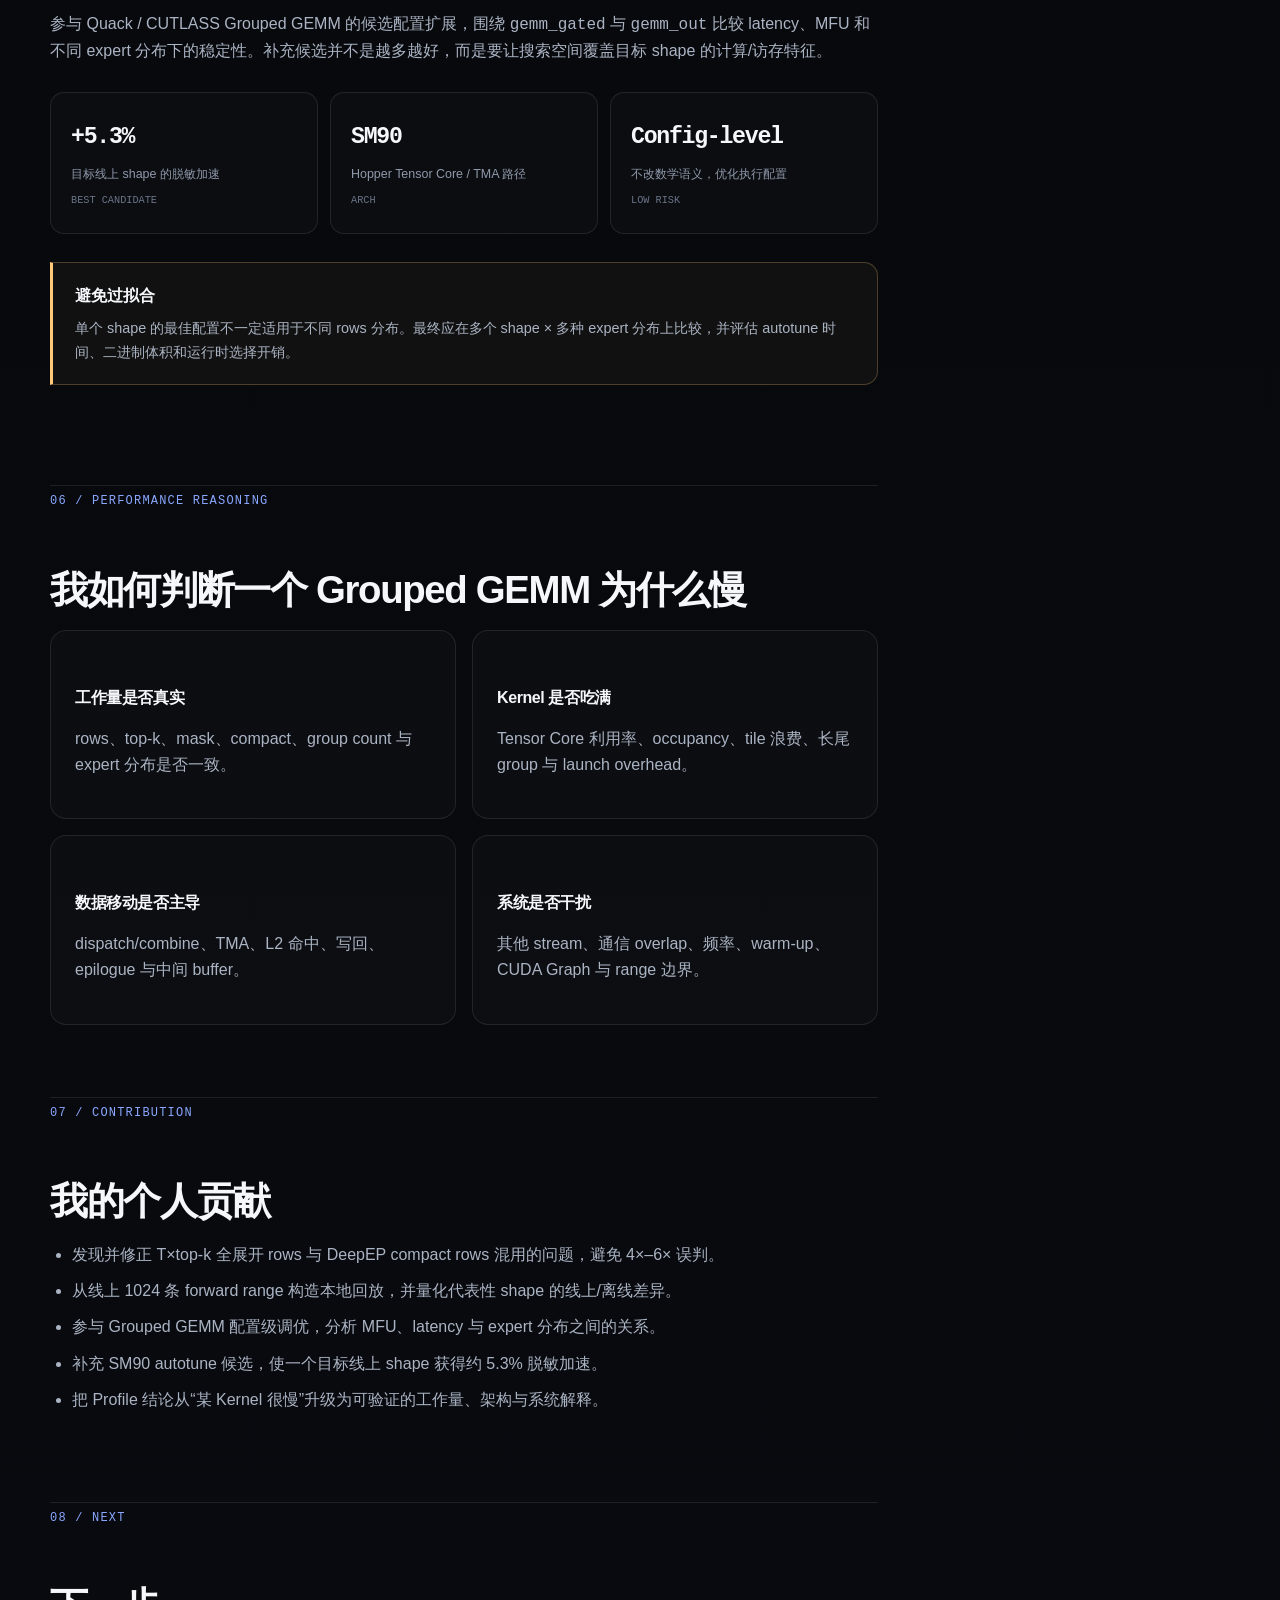
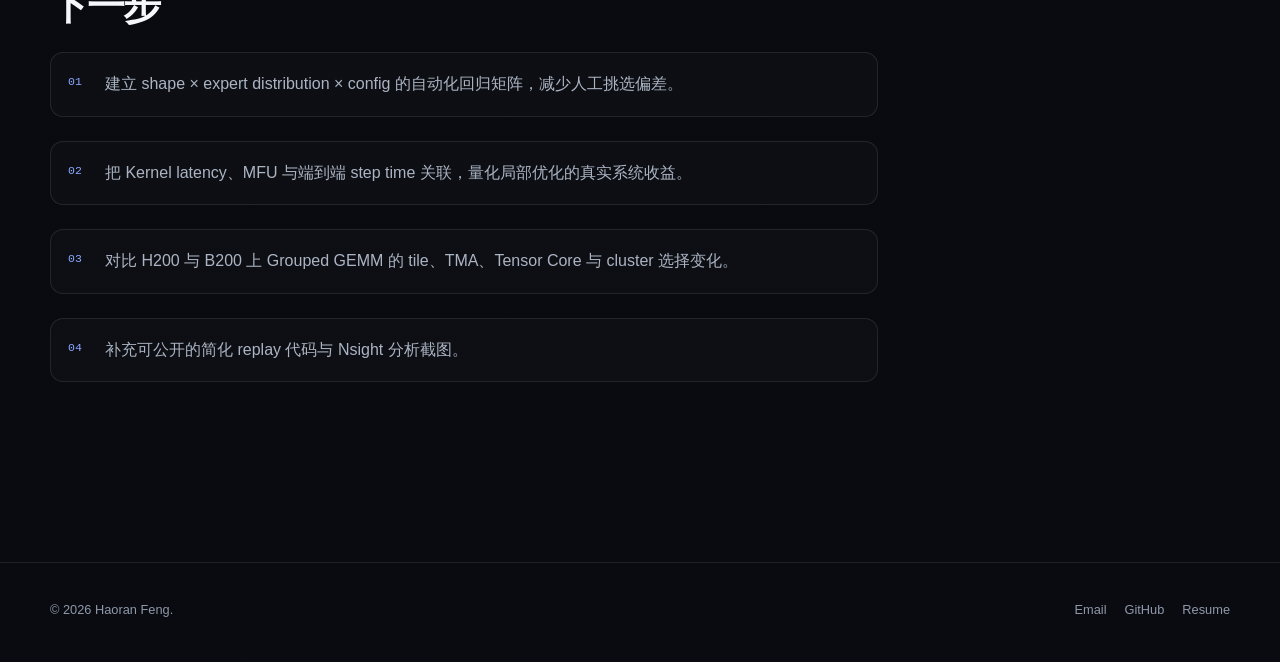
<file: projects/gemm-profiling.html>
<!doctype html>
<html lang="zh-CN">
<head>
  <meta charset="utf-8">
  <meta name="viewport" content="width=device-width, initial-scale=1">
  <meta name="description" content="H200 MoE Grouped GEMM Profiling、线上离线对齐与配置调优项目。">
  <meta name="theme-color" content="#07090d">
  <title>H200 MoE GEMM Profiling — Haoran Feng</title>
  <link rel="icon" href="../assets/favicon.svg" type="image/svg+xml">
  <link rel="stylesheet" href="../styles.css">
  <script src="../script.js" defer></script>
</head>
<body data-page="projects">
  <header class="site-header">
    <div class="shell header-inner">
      <a class="brand" href="../index.html"><span class="brand-mark">HF</span><span class="brand-copy">Haoran Feng <small>AI Infra Lab</small></span></a>
      <button class="menu-toggle" type="button" aria-label="打开导航" aria-expanded="false"><span></span></button>
      <nav class="site-nav" aria-label="主导航">
        <a href="../index.html" data-nav="home">首页</a><a href="../experience.html" data-nav="experience">经历</a><a href="../projects.html" data-nav="projects">项目</a><a href="../writing.html" data-nav="writing">文章</a><a href="../roadmap.html" data-nav="roadmap">Roadmap</a><a class="nav-cta" href="../resume.html" data-nav="resume">公开简历</a>
      </nav>
    </div>
  </header>

  <main>
    <section class="detail-hero">
      <div class="shell">
        <div class="detail-breadcrumbs reveal"><a href="../projects.html">Projects</a><span>/</span><span>H200 MoE GEMM Profiling</span></div>
        <span class="eyebrow reveal">GPU Performance · MoE</span>
        <h1 class="reveal"><span class="gradient-text">H200 MoE / Grouped GEMM：先把统计语义对齐，再谈 Kernel 调优。</span></h1>
        <p class="detail-lead reveal">面对 MoE 热路径，最危险的不是“没有 Profile”，而是拿着错误的 rows、shape 或 expert 分布做 Profile。这个项目围绕线上 NVTX range、DeepEP compact rows、本地 replay 与 SM90 config tuning，建立从观测到决策的性能闭环。</p>
        <div class="detail-meta-grid reveal">
          <div class="detail-meta"><span>Role</span><strong>Profiling & Kernel Tuning</strong></div>
          <div class="detail-meta"><span>Hardware</span><strong>NVIDIA H200 · SM90</strong></div>
          <div class="detail-meta"><span>Stack</span><strong>Nsight · CUTLASS · Quack</strong></div>
          <div class="detail-meta"><span>Scope</span><strong>Grouped GEMM · MoE Hot Path</strong></div>
        </div>
      </div>
    </section>

    <section class="section compact section-line">
      <div class="shell detail-layout">
        <article class="detail-content">
          <section id="problem">
            <span class="section-kicker">01 / Problem</span>
            <h2>同一个“rows”，在不同模块里可能根本不是同一个工作量。</h2>
            <p>MoE 中一个 token 会被 router 分配给 top-k experts。上游常用 <span class="mono">T × topk</span> 表示全展开 rows，但通信/dispatch 后可能经过 response mask、capacity、drop 或 compact，真正进入 Grouped GEMM 的是 <span class="mono">TK_valid</span>。如果用前者解释后者的 Kernel latency，就会严重低估或高估吞吐。</p>
            <div class="callout"><strong>关键发现</strong><p>将全展开 rows 与 DeepEP compact rows 混用，会造成约 4×–6× 的性能口径误判。优化前先修正“测的到底是什么”。</p></div>
          </section>

          <section id="pipeline">
            <span class="section-kicker">02 / Pipeline</span>
            <h2>MoE 热路径中的 shape 形成过程</h2>
            <div class="architecture">
              <div class="arch-node"><strong>Router</strong><span>T × topk assignments</span></div>
              <div class="arch-node"><strong>Mask / Compact</strong><span>valid token rows</span></div>
              <div class="arch-node"><strong>Dispatch</strong><span>expert distribution</span></div>
              <div class="arch-node"><strong>Grouped GEMM</strong><span>gemm_gated / gemm_out</span></div>
              <div class="arch-node"><strong>Combine</strong><span>restore token order</span></div>
            </div>
            <p>单看矩阵 M/N/K 仍然不够。Grouped GEMM 的性能还取决于每个 expert 的 rows 分布、group 数、空 expert、长尾负载、数据类型、epilogue、调度策略与运行时开销。</p>
          </section>

          <section id="method">
            <span class="section-kicker">03 / Method</span>
            <h2>从线上 Profile 到本地可控 Replay</h2>
            <ol class="number-list">
              <li><strong>统一口径：</strong>确认每个 range 中的 rows 是全展开、mask 后有效值，还是 dispatch 后 compact rows。</li>
              <li><strong>采集代表样本：</strong>从线上执行中抽取 1024 条 forward range，保留 shape、expert 分布与调用类型。</li>
              <li><strong>构造本地回放：</strong>在相同 GPU 与软件栈上复现代表性 shape，避免训练框架其他阶段干扰。</li>
              <li><strong>对齐误差：</strong>比较线上与本地 profile 的 latency / MFU，确认 replay 是否足以支撑配置选择。</li>
              <li><strong>Config tuning：</strong>围绕 SM90 候选 tile、cluster、pipeline 等参数增加 autotune 搜索空间。</li>
            </ol>
          </section>

          <section id="replay">
            <span class="section-kicker">04 / Replay Validation</span>
            <h2>本地回放必须先证明“像线上”。</h2>
            <div class="data-table-wrap">
              <table class="data-table">
                <thead><tr><th>Representative Shape</th><th>Local vs Target Profile</th><th>Interpretation</th></tr></thead>
                <tbody>
                  <tr><td>Shape A</td><td>+0.46%</td><td>高度接近，可用于细粒度配置比较</td></tr>
                  <tr><td>Shape B</td><td>−1.11%</td><td>误差较小，趋势可信</td></tr>
                  <tr><td>Shape C</td><td>−5.40%</td><td>需要保留系统噪声与分布差异解释</td></tr>
                </tbody>
              </table>
            </div>
            <p>这些差异说明 replay 可以作为调优筛选工具，但不能把每个微秒差异都解释为线上收益。对于误差较大的 shape，需要继续检查 expert rows 分布、warm-up、频率、其他流并发和内存状态。</p>
          </section>

          <section id="tuning">
            <span class="section-kicker">05 / Tuning</span>
            <h2>SM90 Config-level Tuning</h2>
            <p>参与 Quack / CUTLASS Grouped GEMM 的候选配置扩展，围绕 <span class="mono">gemm_gated</span> 与 <span class="mono">gemm_out</span> 比较 latency、MFU 和不同 expert 分布下的稳定性。补充候选并不是越多越好，而是要让搜索空间覆盖目标 shape 的计算/访存特征。</p>
            <div class="metric-grid">
              <div class="metric-card"><strong>+5.3%</strong><span>目标线上 shape 的脱敏加速</span><small>BEST CANDIDATE</small></div>
              <div class="metric-card"><strong>SM90</strong><span>Hopper Tensor Core / TMA 路径</span><small>ARCH</small></div>
              <div class="metric-card"><strong>Config-level</strong><span>不改数学语义，优化执行配置</span><small>LOW RISK</small></div>
            </div>
            <div class="callout warning"><strong>避免过拟合</strong><p>单个 shape 的最佳配置不一定适用于不同 rows 分布。最终应在多个 shape × 多种 expert 分布上比较，并评估 autotune 时间、二进制体积和运行时选择开销。</p></div>
          </section>

          <section id="analysis">
            <span class="section-kicker">06 / Performance Reasoning</span>
            <h2>我如何判断一个 Grouped GEMM 为什么慢</h2>
            <div class="skill-groups">
              <div class="skill-group"><h3>工作量是否真实</h3><p>rows、top-k、mask、compact、group count 与 expert 分布是否一致。</p></div>
              <div class="skill-group"><h3>Kernel 是否吃满</h3><p>Tensor Core 利用率、occupancy、tile 浪费、长尾 group 与 launch overhead。</p></div>
              <div class="skill-group"><h3>数据移动是否主导</h3><p>dispatch/combine、TMA、L2 命中、写回、epilogue 与中间 buffer。</p></div>
              <div class="skill-group"><h3>系统是否干扰</h3><p>其他 stream、通信 overlap、频率、warm-up、CUDA Graph 与 range 边界。</p></div>
            </div>
          </section>

          <section id="contribution">
            <span class="section-kicker">07 / Contribution</span>
            <h2>我的个人贡献</h2>
            <ul>
              <li>发现并修正 T×top-k 全展开 rows 与 DeepEP compact rows 混用的问题，避免 4×–6× 误判。</li>
              <li>从线上 1024 条 forward range 构造本地回放，并量化代表性 shape 的线上/离线差异。</li>
              <li>参与 Grouped GEMM 配置级调优，分析 MFU、latency 与 expert 分布之间的关系。</li>
              <li>补充 SM90 autotune 候选，使一个目标线上 shape 获得约 5.3% 脱敏加速。</li>
              <li>把 Profile 结论从“某 Kernel 很慢”升级为可验证的工作量、架构与系统解释。</li>
            </ul>
          </section>

          <section id="next">
            <span class="section-kicker">08 / Next</span>
            <h2>下一步</h2>
            <ol class="number-list">
              <li>建立 shape × expert distribution × config 的自动化回归矩阵，减少人工挑选偏差。</li>
              <li>把 Kernel latency、MFU 与端到端 step time 关联，量化局部优化的真实系统收益。</li>
              <li>对比 H200 与 B200 上 Grouped GEMM 的 tile、TMA、Tensor Core 与 cluster 选择变化。</li>
              <li>补充可公开的简化 replay 代码与 Nsight 分析截图。</li>
            </ol>
          </section>
        </article>

        <aside class="detail-sidebar">
          <div class="sidebar-card"><h3>Contents</h3><nav class="toc"><a href="#problem">统计语义</a><a href="#pipeline">MoE 数据流</a><a href="#method">分析方法</a><a href="#replay">回放验证</a><a href="#tuning">配置调优</a><a href="#analysis">性能判断</a><a href="#contribution">个人贡献</a><a href="#next">下一步</a></nav></div>
          <div class="sidebar-card"><h3>Key Facts</h3><ul class="sidebar-list"><li><span>GPU</span><strong>H200 / SM90</strong></li><li><span>Ranges</span><strong>1024 forward</strong></li><li><span>Error fixed</span><strong>4×–6×</strong></li><li><span>Target gain</span><strong>+5.3%</strong></li></ul></div>
          <a class="button primary" href="../projects.html">返回全部项目</a>
        </aside>
      </div>
    </section>
  </main>

  <footer class="site-footer"><div class="shell footer-inner"><span>© <span data-year></span> Haoran Feng.</span><div class="footer-links"><a href="mailto:225010160@link.cuhk.edu.cn">Email</a><a href="https://github.com/XFDG" target="_blank" rel="noreferrer">GitHub</a><a href="../resume.html">Resume</a></div></div></footer>
</body>
</html>
</file>
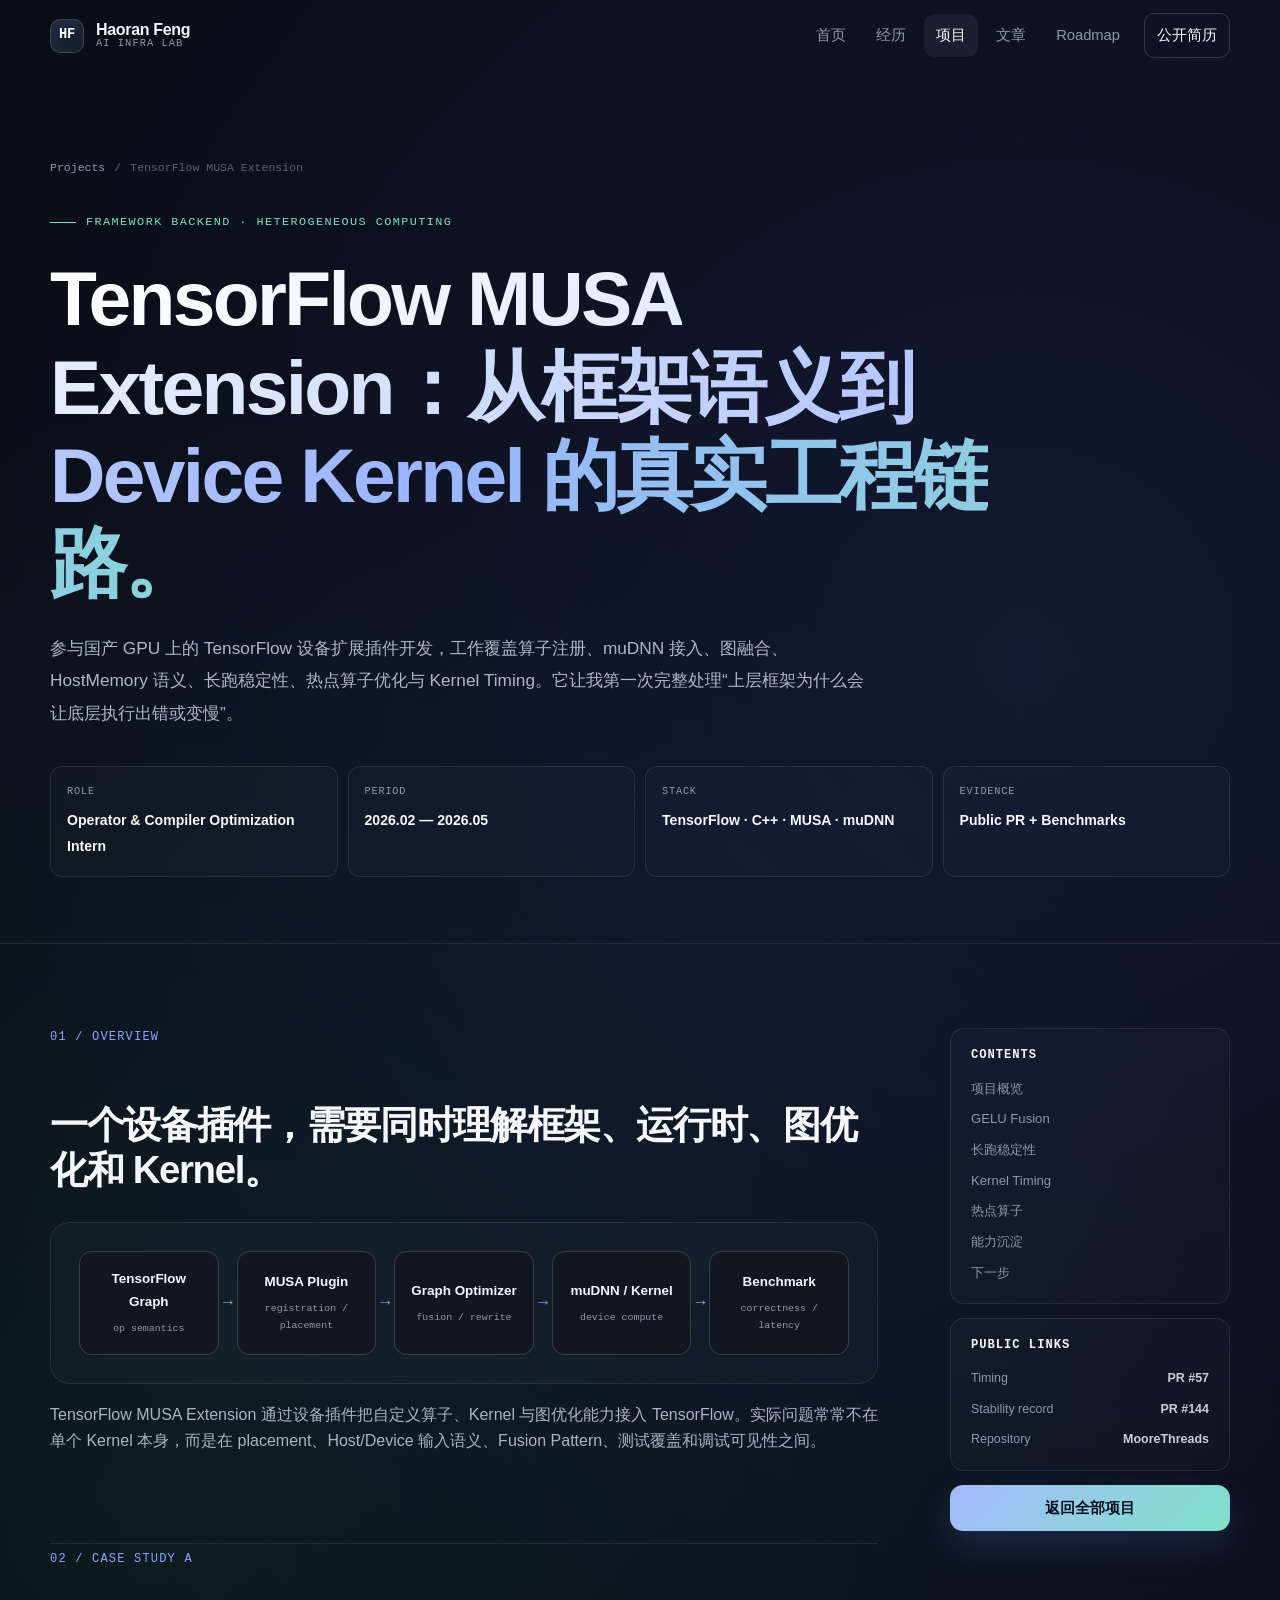
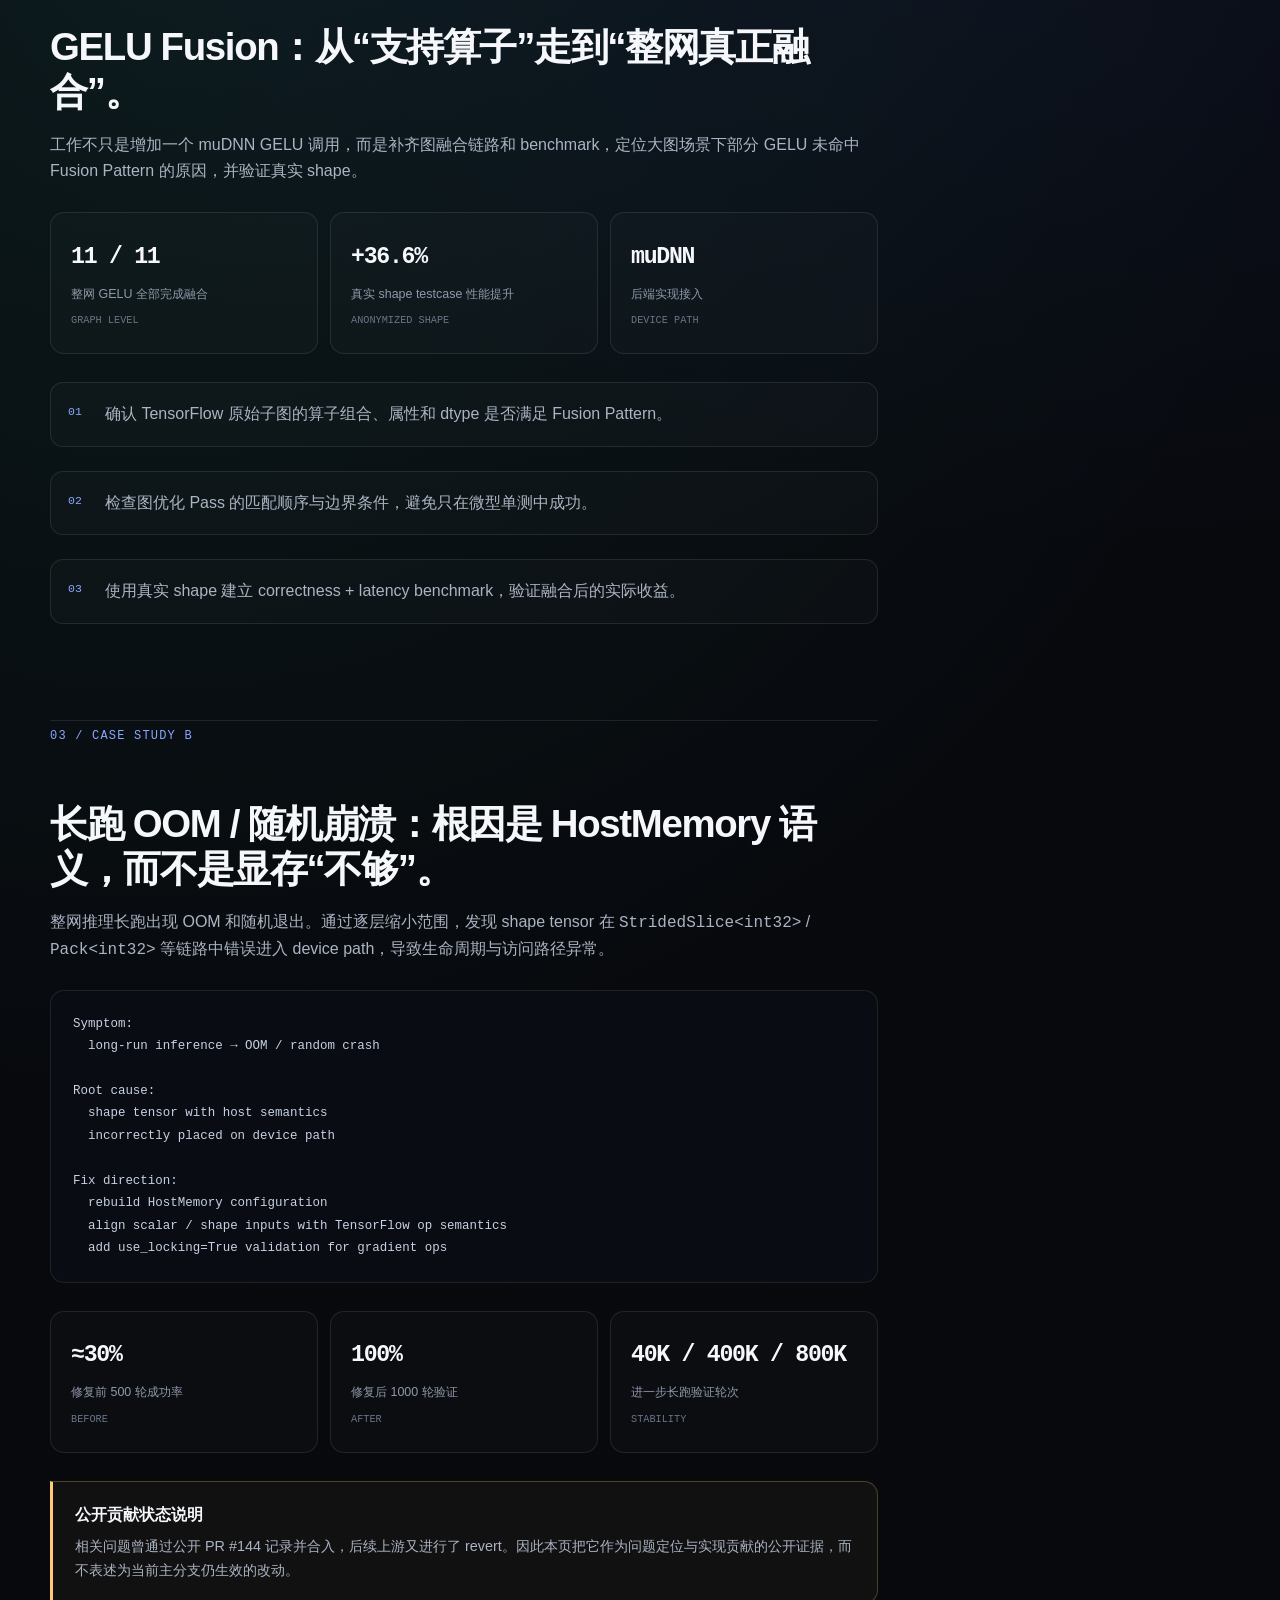
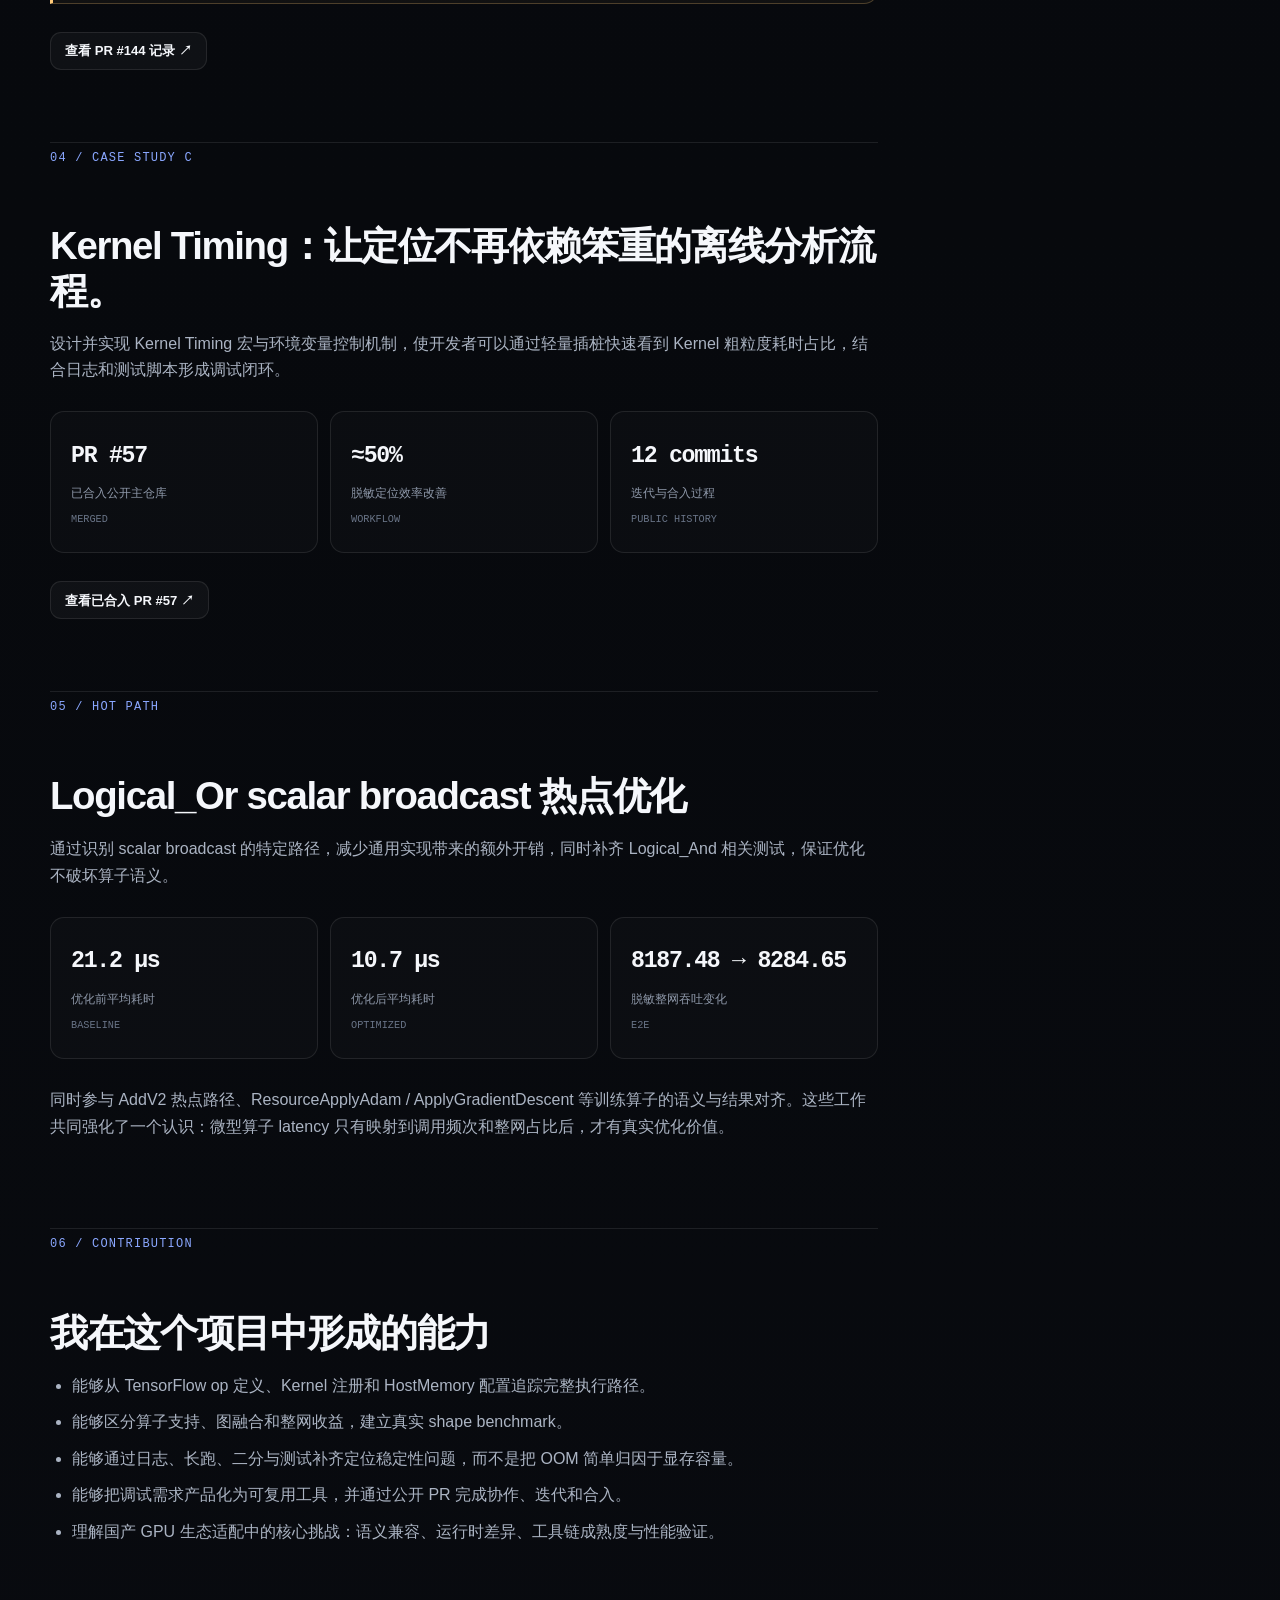
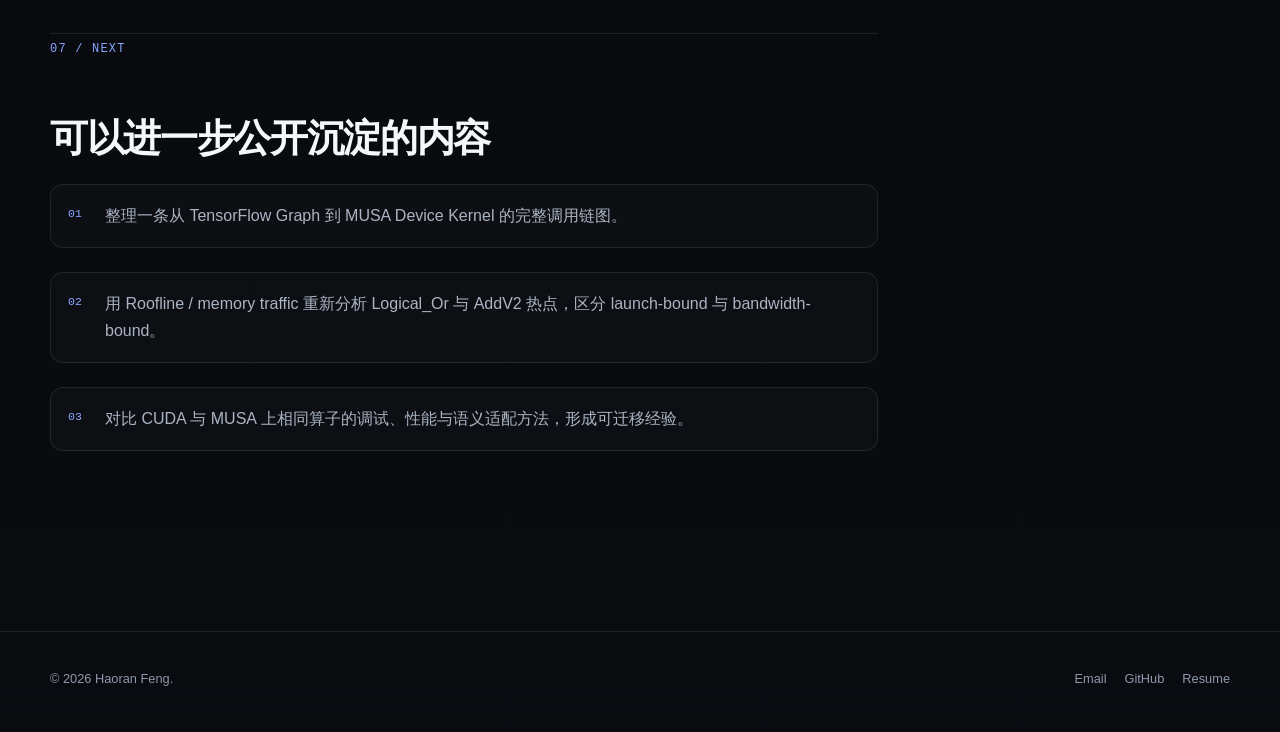
<file: projects/musa-extension.html>
<!doctype html>
<html lang="zh-CN">
<head>
  <meta charset="utf-8">
  <meta name="viewport" content="width=device-width, initial-scale=1">
  <meta name="description" content="TensorFlow MUSA Extension 算子、图优化、稳定性与性能工具项目。">
  <meta name="theme-color" content="#07090d">
  <title>TensorFlow MUSA Extension — Haoran Feng</title>
  <link rel="icon" href="../assets/favicon.svg" type="image/svg+xml">
  <link rel="stylesheet" href="../styles.css">
  <script src="../script.js" defer></script>
</head>
<body data-page="projects">
  <header class="site-header">
    <div class="shell header-inner">
      <a class="brand" href="../index.html"><span class="brand-mark">HF</span><span class="brand-copy">Haoran Feng <small>AI Infra Lab</small></span></a>
      <button class="menu-toggle" type="button" aria-label="打开导航" aria-expanded="false"><span></span></button>
      <nav class="site-nav" aria-label="主导航">
        <a href="../index.html" data-nav="home">首页</a><a href="../experience.html" data-nav="experience">经历</a><a href="../projects.html" data-nav="projects">项目</a><a href="../writing.html" data-nav="writing">文章</a><a href="../roadmap.html" data-nav="roadmap">Roadmap</a><a class="nav-cta" href="../resume.html" data-nav="resume">公开简历</a>
      </nav>
    </div>
  </header>

  <main>
    <section class="detail-hero">
      <div class="shell">
        <div class="detail-breadcrumbs reveal"><a href="../projects.html">Projects</a><span>/</span><span>TensorFlow MUSA Extension</span></div>
        <span class="eyebrow reveal">Framework Backend · Heterogeneous Computing</span>
        <h1 class="reveal"><span class="gradient-text">TensorFlow MUSA Extension：从框架语义到 Device Kernel 的真实工程链路。</span></h1>
        <p class="detail-lead reveal">参与国产 GPU 上的 TensorFlow 设备扩展插件开发，工作覆盖算子注册、muDNN 接入、图融合、HostMemory 语义、长跑稳定性、热点算子优化与 Kernel Timing。它让我第一次完整处理“上层框架为什么会让底层执行出错或变慢”。</p>
        <div class="detail-meta-grid reveal">
          <div class="detail-meta"><span>Role</span><strong>Operator & Compiler Optimization Intern</strong></div>
          <div class="detail-meta"><span>Period</span><strong>2026.02 — 2026.05</strong></div>
          <div class="detail-meta"><span>Stack</span><strong>TensorFlow · C++ · MUSA · muDNN</strong></div>
          <div class="detail-meta"><span>Evidence</span><strong>Public PR + Benchmarks</strong></div>
        </div>
      </div>
    </section>

    <section class="section compact section-line">
      <div class="shell detail-layout">
        <article class="detail-content">
          <section id="overview">
            <span class="section-kicker">01 / Overview</span>
            <h2>一个设备插件，需要同时理解框架、运行时、图优化和 Kernel。</h2>
            <div class="architecture">
              <div class="arch-node"><strong>TensorFlow Graph</strong><span>op semantics</span></div>
              <div class="arch-node"><strong>MUSA Plugin</strong><span>registration / placement</span></div>
              <div class="arch-node"><strong>Graph Optimizer</strong><span>fusion / rewrite</span></div>
              <div class="arch-node"><strong>muDNN / Kernel</strong><span>device compute</span></div>
              <div class="arch-node"><strong>Benchmark</strong><span>correctness / latency</span></div>
            </div>
            <p>TensorFlow MUSA Extension 通过设备插件把自定义算子、Kernel 与图优化能力接入 TensorFlow。实际问题常常不在单个 Kernel 本身，而是在 placement、Host/Device 输入语义、Fusion Pattern、测试覆盖和调试可见性之间。</p>
          </section>

          <section id="gelu">
            <span class="section-kicker">02 / Case Study A</span>
            <h2>GELU Fusion：从“支持算子”走到“整网真正融合”。</h2>
            <p>工作不只是增加一个 muDNN GELU 调用，而是补齐图融合链路和 benchmark，定位大图场景下部分 GELU 未命中 Fusion Pattern 的原因，并验证真实 shape。</p>
            <div class="metric-grid">
              <div class="metric-card"><strong>11 / 11</strong><span>整网 GELU 全部完成融合</span><small>GRAPH LEVEL</small></div>
              <div class="metric-card"><strong>+36.6%</strong><span>真实 shape testcase 性能提升</span><small>ANONYMIZED SHAPE</small></div>
              <div class="metric-card"><strong>muDNN</strong><span>后端实现接入</span><small>DEVICE PATH</small></div>
            </div>
            <ol class="number-list">
              <li>确认 TensorFlow 原始子图的算子组合、属性和 dtype 是否满足 Fusion Pattern。</li>
              <li>检查图优化 Pass 的匹配顺序与边界条件，避免只在微型单测中成功。</li>
              <li>使用真实 shape 建立 correctness + latency benchmark，验证融合后的实际收益。</li>
            </ol>
          </section>

          <section id="stability">
            <span class="section-kicker">03 / Case Study B</span>
            <h2>长跑 OOM / 随机崩溃：根因是 HostMemory 语义，而不是显存“不够”。</h2>
            <p>整网推理长跑出现 OOM 和随机退出。通过逐层缩小范围，发现 shape tensor 在 <span class="mono">StridedSlice&lt;int32&gt;</span> / <span class="mono">Pack&lt;int32&gt;</span> 等链路中错误进入 device path，导致生命周期与访问路径异常。</p>
            <pre class="code-block">Symptom:
  long-run inference → OOM / random crash

Root cause:
  shape tensor with host semantics
  incorrectly placed on device path

Fix direction:
  rebuild HostMemory configuration
  align scalar / shape inputs with TensorFlow op semantics
  add use_locking=True validation for gradient ops</pre>
            <div class="metric-grid">
              <div class="metric-card"><strong>≈30%</strong><span>修复前 500 轮成功率</span><small>BEFORE</small></div>
              <div class="metric-card"><strong>100%</strong><span>修复后 1000 轮验证</span><small>AFTER</small></div>
              <div class="metric-card"><strong>40K / 400K / 800K</strong><span>进一步长跑验证轮次</span><small>STABILITY</small></div>
            </div>
            <div class="callout warning"><strong>公开贡献状态说明</strong><p>相关问题曾通过公开 PR #144 记录并合入，后续上游又进行了 revert。因此本页把它作为问题定位与实现贡献的公开证据，而不表述为当前主分支仍生效的改动。</p></div>
            <a class="button small" href="https://github.com/MooreThreads/tensorflow_musa_extension/pull/144" target="_blank" rel="noreferrer">查看 PR #144 记录 ↗</a>
          </section>

          <section id="timing">
            <span class="section-kicker">04 / Case Study C</span>
            <h2>Kernel Timing：让定位不再依赖笨重的离线分析流程。</h2>
            <p>设计并实现 Kernel Timing 宏与环境变量控制机制，使开发者可以通过轻量插桩快速看到 Kernel 粗粒度耗时占比，结合日志和测试脚本形成调试闭环。</p>
            <div class="metric-grid">
              <div class="metric-card"><strong>PR #57</strong><span>已合入公开主仓库</span><small>MERGED</small></div>
              <div class="metric-card"><strong>≈50%</strong><span>脱敏定位效率改善</span><small>WORKFLOW</small></div>
              <div class="metric-card"><strong>12 commits</strong><span>迭代与合入过程</span><small>PUBLIC HISTORY</small></div>
            </div>
            <a class="button small" href="https://github.com/MooreThreads/tensorflow_musa_extension/pull/57" target="_blank" rel="noreferrer">查看已合入 PR #57 ↗</a>
          </section>

          <section id="hotpath">
            <span class="section-kicker">05 / Hot Path</span>
            <h2>Logical_Or scalar broadcast 热点优化</h2>
            <p>通过识别 scalar broadcast 的特定路径，减少通用实现带来的额外开销，同时补齐 Logical_And 相关测试，保证优化不破坏算子语义。</p>
            <div class="metric-grid">
              <div class="metric-card"><strong>21.2 μs</strong><span>优化前平均耗时</span><small>BASELINE</small></div>
              <div class="metric-card"><strong>10.7 μs</strong><span>优化后平均耗时</span><small>OPTIMIZED</small></div>
              <div class="metric-card"><strong>8187.48 → 8284.65</strong><span>脱敏整网吞吐变化</span><small>E2E</small></div>
            </div>
            <p>同时参与 AddV2 热点路径、ResourceApplyAdam / ApplyGradientDescent 等训练算子的语义与结果对齐。这些工作共同强化了一个认识：微型算子 latency 只有映射到调用频次和整网占比后，才有真实优化价值。</p>
          </section>

          <section id="contribution">
            <span class="section-kicker">06 / Contribution</span>
            <h2>我在这个项目中形成的能力</h2>
            <ul>
              <li>能够从 TensorFlow op 定义、Kernel 注册和 HostMemory 配置追踪完整执行路径。</li>
              <li>能够区分算子支持、图融合和整网收益，建立真实 shape benchmark。</li>
              <li>能够通过日志、长跑、二分与测试补齐定位稳定性问题，而不是把 OOM 简单归因于显存容量。</li>
              <li>能够把调试需求产品化为可复用工具，并通过公开 PR 完成协作、迭代和合入。</li>
              <li>理解国产 GPU 生态适配中的核心挑战：语义兼容、运行时差异、工具链成熟度与性能验证。</li>
            </ul>
          </section>

          <section id="next">
            <span class="section-kicker">07 / Next</span>
            <h2>可以进一步公开沉淀的内容</h2>
            <ol class="number-list">
              <li>整理一条从 TensorFlow Graph 到 MUSA Device Kernel 的完整调用链图。</li>
              <li>用 Roofline / memory traffic 重新分析 Logical_Or 与 AddV2 热点，区分 launch-bound 与 bandwidth-bound。</li>
              <li>对比 CUDA 与 MUSA 上相同算子的调试、性能与语义适配方法，形成可迁移经验。</li>
            </ol>
          </section>
        </article>

        <aside class="detail-sidebar">
          <div class="sidebar-card"><h3>Contents</h3><nav class="toc"><a href="#overview">项目概览</a><a href="#gelu">GELU Fusion</a><a href="#stability">长跑稳定性</a><a href="#timing">Kernel Timing</a><a href="#hotpath">热点算子</a><a href="#contribution">能力沉淀</a><a href="#next">下一步</a></nav></div>
          <div class="sidebar-card"><h3>Public Links</h3><ul class="sidebar-list"><li><span>Timing</span><strong>PR #57</strong></li><li><span>Stability record</span><strong>PR #144</strong></li><li><span>Repository</span><strong>MooreThreads</strong></li></ul></div>
          <a class="button primary" href="../projects.html">返回全部项目</a>
        </aside>
      </div>
    </section>
  </main>

  <footer class="site-footer"><div class="shell footer-inner"><span>© <span data-year></span> Haoran Feng.</span><div class="footer-links"><a href="mailto:225010160@link.cuhk.edu.cn">Email</a><a href="https://github.com/XFDG" target="_blank" rel="noreferrer">GitHub</a><a href="../resume.html">Resume</a></div></div></footer>
</body>
</html>
</file>
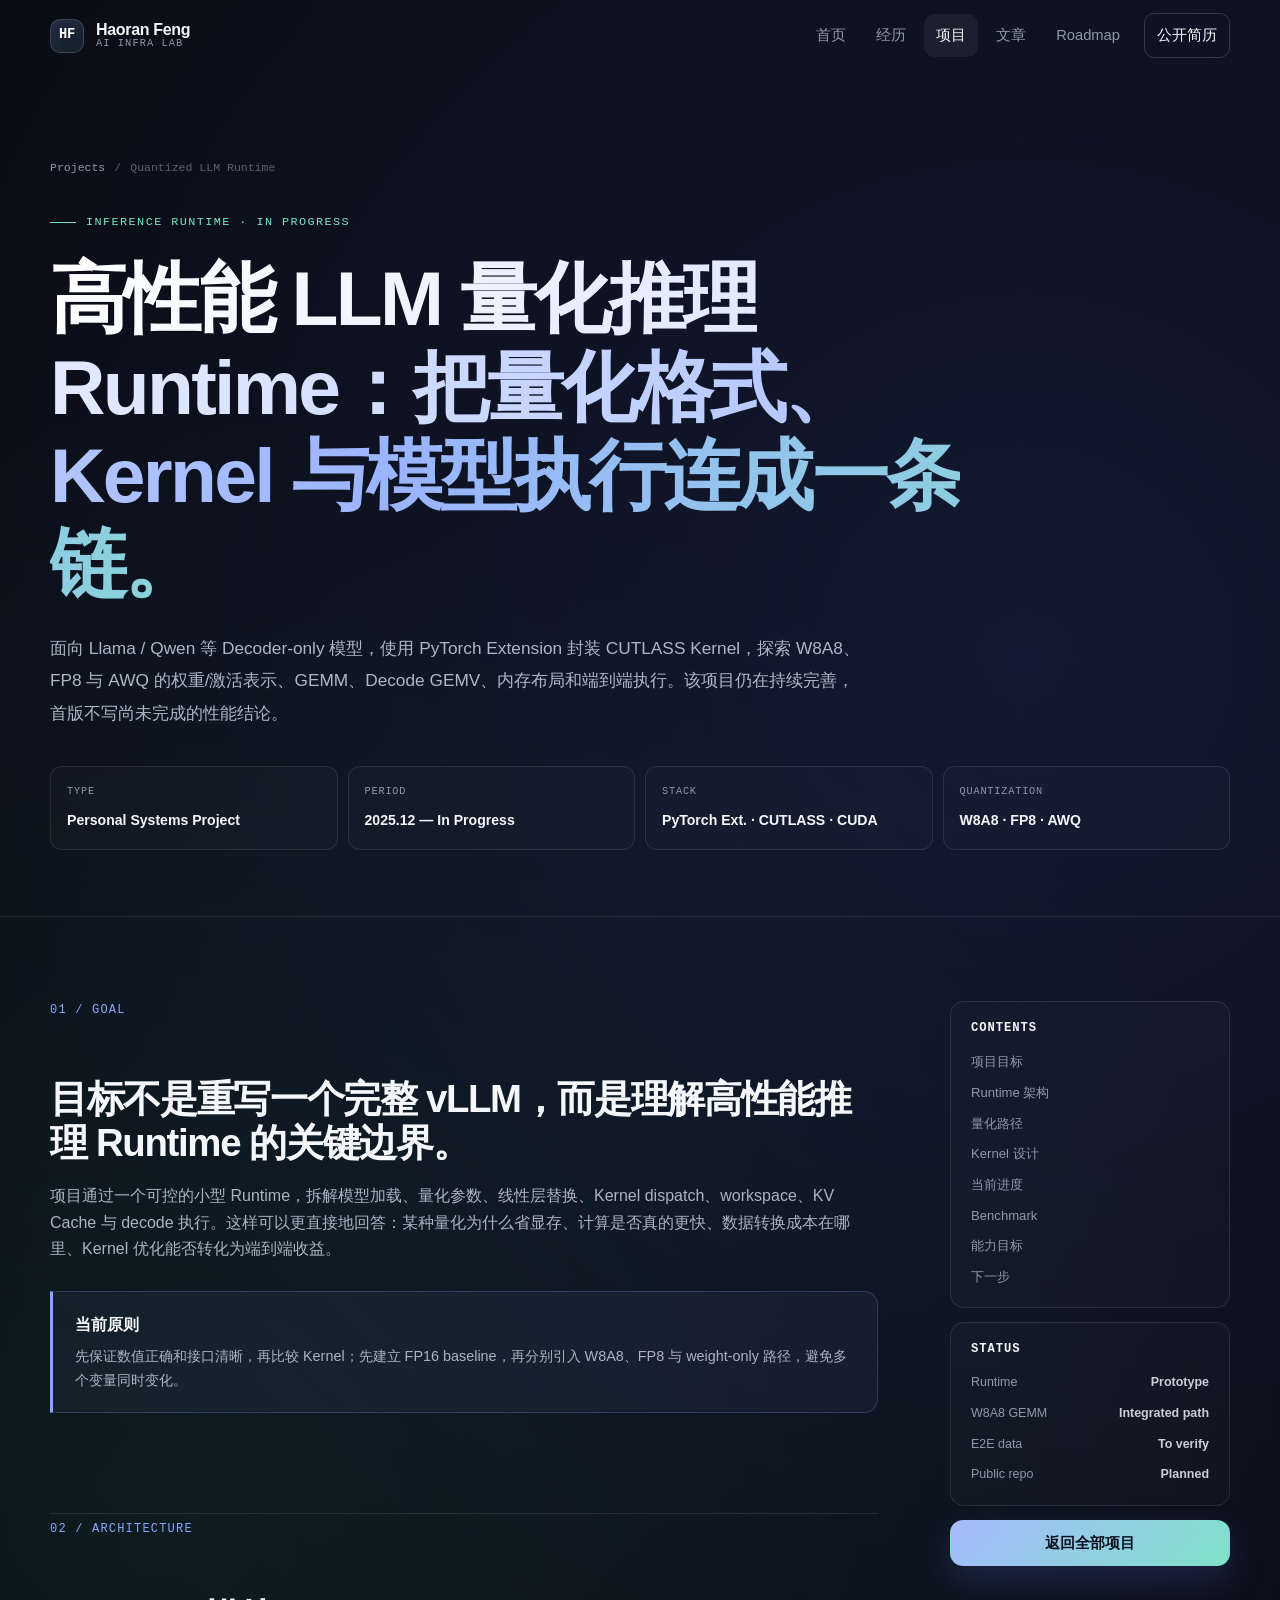
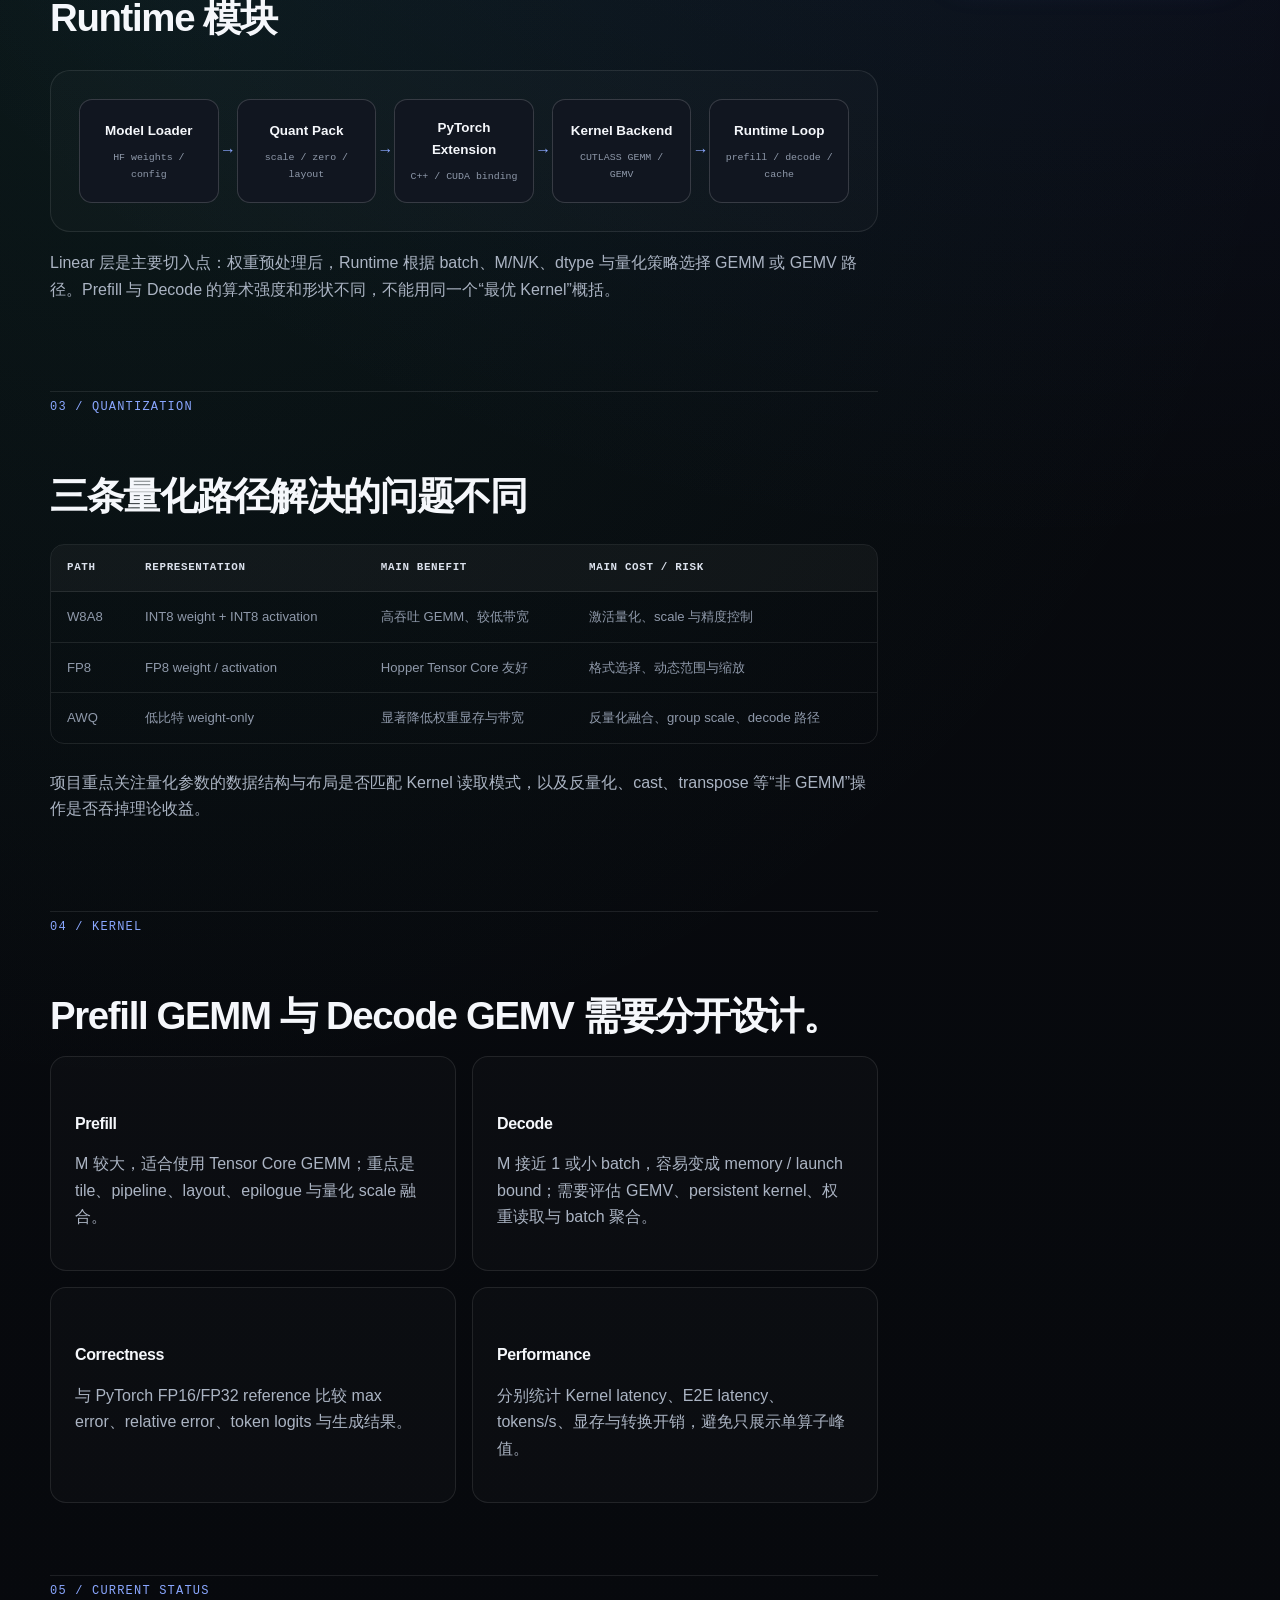
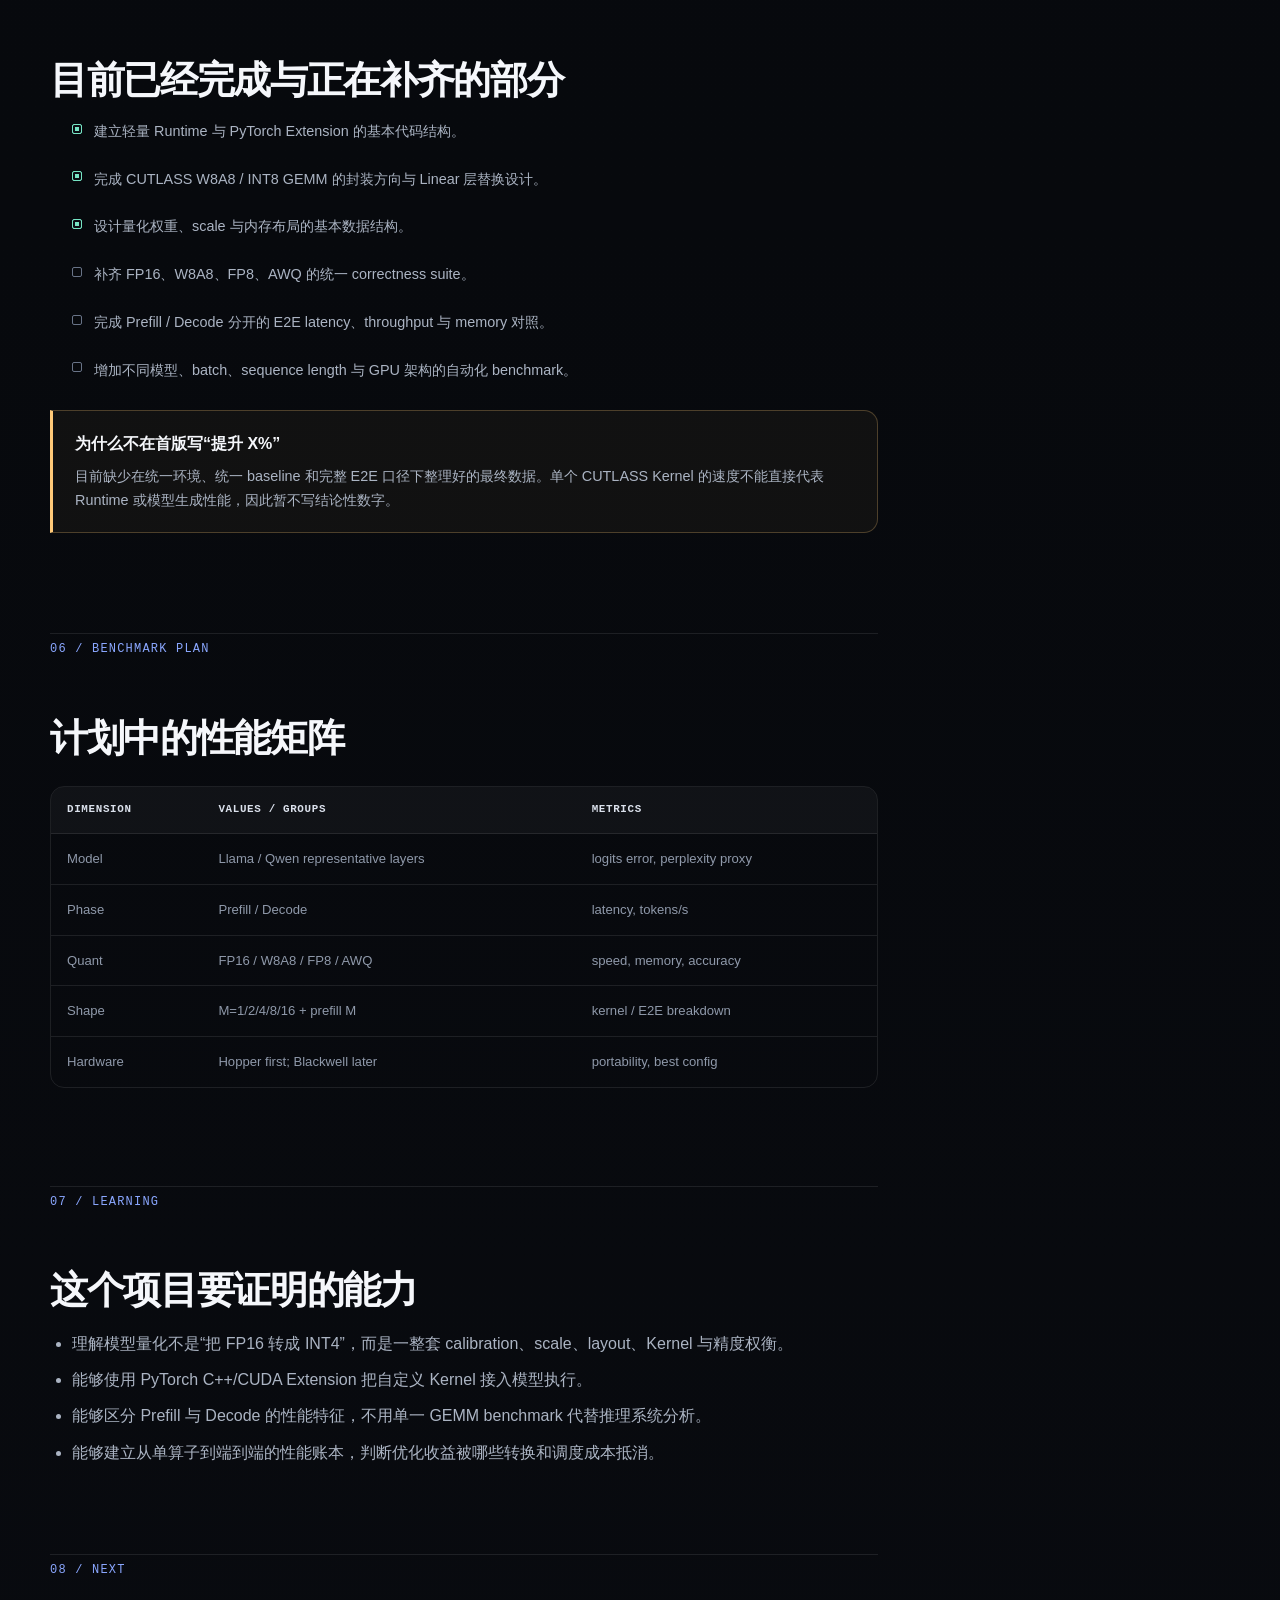
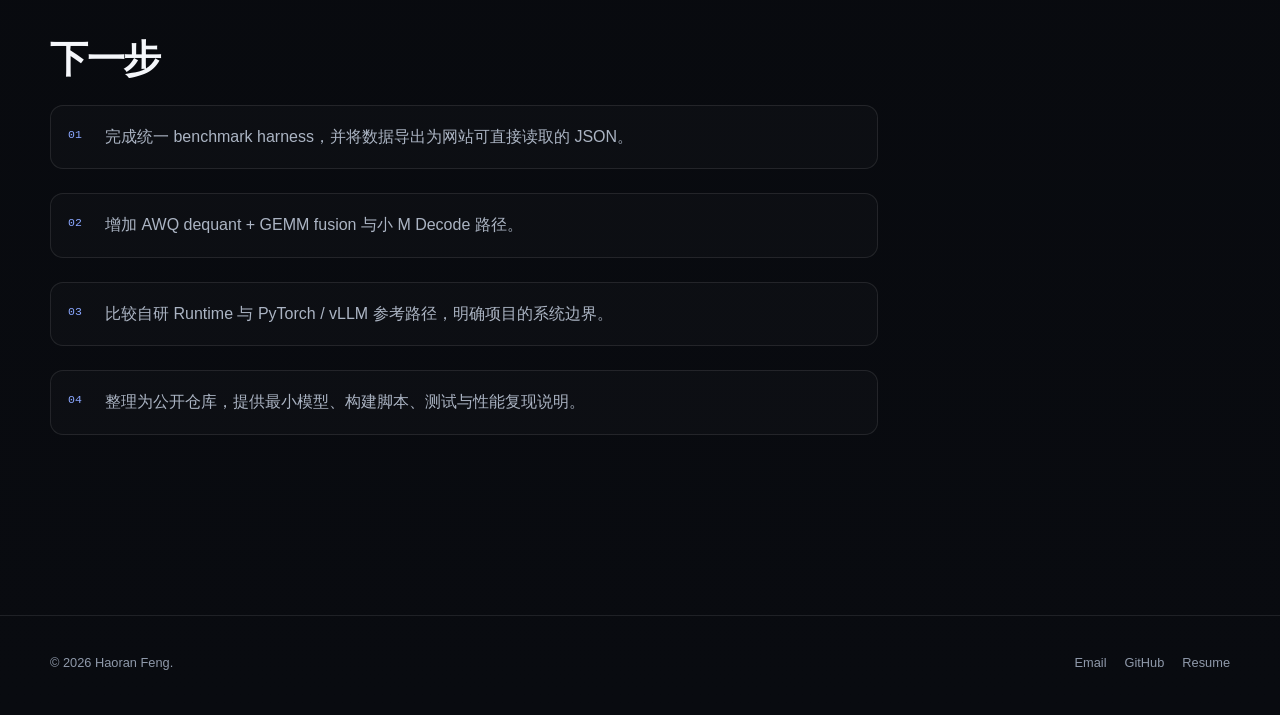
<file: projects/quant-runtime.html>
<!doctype html>
<html lang="zh-CN">
<head>
  <meta charset="utf-8">
  <meta name="viewport" content="width=device-width, initial-scale=1">
  <meta name="description" content="基于 PyTorch Extension 与 CUTLASS 的高性能 LLM 量化推理 Runtime 项目。">
  <meta name="theme-color" content="#07090d">
  <title>Quantized LLM Runtime — Haoran Feng</title>
  <link rel="icon" href="../assets/favicon.svg" type="image/svg+xml">
  <link rel="stylesheet" href="../styles.css">
  <script src="../script.js" defer></script>
</head>
<body data-page="projects">
  <header class="site-header">
    <div class="shell header-inner">
      <a class="brand" href="../index.html"><span class="brand-mark">HF</span><span class="brand-copy">Haoran Feng <small>AI Infra Lab</small></span></a>
      <button class="menu-toggle" type="button" aria-label="打开导航" aria-expanded="false"><span></span></button>
      <nav class="site-nav" aria-label="主导航">
        <a href="../index.html" data-nav="home">首页</a><a href="../experience.html" data-nav="experience">经历</a><a href="../projects.html" data-nav="projects">项目</a><a href="../writing.html" data-nav="writing">文章</a><a href="../roadmap.html" data-nav="roadmap">Roadmap</a><a class="nav-cta" href="../resume.html" data-nav="resume">公开简历</a>
      </nav>
    </div>
  </header>

  <main>
    <section class="detail-hero">
      <div class="shell">
        <div class="detail-breadcrumbs reveal"><a href="../projects.html">Projects</a><span>/</span><span>Quantized LLM Runtime</span></div>
        <span class="eyebrow reveal">Inference Runtime · In Progress</span>
        <h1 class="reveal"><span class="gradient-text">高性能 LLM 量化推理 Runtime：把量化格式、Kernel 与模型执行连成一条链。</span></h1>
        <p class="detail-lead reveal">面向 Llama / Qwen 等 Decoder-only 模型，使用 PyTorch Extension 封装 CUTLASS Kernel，探索 W8A8、FP8 与 AWQ 的权重/激活表示、GEMM、Decode GEMV、内存布局和端到端执行。该项目仍在持续完善，首版不写尚未完成的性能结论。</p>
        <div class="detail-meta-grid reveal">
          <div class="detail-meta"><span>Type</span><strong>Personal Systems Project</strong></div>
          <div class="detail-meta"><span>Period</span><strong>2025.12 — In Progress</strong></div>
          <div class="detail-meta"><span>Stack</span><strong>PyTorch Ext. · CUTLASS · CUDA</strong></div>
          <div class="detail-meta"><span>Quantization</span><strong>W8A8 · FP8 · AWQ</strong></div>
        </div>
      </div>
    </section>

    <section class="section compact section-line">
      <div class="shell detail-layout">
        <article class="detail-content">
          <section id="goal">
            <span class="section-kicker">01 / Goal</span>
            <h2>目标不是重写一个完整 vLLM，而是理解高性能推理 Runtime 的关键边界。</h2>
            <p>项目通过一个可控的小型 Runtime，拆解模型加载、量化参数、线性层替换、Kernel dispatch、workspace、KV Cache 与 decode 执行。这样可以更直接地回答：某种量化为什么省显存、计算是否真的更快、数据转换成本在哪里、Kernel 优化能否转化为端到端收益。</p>
            <div class="callout"><strong>当前原则</strong><p>先保证数值正确和接口清晰，再比较 Kernel；先建立 FP16 baseline，再分别引入 W8A8、FP8 与 weight-only 路径，避免多个变量同时变化。</p></div>
          </section>

          <section id="architecture">
            <span class="section-kicker">02 / Architecture</span>
            <h2>Runtime 模块</h2>
            <div class="architecture">
              <div class="arch-node"><strong>Model Loader</strong><span>HF weights / config</span></div>
              <div class="arch-node"><strong>Quant Pack</strong><span>scale / zero / layout</span></div>
              <div class="arch-node"><strong>PyTorch Extension</strong><span>C++ / CUDA binding</span></div>
              <div class="arch-node"><strong>Kernel Backend</strong><span>CUTLASS GEMM / GEMV</span></div>
              <div class="arch-node"><strong>Runtime Loop</strong><span>prefill / decode / cache</span></div>
            </div>
            <p>Linear 层是主要切入点：权重预处理后，Runtime 根据 batch、M/N/K、dtype 与量化策略选择 GEMM 或 GEMV 路径。Prefill 与 Decode 的算术强度和形状不同，不能用同一个“最优 Kernel”概括。</p>
          </section>

          <section id="quantization">
            <span class="section-kicker">03 / Quantization</span>
            <h2>三条量化路径解决的问题不同</h2>
            <div class="data-table-wrap">
              <table class="data-table">
                <thead><tr><th>Path</th><th>Representation</th><th>Main Benefit</th><th>Main Cost / Risk</th></tr></thead>
                <tbody>
                  <tr><td>W8A8</td><td>INT8 weight + INT8 activation</td><td>高吞吐 GEMM、较低带宽</td><td>激活量化、scale 与精度控制</td></tr>
                  <tr><td>FP8</td><td>FP8 weight / activation</td><td>Hopper Tensor Core 友好</td><td>格式选择、动态范围与缩放</td></tr>
                  <tr><td>AWQ</td><td>低比特 weight-only</td><td>显著降低权重显存与带宽</td><td>反量化融合、group scale、decode 路径</td></tr>
                </tbody>
              </table>
            </div>
            <p>项目重点关注量化参数的数据结构与布局是否匹配 Kernel 读取模式，以及反量化、cast、transpose 等“非 GEMM”操作是否吞掉理论收益。</p>
          </section>

          <section id="kernel">
            <span class="section-kicker">04 / Kernel</span>
            <h2>Prefill GEMM 与 Decode GEMV 需要分开设计。</h2>
            <div class="skill-groups">
              <div class="skill-group"><h3>Prefill</h3><p>M 较大，适合使用 Tensor Core GEMM；重点是 tile、pipeline、layout、epilogue 与量化 scale 融合。</p></div>
              <div class="skill-group"><h3>Decode</h3><p>M 接近 1 或小 batch，容易变成 memory / launch bound；需要评估 GEMV、persistent kernel、权重读取与 batch 聚合。</p></div>
              <div class="skill-group"><h3>Correctness</h3><p>与 PyTorch FP16/FP32 reference 比较 max error、relative error、token logits 与生成结果。</p></div>
              <div class="skill-group"><h3>Performance</h3><p>分别统计 Kernel latency、E2E latency、tokens/s、显存与转换开销，避免只展示单算子峰值。</p></div>
            </div>
          </section>

          <section id="status">
            <span class="section-kicker">05 / Current Status</span>
            <h2>目前已经完成与正在补齐的部分</h2>
            <ul class="check-list">
              <li class="done">建立轻量 Runtime 与 PyTorch Extension 的基本代码结构。</li>
              <li class="done">完成 CUTLASS W8A8 / INT8 GEMM 的封装方向与 Linear 层替换设计。</li>
              <li class="done">设计量化权重、scale 与内存布局的基本数据结构。</li>
              <li>补齐 FP16、W8A8、FP8、AWQ 的统一 correctness suite。</li>
              <li>完成 Prefill / Decode 分开的 E2E latency、throughput 与 memory 对照。</li>
              <li>增加不同模型、batch、sequence length 与 GPU 架构的自动化 benchmark。</li>
            </ul>
            <div class="callout warning"><strong>为什么不在首版写“提升 X%”</strong><p>目前缺少在统一环境、统一 baseline 和完整 E2E 口径下整理好的最终数据。单个 CUTLASS Kernel 的速度不能直接代表 Runtime 或模型生成性能，因此暂不写结论性数字。</p></div>
          </section>

          <section id="benchmark">
            <span class="section-kicker">06 / Benchmark Plan</span>
            <h2>计划中的性能矩阵</h2>
            <div class="data-table-wrap">
              <table class="data-table">
                <thead><tr><th>Dimension</th><th>Values / Groups</th><th>Metrics</th></tr></thead>
                <tbody>
                  <tr><td>Model</td><td>Llama / Qwen representative layers</td><td>logits error, perplexity proxy</td></tr>
                  <tr><td>Phase</td><td>Prefill / Decode</td><td>latency, tokens/s</td></tr>
                  <tr><td>Quant</td><td>FP16 / W8A8 / FP8 / AWQ</td><td>speed, memory, accuracy</td></tr>
                  <tr><td>Shape</td><td>M=1/2/4/8/16 + prefill M</td><td>kernel / E2E breakdown</td></tr>
                  <tr><td>Hardware</td><td>Hopper first; Blackwell later</td><td>portability, best config</td></tr>
                </tbody>
              </table>
            </div>
          </section>

          <section id="learning">
            <span class="section-kicker">07 / Learning</span>
            <h2>这个项目要证明的能力</h2>
            <ul>
              <li>理解模型量化不是“把 FP16 转成 INT4”，而是一整套 calibration、scale、layout、Kernel 与精度权衡。</li>
              <li>能够使用 PyTorch C++/CUDA Extension 把自定义 Kernel 接入模型执行。</li>
              <li>能够区分 Prefill 与 Decode 的性能特征，不用单一 GEMM benchmark 代替推理系统分析。</li>
              <li>能够建立从单算子到端到端的性能账本，判断优化收益被哪些转换和调度成本抵消。</li>
            </ul>
          </section>

          <section id="next">
            <span class="section-kicker">08 / Next</span>
            <h2>下一步</h2>
            <ol class="number-list">
              <li>完成统一 benchmark harness，并将数据导出为网站可直接读取的 JSON。</li>
              <li>增加 AWQ dequant + GEMM fusion 与小 M Decode 路径。</li>
              <li>比较自研 Runtime 与 PyTorch / vLLM 参考路径，明确项目的系统边界。</li>
              <li>整理为公开仓库，提供最小模型、构建脚本、测试与性能复现说明。</li>
            </ol>
          </section>
        </article>

        <aside class="detail-sidebar">
          <div class="sidebar-card"><h3>Contents</h3><nav class="toc"><a href="#goal">项目目标</a><a href="#architecture">Runtime 架构</a><a href="#quantization">量化路径</a><a href="#kernel">Kernel 设计</a><a href="#status">当前进度</a><a href="#benchmark">Benchmark</a><a href="#learning">能力目标</a><a href="#next">下一步</a></nav></div>
          <div class="sidebar-card"><h3>Status</h3><ul class="sidebar-list"><li><span>Runtime</span><strong>Prototype</strong></li><li><span>W8A8 GEMM</span><strong>Integrated path</strong></li><li><span>E2E data</span><strong>To verify</strong></li><li><span>Public repo</span><strong>Planned</strong></li></ul></div>
          <a class="button primary" href="../projects.html">返回全部项目</a>
        </aside>
      </div>
    </section>
  </main>

  <footer class="site-footer"><div class="shell footer-inner"><span>© <span data-year></span> Haoran Feng.</span><div class="footer-links"><a href="mailto:225010160@link.cuhk.edu.cn">Email</a><a href="https://github.com/XFDG" target="_blank" rel="noreferrer">GitHub</a><a href="../resume.html">Resume</a></div></div></footer>
</body>
</html>
</file>
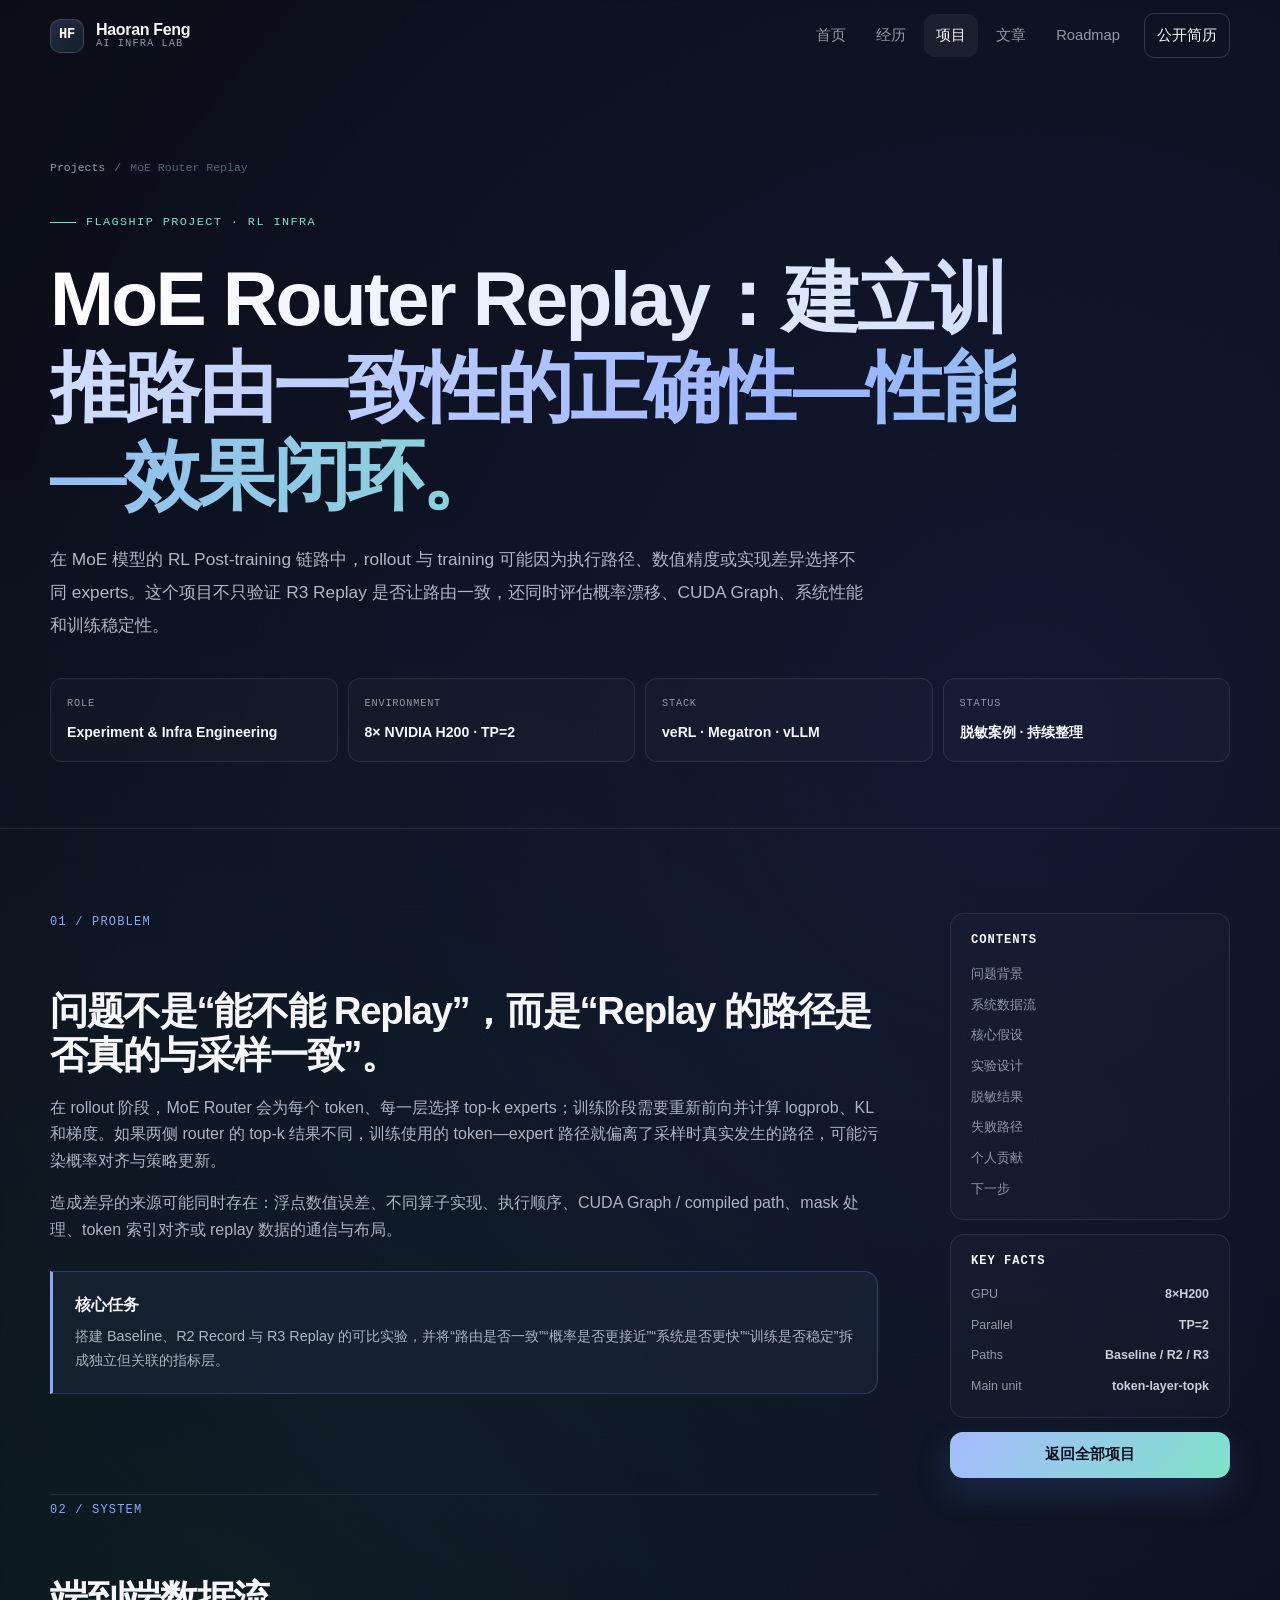
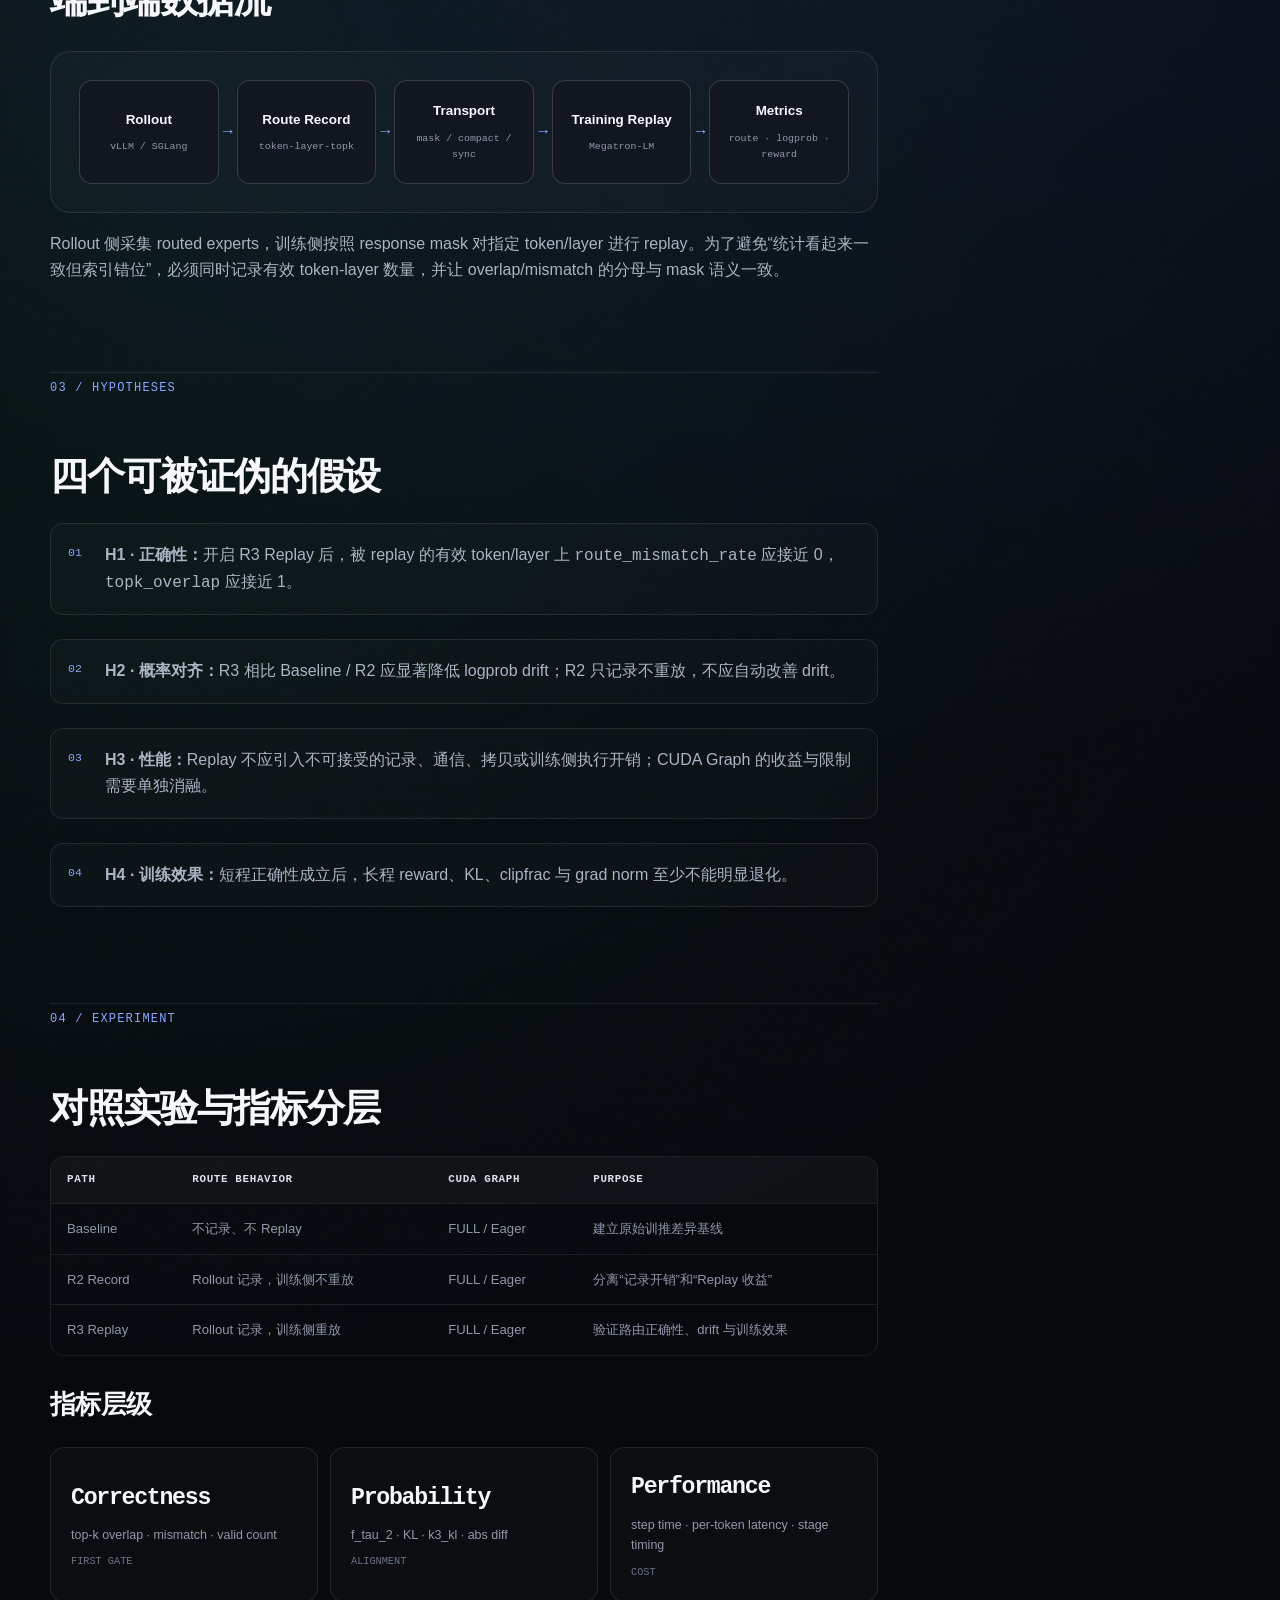
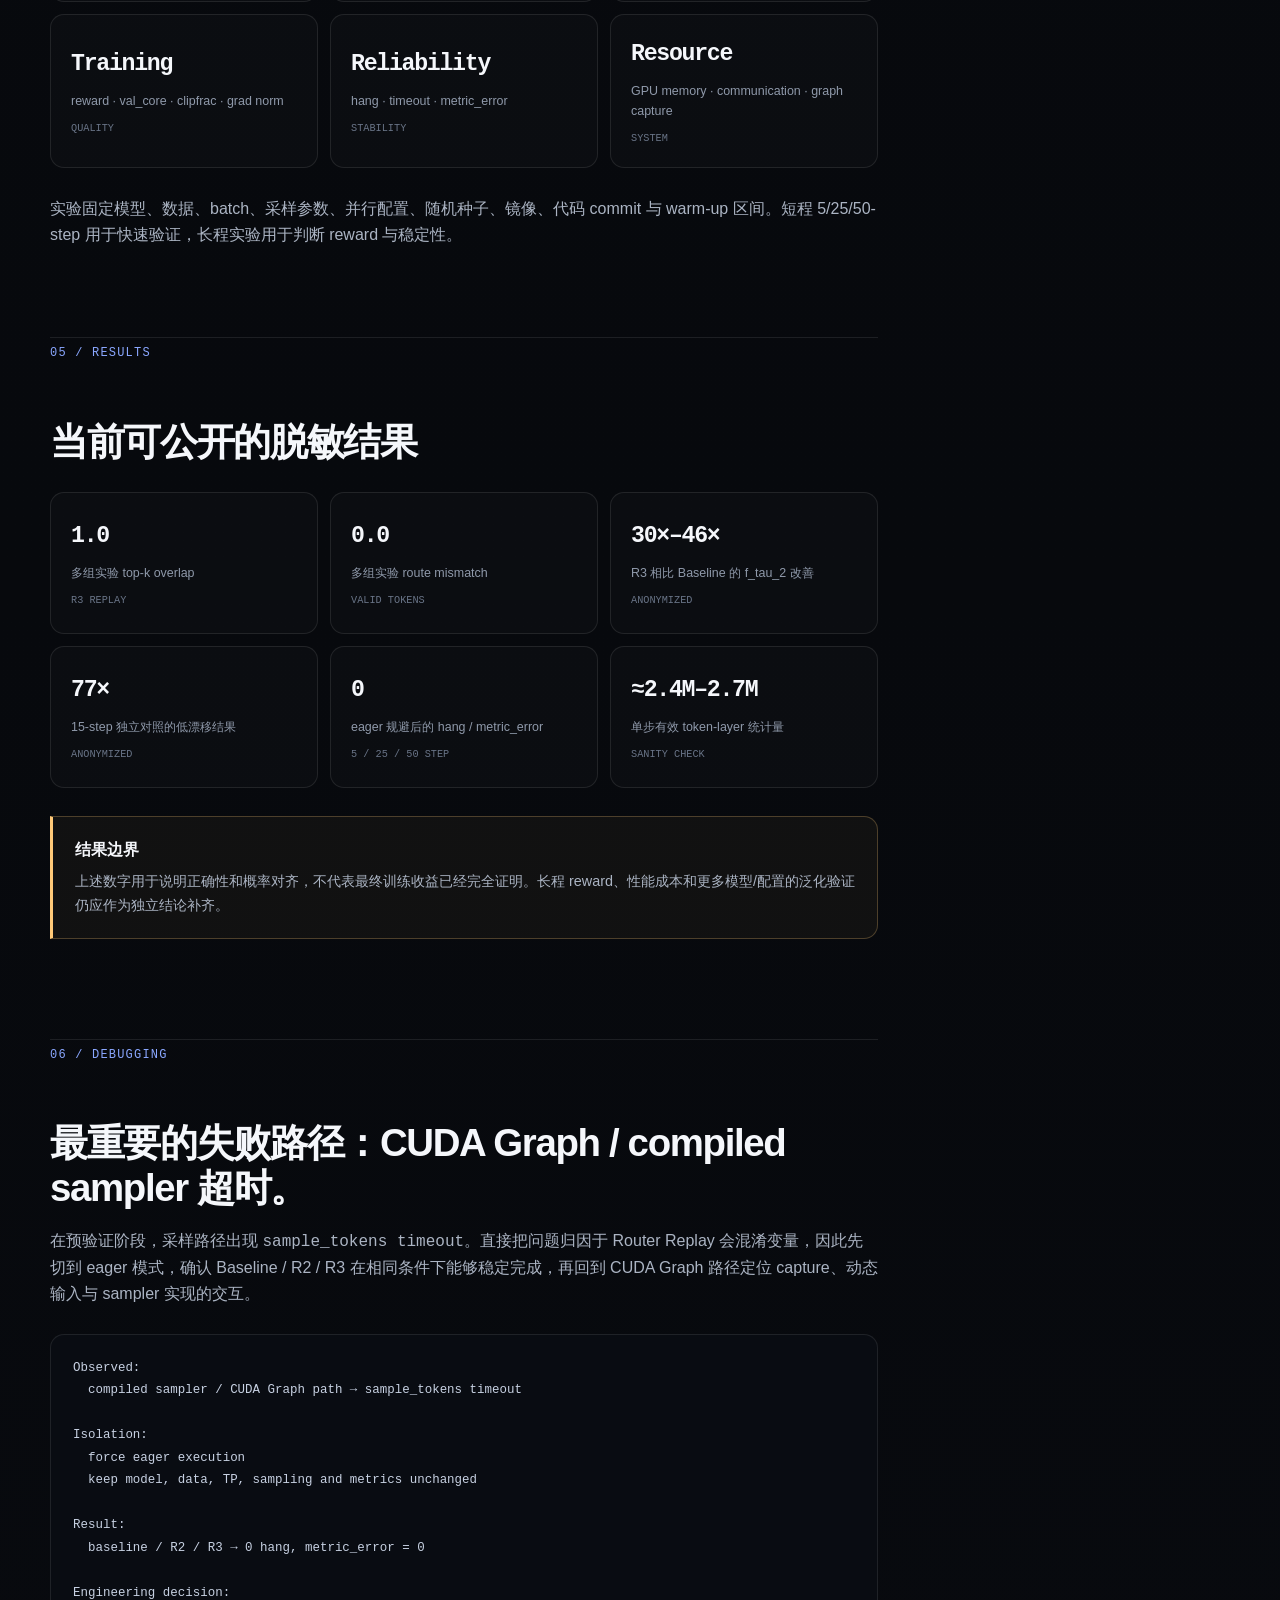
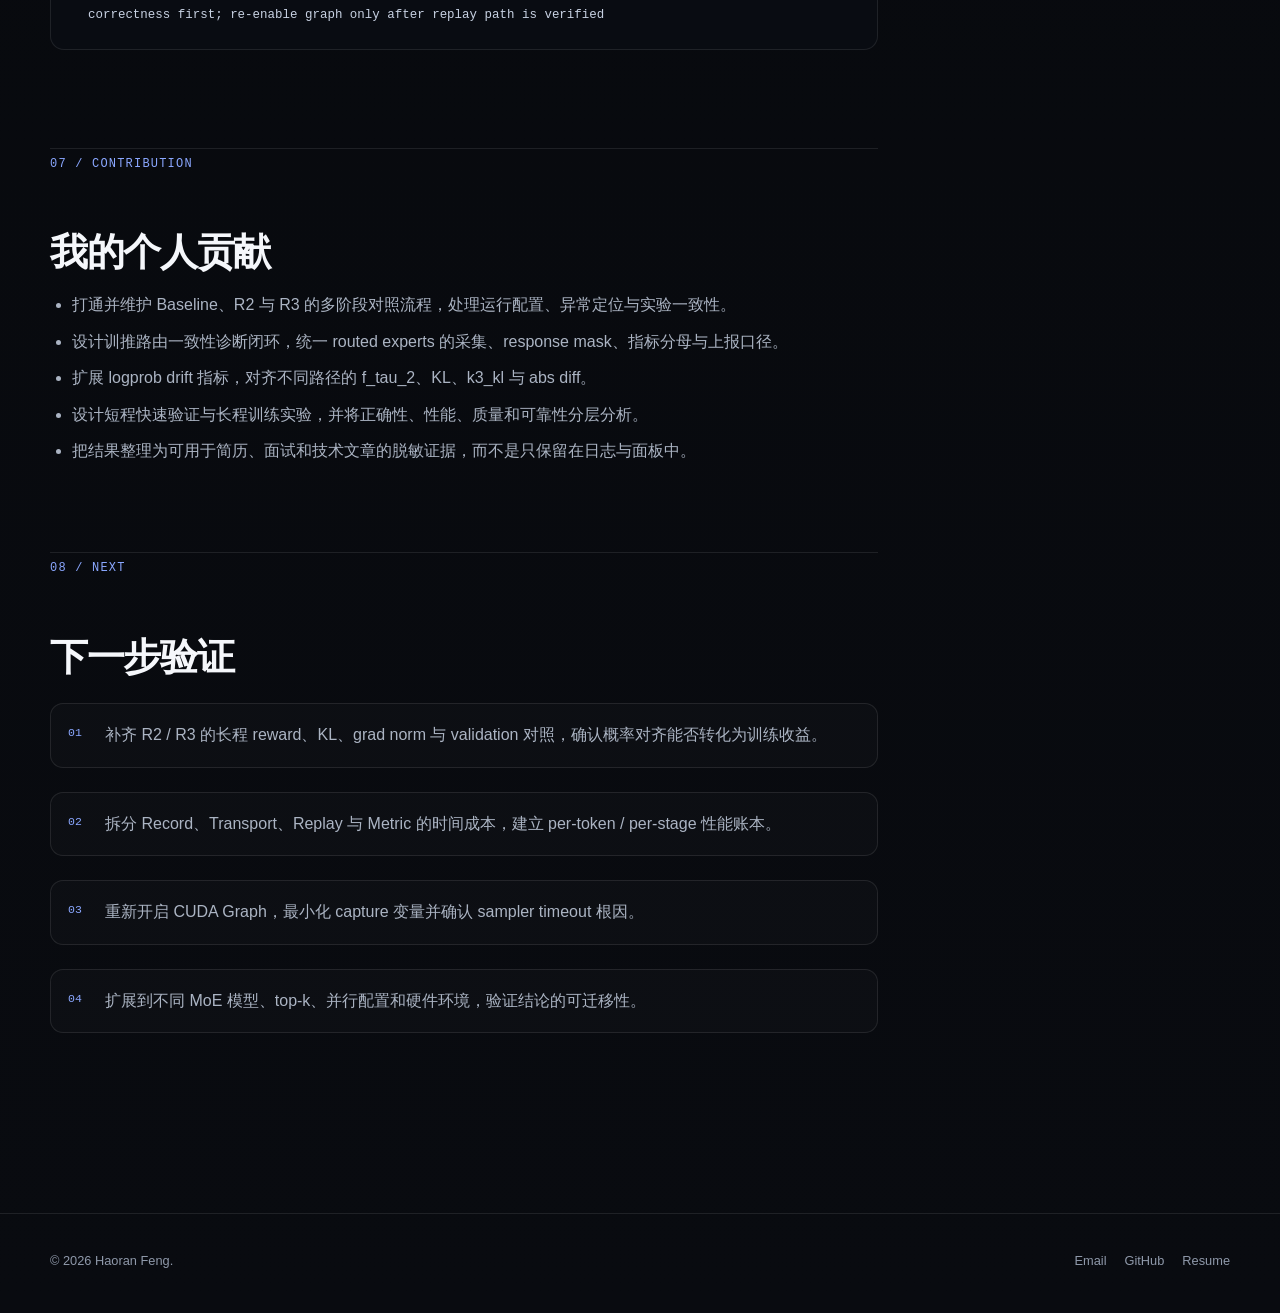
<file: projects/router-replay.html>
<!doctype html>
<html lang="zh-CN">
<head>
  <meta charset="utf-8">
  <meta name="viewport" content="width=device-width, initial-scale=1">
  <meta name="description" content="MoE Router Replay 训推路由一致性项目：实验设计、指标与脱敏结果。">
  <meta name="theme-color" content="#07090d">
  <title>MoE Router Replay — Haoran Feng</title>
  <link rel="icon" href="../assets/favicon.svg" type="image/svg+xml">
  <link rel="stylesheet" href="../styles.css">
  <script src="../script.js" defer></script>
</head>
<body data-page="projects">
  <header class="site-header">
    <div class="shell header-inner">
      <a class="brand" href="../index.html"><span class="brand-mark">HF</span><span class="brand-copy">Haoran Feng <small>AI Infra Lab</small></span></a>
      <button class="menu-toggle" type="button" aria-label="打开导航" aria-expanded="false"><span></span></button>
      <nav class="site-nav" aria-label="主导航">
        <a href="../index.html" data-nav="home">首页</a><a href="../experience.html" data-nav="experience">经历</a><a href="../projects.html" data-nav="projects">项目</a><a href="../writing.html" data-nav="writing">文章</a><a href="../roadmap.html" data-nav="roadmap">Roadmap</a><a class="nav-cta" href="../resume.html" data-nav="resume">公开简历</a>
      </nav>
    </div>
  </header>

  <main>
    <section class="detail-hero">
      <div class="shell">
        <div class="detail-breadcrumbs reveal"><a href="../projects.html">Projects</a><span>/</span><span>MoE Router Replay</span></div>
        <span class="eyebrow reveal">Flagship Project · RL Infra</span>
        <h1 class="reveal"><span class="gradient-text">MoE Router Replay：建立训推路由一致性的正确性—性能—效果闭环。</span></h1>
        <p class="detail-lead reveal">在 MoE 模型的 RL Post-training 链路中，rollout 与 training 可能因为执行路径、数值精度或实现差异选择不同 experts。这个项目不只验证 R3 Replay 是否让路由一致，还同时评估概率漂移、CUDA Graph、系统性能和训练稳定性。</p>
        <div class="detail-meta-grid reveal">
          <div class="detail-meta"><span>Role</span><strong>Experiment & Infra Engineering</strong></div>
          <div class="detail-meta"><span>Environment</span><strong>8× NVIDIA H200 · TP=2</strong></div>
          <div class="detail-meta"><span>Stack</span><strong>veRL · Megatron · vLLM</strong></div>
          <div class="detail-meta"><span>Status</span><strong>脱敏案例 · 持续整理</strong></div>
        </div>
      </div>
    </section>

    <section class="section compact section-line">
      <div class="shell detail-layout">
        <article class="detail-content">
          <section id="problem">
            <span class="section-kicker">01 / Problem</span>
            <h2>问题不是“能不能 Replay”，而是“Replay 的路径是否真的与采样一致”。</h2>
            <p>在 rollout 阶段，MoE Router 会为每个 token、每一层选择 top-k experts；训练阶段需要重新前向并计算 logprob、KL 和梯度。如果两侧 router 的 top-k 结果不同，训练使用的 token—expert 路径就偏离了采样时真实发生的路径，可能污染概率对齐与策略更新。</p>
            <p>造成差异的来源可能同时存在：浮点数值误差、不同算子实现、执行顺序、CUDA Graph / compiled path、mask 处理、token 索引对齐或 replay 数据的通信与布局。</p>
            <div class="callout"><strong>核心任务</strong><p>搭建 Baseline、R2 Record 与 R3 Replay 的可比实验，并将“路由是否一致”“概率是否更接近”“系统是否更快”“训练是否稳定”拆成独立但关联的指标层。</p></div>
          </section>

          <section id="architecture">
            <span class="section-kicker">02 / System</span>
            <h2>端到端数据流</h2>
            <div class="architecture" aria-label="Router Replay 数据流">
              <div class="arch-node"><strong>Rollout</strong><span>vLLM / SGLang</span></div>
              <div class="arch-node"><strong>Route Record</strong><span>token-layer-topk</span></div>
              <div class="arch-node"><strong>Transport</strong><span>mask / compact / sync</span></div>
              <div class="arch-node"><strong>Training Replay</strong><span>Megatron-LM</span></div>
              <div class="arch-node"><strong>Metrics</strong><span>route · logprob · reward</span></div>
            </div>
            <p>Rollout 侧采集 routed experts，训练侧按照 response mask 对指定 token/layer 进行 replay。为了避免“统计看起来一致但索引错位”，必须同时记录有效 token-layer 数量，并让 overlap/mismatch 的分母与 mask 语义一致。</p>
          </section>

          <section id="hypotheses">
            <span class="section-kicker">03 / Hypotheses</span>
            <h2>四个可被证伪的假设</h2>
            <ol class="number-list">
              <li><strong>H1 · 正确性：</strong>开启 R3 Replay 后，被 replay 的有效 token/layer 上 <span class="mono">route_mismatch_rate</span> 应接近 0，<span class="mono">topk_overlap</span> 应接近 1。</li>
              <li><strong>H2 · 概率对齐：</strong>R3 相比 Baseline / R2 应显著降低 logprob drift；R2 只记录不重放，不应自动改善 drift。</li>
              <li><strong>H3 · 性能：</strong>Replay 不应引入不可接受的记录、通信、拷贝或训练侧执行开销；CUDA Graph 的收益与限制需要单独消融。</li>
              <li><strong>H4 · 训练效果：</strong>短程正确性成立后，长程 reward、KL、clipfrac 与 grad norm 至少不能明显退化。</li>
            </ol>
          </section>

          <section id="experiment">
            <span class="section-kicker">04 / Experiment</span>
            <h2>对照实验与指标分层</h2>
            <div class="data-table-wrap">
              <table class="data-table">
                <thead><tr><th>Path</th><th>Route Behavior</th><th>CUDA Graph</th><th>Purpose</th></tr></thead>
                <tbody>
                  <tr><td>Baseline</td><td>不记录、不 Replay</td><td>FULL / Eager</td><td>建立原始训推差异基线</td></tr>
                  <tr><td>R2 Record</td><td>Rollout 记录，训练侧不重放</td><td>FULL / Eager</td><td>分离“记录开销”和“Replay 收益”</td></tr>
                  <tr><td>R3 Replay</td><td>Rollout 记录，训练侧重放</td><td>FULL / Eager</td><td>验证路由正确性、drift 与训练效果</td></tr>
                </tbody>
              </table>
            </div>

            <h3>指标层级</h3>
            <div class="metric-grid">
              <div class="metric-card"><strong>Correctness</strong><span>top-k overlap · mismatch · valid count</span><small>FIRST GATE</small></div>
              <div class="metric-card"><strong>Probability</strong><span>f_tau_2 · KL · k3_kl · abs diff</span><small>ALIGNMENT</small></div>
              <div class="metric-card"><strong>Performance</strong><span>step time · per-token latency · stage timing</span><small>COST</small></div>
              <div class="metric-card"><strong>Training</strong><span>reward · val_core · clipfrac · grad norm</span><small>QUALITY</small></div>
              <div class="metric-card"><strong>Reliability</strong><span>hang · timeout · metric_error</span><small>STABILITY</small></div>
              <div class="metric-card"><strong>Resource</strong><span>GPU memory · communication · graph capture</span><small>SYSTEM</small></div>
            </div>
            <p>实验固定模型、数据、batch、采样参数、并行配置、随机种子、镜像、代码 commit 与 warm-up 区间。短程 5/25/50-step 用于快速验证，长程实验用于判断 reward 与稳定性。</p>
          </section>

          <section id="results">
            <span class="section-kicker">05 / Results</span>
            <h2>当前可公开的脱敏结果</h2>
            <div class="metric-grid">
              <div class="metric-card"><strong>1.0</strong><span>多组实验 top-k overlap</span><small>R3 REPLAY</small></div>
              <div class="metric-card"><strong>0.0</strong><span>多组实验 route mismatch</span><small>VALID TOKENS</small></div>
              <div class="metric-card"><strong>30×–46×</strong><span>R3 相比 Baseline 的 f_tau_2 改善</span><small>ANONYMIZED</small></div>
              <div class="metric-card"><strong>77×</strong><span>15-step 独立对照的低漂移结果</span><small>ANONYMIZED</small></div>
              <div class="metric-card"><strong>0</strong><span>eager 规避后的 hang / metric_error</span><small>5 / 25 / 50 STEP</small></div>
              <div class="metric-card"><strong>≈2.4M–2.7M</strong><span>单步有效 token-layer 统计量</span><small>SANITY CHECK</small></div>
            </div>
            <div class="callout warning"><strong>结果边界</strong><p>上述数字用于说明正确性和概率对齐，不代表最终训练收益已经完全证明。长程 reward、性能成本和更多模型/配置的泛化验证仍应作为独立结论补齐。</p></div>
          </section>

          <section id="debugging">
            <span class="section-kicker">06 / Debugging</span>
            <h2>最重要的失败路径：CUDA Graph / compiled sampler 超时。</h2>
            <p>在预验证阶段，采样路径出现 <span class="mono">sample_tokens timeout</span>。直接把问题归因于 Router Replay 会混淆变量，因此先切到 eager 模式，确认 Baseline / R2 / R3 在相同条件下能够稳定完成，再回到 CUDA Graph 路径定位 capture、动态输入与 sampler 实现的交互。</p>
            <pre class="code-block">Observed:
  compiled sampler / CUDA Graph path → sample_tokens timeout

Isolation:
  force eager execution
  keep model, data, TP, sampling and metrics unchanged

Result:
  baseline / R2 / R3 → 0 hang, metric_error = 0

Engineering decision:
  correctness first; re-enable graph only after replay path is verified</pre>
          </section>

          <section id="contribution">
            <span class="section-kicker">07 / Contribution</span>
            <h2>我的个人贡献</h2>
            <ul>
              <li>打通并维护 Baseline、R2 与 R3 的多阶段对照流程，处理运行配置、异常定位与实验一致性。</li>
              <li>设计训推路由一致性诊断闭环，统一 routed experts 的采集、response mask、指标分母与上报口径。</li>
              <li>扩展 logprob drift 指标，对齐不同路径的 f_tau_2、KL、k3_kl 与 abs diff。</li>
              <li>设计短程快速验证与长程训练实验，并将正确性、性能、质量和可靠性分层分析。</li>
              <li>把结果整理为可用于简历、面试和技术文章的脱敏证据，而不是只保留在日志与面板中。</li>
            </ul>
          </section>

          <section id="next">
            <span class="section-kicker">08 / Next</span>
            <h2>下一步验证</h2>
            <ol class="number-list">
              <li>补齐 R2 / R3 的长程 reward、KL、grad norm 与 validation 对照，确认概率对齐能否转化为训练收益。</li>
              <li>拆分 Record、Transport、Replay 与 Metric 的时间成本，建立 per-token / per-stage 性能账本。</li>
              <li>重新开启 CUDA Graph，最小化 capture 变量并确认 sampler timeout 根因。</li>
              <li>扩展到不同 MoE 模型、top-k、并行配置和硬件环境，验证结论的可迁移性。</li>
            </ol>
          </section>
        </article>

        <aside class="detail-sidebar">
          <div class="sidebar-card">
            <h3>Contents</h3>
            <nav class="toc"><a href="#problem">问题背景</a><a href="#architecture">系统数据流</a><a href="#hypotheses">核心假设</a><a href="#experiment">实验设计</a><a href="#results">脱敏结果</a><a href="#debugging">失败路径</a><a href="#contribution">个人贡献</a><a href="#next">下一步</a></nav>
          </div>
          <div class="sidebar-card">
            <h3>Key Facts</h3>
            <ul class="sidebar-list"><li><span>GPU</span><strong>8×H200</strong></li><li><span>Parallel</span><strong>TP=2</strong></li><li><span>Paths</span><strong>Baseline / R2 / R3</strong></li><li><span>Main unit</span><strong>token-layer-topk</strong></li></ul>
          </div>
          <a class="button primary" href="../projects.html">返回全部项目</a>
        </aside>
      </div>
    </section>
  </main>

  <footer class="site-footer"><div class="shell footer-inner"><span>© <span data-year></span> Haoran Feng.</span><div class="footer-links"><a href="mailto:225010160@link.cuhk.edu.cn">Email</a><a href="https://github.com/XFDG" target="_blank" rel="noreferrer">GitHub</a><a href="../resume.html">Resume</a></div></div></footer>
</body>
</html>
</file>
<file: styles.css>
:root {
  --bg: #07090d;
  --bg-soft: #0a0d13;
  --surface: rgba(17, 21, 30, 0.82);
  --surface-solid: #11151e;
  --surface-2: #171c27;
  --text: #f5f7fb;
  --text-soft: #c8ceda;
  --muted: #8f99aa;
  --line: rgba(255, 255, 255, 0.09);
  --line-strong: rgba(255, 255, 255, 0.16);
  --accent: #8aa7ff;
  --accent-strong: #6e8fff;
  --accent-2: #76e4c4;
  --warning: #ffc978;
  --danger: #ff8e9a;
  --success: #76e4c4;
  --shadow: 0 22px 70px rgba(0, 0, 0, 0.35);
  --radius-sm: 12px;
  --radius: 20px;
  --radius-lg: 30px;
  --shell: 1180px;
  --header-h: 72px;
  --sans: Inter, ui-sans-serif, -apple-system, BlinkMacSystemFont, "Segoe UI", "PingFang SC", "Hiragino Sans GB", "Microsoft YaHei", Arial, sans-serif;
  --mono: "SFMono-Regular", Consolas, "Liberation Mono", Menlo, monospace;
}

* {
  box-sizing: border-box;
}

html {
  scroll-behavior: smooth;
  scroll-padding-top: calc(var(--header-h) + 28px);
  background: var(--bg);
}

body {
  margin: 0;
  min-height: 100vh;
  color: var(--text);
  background:
    radial-gradient(circle at 80% 12%, rgba(80, 112, 255, 0.14), transparent 30%),
    radial-gradient(circle at 12% 28%, rgba(59, 215, 176, 0.08), transparent 28%),
    linear-gradient(180deg, #080a0f 0%, #07090d 62%, #090b10 100%);
  font-family: var(--sans);
  line-height: 1.65;
  -webkit-font-smoothing: antialiased;
  text-rendering: optimizeLegibility;
}

body::before {
  content: "";
  position: fixed;
  inset: 0;
  pointer-events: none;
  opacity: 0.36;
  background-image:
    linear-gradient(rgba(255, 255, 255, 0.025) 1px, transparent 1px),
    linear-gradient(90deg, rgba(255, 255, 255, 0.025) 1px, transparent 1px);
  background-size: 48px 48px;
  mask-image: linear-gradient(to bottom, black 0%, transparent 84%);
  z-index: -1;
}

::selection {
  background: rgba(138, 167, 255, 0.32);
  color: #fff;
}

a {
  color: inherit;
  text-decoration: none;
}

img,
svg {
  display: block;
  max-width: 100%;
}

button,
input,
textarea,
select {
  font: inherit;
}

button {
  color: inherit;
}

p,
h1,
h2,
h3,
h4,
ul,
ol,
figure,
blockquote {
  margin-top: 0;
}

h1,
h2,
h3,
h4 {
  line-height: 1.15;
  letter-spacing: -0.035em;
}

h1 {
  font-size: clamp(3rem, 7vw, 6.7rem);
  margin-bottom: 26px;
}

h2 {
  font-size: clamp(2rem, 4vw, 3.55rem);
  margin-bottom: 18px;
}

h3 {
  font-size: clamp(1.22rem, 2vw, 1.65rem);
  margin-bottom: 12px;
}

p {
  color: var(--text-soft);
}

code,
.mono {
  font-family: var(--mono);
}

.shell {
  width: min(calc(100% - 40px), var(--shell));
  margin-inline: auto;
}

.narrow {
  width: min(calc(100% - 40px), 820px);
  margin-inline: auto;
}

.site-header {
  position: sticky;
  top: 0;
  z-index: 50;
  height: var(--header-h);
  border-bottom: 1px solid transparent;
  transition: background-color 180ms ease, border-color 180ms ease, backdrop-filter 180ms ease;
}

.site-header.is-scrolled {
  background: rgba(7, 9, 13, 0.78);
  border-color: var(--line);
  backdrop-filter: blur(18px);
}

.header-inner {
  height: 100%;
  display: flex;
  align-items: center;
  justify-content: space-between;
  gap: 24px;
}

.brand {
  display: inline-flex;
  align-items: center;
  gap: 12px;
  font-weight: 750;
  letter-spacing: -0.02em;
}

.brand-mark {
  width: 34px;
  height: 34px;
  display: grid;
  place-items: center;
  border: 1px solid var(--line-strong);
  border-radius: 10px;
  background: linear-gradient(145deg, rgba(138, 167, 255, 0.18), rgba(118, 228, 196, 0.07));
  color: #fff;
  font-family: var(--mono);
  font-size: 0.86rem;
  box-shadow: inset 0 0 20px rgba(138, 167, 255, 0.05);
}

.brand-copy {
  display: grid;
  line-height: 1.05;
}

.brand-copy small {
  color: var(--muted);
  font-family: var(--mono);
  font-size: 0.65rem;
  font-weight: 500;
  letter-spacing: 0.1em;
  text-transform: uppercase;
}

.site-nav {
  display: flex;
  align-items: center;
  gap: 6px;
}

.site-nav a {
  padding: 9px 12px;
  border-radius: 10px;
  color: var(--muted);
  font-size: 0.92rem;
  transition: color 150ms ease, background-color 150ms ease;
}

.site-nav a:hover,
.site-nav a.active {
  color: var(--text);
  background: rgba(255, 255, 255, 0.055);
}

.nav-cta {
  margin-left: 6px;
  border: 1px solid var(--line-strong);
  color: var(--text) !important;
}

.menu-toggle {
  display: none;
  width: 42px;
  height: 42px;
  border: 1px solid var(--line);
  border-radius: 12px;
  background: var(--surface);
  cursor: pointer;
}

.menu-toggle span,
.menu-toggle::before,
.menu-toggle::after {
  content: "";
  display: block;
  width: 18px;
  height: 1.5px;
  margin: 4px auto;
  background: var(--text);
  transition: transform 180ms ease, opacity 180ms ease;
}

.menu-toggle[aria-expanded="true"] span {
  opacity: 0;
}

.menu-toggle[aria-expanded="true"]::before {
  transform: translateY(5.5px) rotate(45deg);
}

.menu-toggle[aria-expanded="true"]::after {
  transform: translateY(-5.5px) rotate(-45deg);
}

main {
  overflow: clip;
}

.hero {
  min-height: calc(100vh - var(--header-h));
  display: grid;
  align-items: center;
  padding: 74px 0 64px;
}

.hero-grid {
  display: grid;
  grid-template-columns: minmax(0, 1.2fr) minmax(330px, 0.78fr);
  align-items: center;
  gap: clamp(42px, 7vw, 92px);
}

.eyebrow {
  display: inline-flex;
  align-items: center;
  gap: 10px;
  margin-bottom: 22px;
  color: var(--accent-2);
  font-family: var(--mono);
  font-size: 0.74rem;
  letter-spacing: 0.12em;
  text-transform: uppercase;
}

.eyebrow::before {
  content: "";
  width: 26px;
  height: 1px;
  background: currentColor;
}

.hero h1 {
  max-width: 920px;
}

.gradient-text {
  background: linear-gradient(100deg, #ffffff 0%, #dbe4ff 35%, #9bb4ff 72%, #82e2c8 112%);
  -webkit-background-clip: text;
  background-clip: text;
  color: transparent;
}

.hero-lead {
  max-width: 720px;
  margin-bottom: 32px;
  color: #b8c0cf;
  font-size: clamp(1.02rem, 1.5vw, 1.2rem);
  line-height: 1.85;
}

.hero-actions,
.button-row {
  display: flex;
  flex-wrap: wrap;
  gap: 12px;
}

.button {
  min-height: 46px;
  display: inline-flex;
  align-items: center;
  justify-content: center;
  gap: 9px;
  padding: 0 18px;
  border: 1px solid var(--line);
  border-radius: 13px;
  background: rgba(255, 255, 255, 0.035);
  color: var(--text);
  font-size: 0.92rem;
  font-weight: 680;
  cursor: pointer;
  transition: transform 150ms ease, border-color 150ms ease, background-color 150ms ease;
}

.button:hover {
  transform: translateY(-2px);
  border-color: var(--line-strong);
  background: rgba(255, 255, 255, 0.07);
}

.button.primary {
  color: #08101d;
  border-color: transparent;
  background: linear-gradient(135deg, #a6baff, #7fe2c8);
  box-shadow: 0 14px 36px rgba(105, 133, 255, 0.18);
}

.button.primary:hover {
  background: linear-gradient(135deg, #b5c5ff, #90ead3);
}

.button.small {
  min-height: 38px;
  padding-inline: 14px;
  border-radius: 11px;
  font-size: 0.82rem;
}

.button svg,
.text-link svg {
  width: 16px;
  height: 16px;
}

.hero-meta {
  display: flex;
  flex-wrap: wrap;
  gap: 10px 20px;
  margin-top: 26px;
  color: var(--muted);
  font-family: var(--mono);
  font-size: 0.78rem;
}

.hero-meta span {
  display: inline-flex;
  align-items: center;
  gap: 8px;
}

.status-dot {
  width: 7px;
  height: 7px;
  border-radius: 50%;
  background: var(--success);
  box-shadow: 0 0 0 5px rgba(118, 228, 196, 0.08), 0 0 20px rgba(118, 228, 196, 0.35);
}

.terminal {
  position: relative;
  overflow: hidden;
  min-height: 430px;
  border: 1px solid var(--line-strong);
  border-radius: var(--radius-lg);
  background: linear-gradient(160deg, rgba(19, 24, 34, 0.92), rgba(9, 12, 18, 0.96));
  box-shadow: var(--shadow), inset 0 1px 0 rgba(255, 255, 255, 0.05);
}

.terminal::before {
  content: "";
  position: absolute;
  width: 220px;
  height: 220px;
  right: -70px;
  top: -70px;
  border-radius: 50%;
  background: rgba(108, 139, 255, 0.13);
  filter: blur(12px);
}

.terminal-bar {
  height: 46px;
  display: flex;
  align-items: center;
  gap: 7px;
  padding: 0 18px;
  border-bottom: 1px solid var(--line);
  background: rgba(255, 255, 255, 0.025);
}

.terminal-dot {
  width: 9px;
  height: 9px;
  border-radius: 50%;
  background: #596170;
}

.terminal-dot:nth-child(1) { background: #ff8d8d; }
.terminal-dot:nth-child(2) { background: #f7c76d; }
.terminal-dot:nth-child(3) { background: #72dba7; }

.terminal-title {
  margin-left: auto;
  color: #6f798a;
  font-family: var(--mono);
  font-size: 0.68rem;
}

.terminal-body {
  position: relative;
  display: grid;
  gap: 20px;
  padding: 28px;
  font-family: var(--mono);
  font-size: 0.82rem;
}

.terminal-block {
  display: grid;
  gap: 7px;
}

.terminal-command {
  color: #cfd6e5;
}

.terminal-command::before {
  content: "$ ";
  color: var(--accent-2);
}

.terminal-output {
  color: #8e9aad;
  line-height: 1.75;
}

.terminal-output strong {
  color: #f3f6fc;
  font-weight: 620;
}

.terminal-tags {
  display: flex;
  flex-wrap: wrap;
  gap: 7px;
  margin-top: 4px;
}

.terminal-tags span {
  padding: 5px 8px;
  border: 1px solid rgba(138, 167, 255, 0.18);
  border-radius: 7px;
  background: rgba(138, 167, 255, 0.06);
  color: #aebeff;
  font-size: 0.7rem;
}

.section {
  padding: 116px 0;
}

.section.compact {
  padding: 84px 0;
}

.section-line {
  border-top: 1px solid var(--line);
}

.section-head {
  display: grid;
  grid-template-columns: minmax(0, 0.8fr) minmax(300px, 0.55fr);
  align-items: end;
  gap: 48px;
  margin-bottom: 48px;
}

.section-head p {
  margin: 0;
  color: var(--muted);
}

.section-kicker {
  display: block;
  margin-bottom: 14px;
  color: var(--accent);
  font-family: var(--mono);
  font-size: 0.75rem;
  letter-spacing: 0.1em;
  text-transform: uppercase;
}

.section-title-row {
  display: flex;
  align-items: end;
  justify-content: space-between;
  gap: 30px;
  margin-bottom: 38px;
}

.section-title-row h2,
.section-title-row p {
  margin-bottom: 0;
}

.text-link {
  display: inline-flex;
  align-items: center;
  gap: 8px;
  color: var(--text-soft);
  font-size: 0.9rem;
  font-weight: 650;
}

.text-link:hover {
  color: var(--accent);
}

.stats-grid {
  display: grid;
  grid-template-columns: repeat(4, minmax(0, 1fr));
  border: 1px solid var(--line);
  border-radius: var(--radius);
  background: rgba(255, 255, 255, 0.018);
  overflow: hidden;
}

.stat {
  min-height: 140px;
  display: grid;
  align-content: center;
  gap: 7px;
  padding: 28px;
  border-right: 1px solid var(--line);
}

.stat:last-child {
  border-right: 0;
}

.stat-value {
  color: var(--text);
  font-family: var(--mono);
  font-size: clamp(1.65rem, 3vw, 2.55rem);
  font-weight: 650;
  letter-spacing: -0.06em;
}

.stat-label {
  color: var(--muted);
  font-size: 0.84rem;
}

.intro-grid {
  display: grid;
  grid-template-columns: minmax(0, 0.9fr) minmax(330px, 1fr);
  gap: 64px;
  align-items: start;
}

.intro-copy p {
  font-size: 1.02rem;
  line-height: 1.9;
}

.focus-list {
  display: grid;
  gap: 10px;
}

.focus-item {
  display: grid;
  grid-template-columns: auto 1fr auto;
  gap: 14px;
  align-items: center;
  padding: 17px 18px;
  border: 1px solid var(--line);
  border-radius: 14px;
  background: rgba(255, 255, 255, 0.018);
}

.focus-index {
  color: var(--accent);
  font-family: var(--mono);
  font-size: 0.72rem;
}

.focus-item strong {
  font-size: 0.94rem;
  letter-spacing: -0.01em;
}

.focus-item small {
  color: var(--muted);
  font-family: var(--mono);
  font-size: 0.7rem;
}

.card-grid {
  display: grid;
  grid-template-columns: repeat(2, minmax(0, 1fr));
  gap: 18px;
}

.card-grid.three {
  grid-template-columns: repeat(3, minmax(0, 1fr));
}

.card-grid.four {
  grid-template-columns: repeat(4, minmax(0, 1fr));
}

.card {
  position: relative;
  overflow: hidden;
  border: 1px solid var(--line);
  border-radius: var(--radius);
  background: linear-gradient(145deg, rgba(20, 25, 35, 0.82), rgba(11, 14, 20, 0.9));
  box-shadow: inset 0 1px 0 rgba(255, 255, 255, 0.025);
}

.card::after {
  content: "";
  position: absolute;
  width: 180px;
  height: 180px;
  right: -90px;
  bottom: -90px;
  border-radius: 50%;
  background: rgba(138, 167, 255, 0.06);
  filter: blur(6px);
  transition: transform 250ms ease, background-color 250ms ease;
}

.card:hover::after {
  transform: scale(1.28);
  background: rgba(118, 228, 196, 0.075);
}

.project-card {
  min-height: 330px;
  display: flex;
  flex-direction: column;
  padding: 28px;
  transition: transform 180ms ease, border-color 180ms ease;
}

.project-card:hover {
  transform: translateY(-4px);
  border-color: var(--line-strong);
}

.card-top,
.project-meta,
.article-meta {
  display: flex;
  align-items: center;
  justify-content: space-between;
  gap: 16px;
}

.project-number {
  color: #687387;
  font-family: var(--mono);
  font-size: 0.75rem;
}

.badge {
  display: inline-flex;
  align-items: center;
  gap: 7px;
  padding: 6px 9px;
  border: 1px solid var(--line);
  border-radius: 999px;
  color: var(--muted);
  background: rgba(255, 255, 255, 0.025);
  font-family: var(--mono);
  font-size: 0.66rem;
  line-height: 1;
  white-space: nowrap;
}

.badge::before {
  content: "";
  width: 5px;
  height: 5px;
  border-radius: 50%;
  background: currentColor;
}

.badge.research { color: #9eb1ff; }
.badge.engineering { color: #86e2ca; }
.badge.opensource { color: #f2c77e; }
.badge.progress { color: #d39bff; }
.badge.planned { color: #8f99aa; }

.project-card h3 {
  max-width: 520px;
  margin-top: 36px;
  margin-bottom: 14px;
  font-size: clamp(1.45rem, 2.4vw, 2.05rem);
}

.project-card p {
  margin-bottom: 22px;
  color: var(--muted);
}

.project-evidence {
  display: grid;
  grid-template-columns: repeat(2, minmax(0, 1fr));
  gap: 10px;
  margin-top: auto;
}

.evidence-chip {
  padding: 12px;
  border: 1px solid var(--line);
  border-radius: 11px;
  background: rgba(255, 255, 255, 0.02);
}

.evidence-chip strong {
  display: block;
  color: var(--text);
  font-family: var(--mono);
  font-size: 0.9rem;
  letter-spacing: -0.03em;
}

.evidence-chip span {
  color: var(--muted);
  font-size: 0.72rem;
}

.card-footer-link {
  position: relative;
  z-index: 1;
  display: flex;
  align-items: center;
  justify-content: space-between;
  margin-top: 24px;
  padding-top: 18px;
  border-top: 1px solid var(--line);
  color: var(--text-soft);
  font-size: 0.86rem;
  font-weight: 650;
}

.card-footer-link span:last-child {
  color: var(--accent);
  font-family: var(--mono);
}

.timeline {
  position: relative;
  display: grid;
  gap: 16px;
}

.timeline::before {
  content: "";
  position: absolute;
  left: 20px;
  top: 28px;
  bottom: 28px;
  width: 1px;
  background: linear-gradient(to bottom, var(--accent), rgba(255, 255, 255, 0.07));
}

.timeline-item {
  position: relative;
  display: grid;
  grid-template-columns: 42px 1fr;
  gap: 22px;
  align-items: start;
}

.timeline-dot {
  position: relative;
  z-index: 1;
  width: 11px;
  height: 11px;
  margin: 28px auto 0;
  border: 2px solid var(--bg);
  border-radius: 50%;
  background: var(--accent);
  box-shadow: 0 0 0 5px rgba(138, 167, 255, 0.12);
}

.timeline-card {
  padding: 24px 26px;
  border: 1px solid var(--line);
  border-radius: var(--radius-sm);
  background: rgba(255, 255, 255, 0.018);
}

.timeline-heading {
  display: flex;
  align-items: flex-start;
  justify-content: space-between;
  gap: 18px;
}

.timeline-heading h3 {
  margin-bottom: 6px;
  font-size: 1.12rem;
}

.timeline-company {
  color: var(--muted);
  font-size: 0.86rem;
}

.timeline-date {
  color: var(--accent);
  font-family: var(--mono);
  font-size: 0.73rem;
  white-space: nowrap;
}

.timeline-card p {
  margin: 14px 0 0;
  color: var(--muted);
}

.tag-list {
  display: flex;
  flex-wrap: wrap;
  gap: 8px;
  margin-top: 18px;
}

.tag {
  padding: 6px 9px;
  border: 1px solid var(--line);
  border-radius: 8px;
  color: #aab3c3;
  background: rgba(255, 255, 255, 0.022);
  font-family: var(--mono);
  font-size: 0.68rem;
}

.loop {
  display: grid;
  grid-template-columns: repeat(7, minmax(0, 1fr));
  gap: 8px;
}

.loop-step {
  position: relative;
  min-height: 124px;
  display: grid;
  align-content: center;
  gap: 10px;
  padding: 18px 14px;
  border: 1px solid var(--line);
  border-radius: 14px;
  background: rgba(255, 255, 255, 0.018);
  text-align: center;
}

.loop-step:not(:last-child)::after {
  content: "→";
  position: absolute;
  right: -11px;
  top: 50%;
  z-index: 2;
  transform: translateY(-50%);
  width: 16px;
  color: #5d6675;
  font-family: var(--mono);
}

.loop-step span {
  color: var(--accent);
  font-family: var(--mono);
  font-size: 0.68rem;
}

.loop-step strong {
  font-size: 0.88rem;
  letter-spacing: -0.01em;
}

.article-card {
  display: flex;
  flex-direction: column;
  min-height: 265px;
  padding: 24px;
}

.article-card h3 {
  margin-top: 28px;
  font-size: 1.25rem;
}

.article-card p {
  color: var(--muted);
  font-size: 0.9rem;
}

.article-card .card-footer-link {
  margin-top: auto;
}

.roadmap-grid {
  display: grid;
  grid-template-columns: repeat(3, minmax(0, 1fr));
  gap: 16px;
}

.roadmap-column {
  padding: 25px;
  border: 1px solid var(--line);
  border-radius: var(--radius);
  background: rgba(255, 255, 255, 0.018);
}

.roadmap-column h3 {
  display: flex;
  align-items: center;
  gap: 10px;
  margin-bottom: 22px;
  font-family: var(--mono);
  font-size: 0.96rem;
  letter-spacing: 0;
}

.roadmap-column h3::before {
  content: "";
  width: 8px;
  height: 8px;
  border-radius: 50%;
  background: var(--accent);
}

.roadmap-column:nth-child(2) h3::before { background: var(--accent-2); }
.roadmap-column:nth-child(3) h3::before { background: var(--warning); }

.check-list {
  display: grid;
  gap: 14px;
  padding: 0;
  margin: 0;
  list-style: none;
}

.check-list li {
  position: relative;
  padding-left: 22px;
  color: var(--muted);
  font-size: 0.9rem;
}

.check-list li::before {
  content: "";
  position: absolute;
  left: 0;
  top: 0.6em;
  width: 8px;
  height: 8px;
  border: 1px solid #687387;
  border-radius: 2px;
  transform: translateY(-50%);
}

.check-list li.done::before {
  border-color: var(--success);
  background: var(--success);
  box-shadow: inset 0 0 0 2px var(--bg-soft);
}

.cta-panel {
  position: relative;
  overflow: hidden;
  display: grid;
  grid-template-columns: minmax(0, 1fr) auto;
  gap: 36px;
  align-items: center;
  padding: clamp(30px, 6vw, 58px);
  border: 1px solid var(--line-strong);
  border-radius: var(--radius-lg);
  background:
    radial-gradient(circle at 80% 20%, rgba(138, 167, 255, 0.16), transparent 35%),
    linear-gradient(140deg, rgba(21, 27, 39, 0.95), rgba(10, 13, 19, 0.95));
  box-shadow: var(--shadow);
}

.cta-panel::after {
  content: "HF";
  position: absolute;
  right: 5%;
  bottom: -38%;
  color: rgba(255, 255, 255, 0.025);
  font-family: var(--mono);
  font-size: clamp(9rem, 20vw, 18rem);
  font-weight: 800;
  letter-spacing: -0.12em;
  pointer-events: none;
}

.cta-panel h2 {
  max-width: 720px;
  margin-bottom: 14px;
}

.cta-panel p {
  max-width: 680px;
  margin-bottom: 0;
  color: var(--muted);
}

.site-footer {
  padding: 36px 0 42px;
  border-top: 1px solid var(--line);
}

.footer-inner {
  display: flex;
  align-items: center;
  justify-content: space-between;
  gap: 30px;
  color: var(--muted);
  font-size: 0.8rem;
}

.footer-links {
  display: flex;
  gap: 18px;
}

.footer-links a:hover {
  color: var(--text);
}

/* Inner pages */
.page-hero {
  padding: 100px 0 72px;
}

.page-hero-grid {
  display: grid;
  grid-template-columns: minmax(0, 1fr) minmax(280px, 0.46fr);
  gap: 58px;
  align-items: end;
}

.page-hero h1 {
  max-width: 920px;
  margin-bottom: 22px;
  font-size: clamp(3rem, 6vw, 5.5rem);
}

.page-lead {
  max-width: 760px;
  margin-bottom: 0;
  color: var(--muted);
  font-size: 1.05rem;
  line-height: 1.85;
}

.page-aside {
  padding: 22px;
  border: 1px solid var(--line);
  border-radius: var(--radius);
  background: rgba(255, 255, 255, 0.018);
}

.page-aside-label {
  display: block;
  margin-bottom: 11px;
  color: var(--muted);
  font-family: var(--mono);
  font-size: 0.67rem;
  text-transform: uppercase;
  letter-spacing: 0.1em;
}

.page-aside strong {
  display: block;
  margin-bottom: 8px;
  font-size: 1rem;
}

.page-aside p {
  margin: 0;
  color: var(--muted);
  font-size: 0.84rem;
}

.detail-hero {
  padding: 86px 0 66px;
}

.detail-breadcrumbs {
  display: flex;
  flex-wrap: wrap;
  align-items: center;
  gap: 9px;
  margin-bottom: 28px;
  color: var(--muted);
  font-family: var(--mono);
  font-size: 0.72rem;
}

.detail-breadcrumbs span {
  color: #596274;
}

.detail-hero h1 {
  max-width: 980px;
  margin-bottom: 24px;
  font-size: clamp(2.8rem, 6vw, 5.2rem);
}

.detail-lead {
  max-width: 820px;
  color: #aeb7c7;
  font-size: 1.08rem;
  line-height: 1.9;
}

.detail-meta-grid {
  display: grid;
  grid-template-columns: repeat(4, minmax(0, 1fr));
  gap: 10px;
  margin-top: 36px;
}

.detail-meta {
  padding: 16px;
  border: 1px solid var(--line);
  border-radius: 12px;
  background: rgba(255, 255, 255, 0.018);
}

.detail-meta span {
  display: block;
  margin-bottom: 7px;
  color: var(--muted);
  font-family: var(--mono);
  font-size: 0.64rem;
  text-transform: uppercase;
  letter-spacing: 0.08em;
}

.detail-meta strong {
  font-size: 0.88rem;
}

.detail-layout {
  display: grid;
  grid-template-columns: minmax(0, 1fr) 280px;
  gap: 72px;
  align-items: start;
}

.detail-content {
  min-width: 0;
}

.detail-content section {
  padding: 0 0 72px;
}

.detail-content section + section {
  padding-top: 6px;
  border-top: 1px solid var(--line);
}

.detail-content h2 {
  margin-top: 56px;
  font-size: clamp(1.8rem, 3vw, 2.7rem);
}

.detail-content h3 {
  margin-top: 34px;
  letter-spacing: -0.025em;
}

.detail-content p,
.detail-content li {
  color: #abb4c3;
}

.detail-content ul,
.detail-content ol {
  padding-left: 22px;
}

.detail-content li + li {
  margin-top: 10px;
}

.detail-sidebar {
  position: sticky;
  top: calc(var(--header-h) + 24px);
  display: grid;
  gap: 14px;
}

.sidebar-card {
  padding: 20px;
  border: 1px solid var(--line);
  border-radius: 14px;
  background: rgba(255, 255, 255, 0.018);
}

.sidebar-card h3 {
  margin-bottom: 15px;
  font-family: var(--mono);
  font-size: 0.76rem;
  letter-spacing: 0.08em;
  text-transform: uppercase;
}

.toc {
  display: grid;
  gap: 9px;
}

.toc a {
  color: var(--muted);
  font-size: 0.82rem;
}

.toc a:hover {
  color: var(--accent);
}

.sidebar-list {
  display: grid;
  gap: 10px;
  padding: 0;
  margin: 0;
  list-style: none;
}

.sidebar-list li {
  display: flex;
  justify-content: space-between;
  gap: 16px;
  color: var(--muted);
  font-size: 0.78rem;
}

.sidebar-list strong {
  color: var(--text-soft);
  font-weight: 600;
  text-align: right;
}

.architecture {
  display: grid;
  grid-template-columns: repeat(5, minmax(0, 1fr));
  gap: 18px;
  align-items: center;
  margin: 30px 0 18px;
  padding: 28px;
  border: 1px solid var(--line);
  border-radius: var(--radius);
  background: rgba(255, 255, 255, 0.018);
}

.arch-node {
  position: relative;
  min-height: 104px;
  display: grid;
  place-content: center;
  gap: 8px;
  padding: 14px;
  border: 1px solid var(--line-strong);
  border-radius: 13px;
  background: #111620;
  text-align: center;
}

.arch-node:not(:last-child)::after {
  content: "→";
  position: absolute;
  right: -15px;
  top: 50%;
  z-index: 2;
  transform: translateY(-50%);
  color: var(--accent);
  font-family: var(--mono);
}

.arch-node strong {
  font-size: 0.84rem;
}

.arch-node span {
  color: var(--muted);
  font-family: var(--mono);
  font-size: 0.62rem;
}

.metric-grid {
  display: grid;
  grid-template-columns: repeat(3, minmax(0, 1fr));
  gap: 12px;
  margin: 28px 0;
}

.metric-card {
  min-height: 142px;
  display: grid;
  align-content: center;
  gap: 8px;
  padding: 20px;
  border: 1px solid var(--line);
  border-radius: 14px;
  background: rgba(255, 255, 255, 0.018);
}

.metric-card strong {
  color: var(--text);
  font-family: var(--mono);
  font-size: 1.45rem;
  letter-spacing: -0.055em;
}

.metric-card span {
  color: var(--muted);
  font-size: 0.78rem;
}

.metric-card small {
  color: #697487;
  font-family: var(--mono);
  font-size: 0.64rem;
}

.data-table-wrap {
  overflow-x: auto;
  margin: 26px 0;
  border: 1px solid var(--line);
  border-radius: 14px;
}

.data-table {
  width: 100%;
  border-collapse: collapse;
  min-width: 650px;
  font-size: 0.82rem;
}

.data-table th,
.data-table td {
  padding: 14px 16px;
  border-bottom: 1px solid var(--line);
  text-align: left;
}

.data-table th {
  color: #dbe1ec;
  background: rgba(255, 255, 255, 0.035);
  font-family: var(--mono);
  font-size: 0.68rem;
  letter-spacing: 0.06em;
  text-transform: uppercase;
}

.data-table td {
  color: var(--muted);
}

.data-table tr:last-child td {
  border-bottom: 0;
}

.callout {
  margin: 28px 0;
  padding: 20px 22px;
  border: 1px solid rgba(138, 167, 255, 0.22);
  border-left: 3px solid var(--accent);
  border-radius: 0 14px 14px 0;
  background: rgba(138, 167, 255, 0.055);
}

.callout.warning {
  border-color: rgba(255, 201, 120, 0.25);
  border-left-color: var(--warning);
  background: rgba(255, 201, 120, 0.045);
}

.callout strong {
  display: block;
  margin-bottom: 7px;
}

.callout p {
  margin-bottom: 0;
  font-size: 0.9rem;
}

.code-block {
  overflow-x: auto;
  margin: 26px 0;
  padding: 22px;
  border: 1px solid var(--line);
  border-radius: 14px;
  background: #090c12;
  color: #c7d1e2;
  font-family: var(--mono);
  font-size: 0.78rem;
  line-height: 1.8;
}

.number-list {
  display: grid;
  gap: 14px;
  padding: 0 !important;
  margin: 24px 0 !important;
  list-style: none;
  counter-reset: item;
}

.number-list li {
  position: relative;
  padding: 18px 18px 18px 54px;
  border: 1px solid var(--line);
  border-radius: 13px;
  background: rgba(255, 255, 255, 0.018);
  counter-increment: item;
}

.number-list li::before {
  content: counter(item, decimal-leading-zero);
  position: absolute;
  left: 17px;
  top: 19px;
  color: var(--accent);
  font-family: var(--mono);
  font-size: 0.72rem;
}

.filter-bar {
  display: flex;
  flex-wrap: wrap;
  gap: 8px;
  margin-bottom: 28px;
}

.filter-button {
  padding: 9px 12px;
  border: 1px solid var(--line);
  border-radius: 999px;
  background: rgba(255, 255, 255, 0.018);
  color: var(--muted);
  font-family: var(--mono);
  font-size: 0.68rem;
  cursor: pointer;
}

.filter-button:hover,
.filter-button.active {
  border-color: rgba(138, 167, 255, 0.3);
  background: rgba(138, 167, 255, 0.08);
  color: #cdd7ff;
}

.filter-item[hidden] {
  display: none !important;
}

.skill-groups {
  display: grid;
  grid-template-columns: repeat(2, minmax(0, 1fr));
  gap: 16px;
}

.skill-group {
  padding: 24px;
  border: 1px solid var(--line);
  border-radius: 16px;
  background: rgba(255, 255, 255, 0.018);
}

.skill-group h3 {
  margin-bottom: 18px;
  font-size: 1rem;
}

.resume-sheet {
  padding: 34px;
  border: 1px solid var(--line);
  border-radius: var(--radius);
  background: #0c0f15;
}

.resume-header {
  display: flex;
  align-items: flex-start;
  justify-content: space-between;
  gap: 30px;
  padding-bottom: 24px;
  border-bottom: 1px solid var(--line);
}

.resume-header h1 {
  margin-bottom: 8px;
  font-size: 2.5rem;
}

.resume-contact {
  display: grid;
  gap: 7px;
  color: var(--muted);
  font-family: var(--mono);
  font-size: 0.76rem;
  text-align: right;
}

.resume-section {
  padding-top: 28px;
}

.resume-section h2 {
  margin-bottom: 18px;
  color: var(--accent);
  font-family: var(--mono);
  font-size: 0.77rem;
  letter-spacing: 0.1em;
  text-transform: uppercase;
}

.resume-entry + .resume-entry {
  margin-top: 24px;
}

.resume-entry-head {
  display: flex;
  justify-content: space-between;
  gap: 24px;
}

.resume-entry h3 {
  margin-bottom: 5px;
  font-size: 1.03rem;
}

.resume-entry .sub {
  color: var(--muted);
  font-size: 0.84rem;
}

.resume-entry .date {
  color: var(--muted);
  font-family: var(--mono);
  font-size: 0.74rem;
  white-space: nowrap;
}

.resume-entry ul {
  margin: 12px 0 0;
  padding-left: 20px;
}

.resume-entry li {
  color: #aeb6c4;
  font-size: 0.86rem;
}

.resume-entry li + li {
  margin-top: 7px;
}

.reveal {
  opacity: 0;
  transform: translateY(18px);
  transition: opacity 550ms ease, transform 550ms ease;
}

.reveal.visible {
  opacity: 1;
  transform: none;
}

@media (max-width: 980px) {
  .site-nav {
    position: fixed;
    inset: var(--header-h) 20px auto 20px;
    display: none;
    align-items: stretch;
    flex-direction: column;
    padding: 14px;
    border: 1px solid var(--line-strong);
    border-radius: 16px;
    background: rgba(11, 14, 20, 0.97);
    box-shadow: var(--shadow);
    backdrop-filter: blur(18px);
  }

  .site-nav.open {
    display: flex;
  }

  .site-nav a {
    padding: 12px 14px;
  }

  .nav-cta {
    margin-left: 0;
  }

  .menu-toggle {
    display: block;
  }

  .hero {
    min-height: auto;
    padding-top: 62px;
  }

  .hero-grid,
  .intro-grid,
  .page-hero-grid,
  .detail-layout {
    grid-template-columns: 1fr;
  }

  .terminal {
    min-height: 360px;
  }

  .section-head {
    grid-template-columns: 1fr;
    gap: 12px;
  }

  .stats-grid {
    grid-template-columns: repeat(2, minmax(0, 1fr));
  }

  .stat:nth-child(2) {
    border-right: 0;
  }

  .stat:nth-child(-n + 2) {
    border-bottom: 1px solid var(--line);
  }

  .loop {
    grid-template-columns: repeat(4, minmax(0, 1fr));
  }

  .loop-step:nth-child(4)::after {
    display: none;
  }

  .roadmap-grid,
  .card-grid.three,
  .card-grid.four {
    grid-template-columns: repeat(2, minmax(0, 1fr));
  }

  .detail-sidebar {
    position: static;
    grid-template-columns: repeat(2, minmax(0, 1fr));
    order: -1;
  }

  .detail-meta-grid {
    grid-template-columns: repeat(2, minmax(0, 1fr));
  }

  .architecture {
    grid-template-columns: repeat(3, minmax(0, 1fr));
  }

  .arch-node:nth-child(3)::after {
    display: none;
  }
}

@media (max-width: 720px) {
  .shell,
  .narrow {
    width: min(calc(100% - 28px), var(--shell));
  }

  .brand-copy small {
    display: none;
  }

  h1 {
    font-size: clamp(2.8rem, 14vw, 4.5rem);
  }

  .hero {
    padding: 48px 0 42px;
  }

  .hero-grid {
    gap: 38px;
  }

  .hero-actions .button,
  .button-row .button {
    width: 100%;
  }

  .terminal-body {
    padding: 22px;
    font-size: 0.75rem;
  }

  .section {
    padding: 82px 0;
  }

  .section.compact {
    padding: 66px 0;
  }

  .section-title-row {
    display: grid;
    align-items: start;
    gap: 12px;
  }

  .stats-grid,
  .card-grid,
  .card-grid.three,
  .card-grid.four,
  .roadmap-grid,
  .skill-groups,
  .detail-sidebar,
  .metric-grid {
    grid-template-columns: 1fr;
  }

  .stat {
    border-right: 0;
    border-bottom: 1px solid var(--line);
  }

  .stat:last-child {
    border-bottom: 0;
  }

  .project-card {
    min-height: auto;
  }

  .project-evidence {
    grid-template-columns: 1fr;
  }

  .timeline-heading,
  .resume-header,
  .resume-entry-head {
    display: grid;
  }

  .timeline-date,
  .resume-entry .date {
    order: -1;
  }

  .loop {
    grid-template-columns: repeat(2, minmax(0, 1fr));
  }

  .loop-step:nth-child(even)::after {
    display: none;
  }

  .cta-panel {
    grid-template-columns: 1fr;
  }

  .footer-inner {
    align-items: flex-start;
    flex-direction: column;
  }

  .page-hero,
  .detail-hero {
    padding-top: 66px;
  }

  .page-aside {
    display: none;
  }

  .detail-meta-grid,
  .architecture {
    grid-template-columns: 1fr;
  }

  .arch-node::after {
    content: "↓" !important;
    top: auto !important;
    right: 50% !important;
    bottom: -18px !important;
    transform: translateX(50%) !important;
  }

  .arch-node:last-child::after {
    display: none;
  }

  .resume-sheet {
    padding: 22px;
  }

  .resume-contact {
    text-align: left;
  }
}

@media (prefers-reduced-motion: reduce) {
  *,
  *::before,
  *::after {
    scroll-behavior: auto !important;
    animation-duration: 0.01ms !important;
    animation-iteration-count: 1 !important;
    transition-duration: 0.01ms !important;
  }

  .reveal {
    opacity: 1;
    transform: none;
  }
}

@media print {
  body {
    background: #fff;
    color: #111;
  }

  body::before,
  .site-header,
  .site-footer,
  .print-hidden,
  .page-hero {
    display: none !important;
  }

  main,
  .section {
    overflow: visible;
    padding: 0;
  }

  .resume-sheet {
    border: 0;
    padding: 0;
    background: #fff;
    color: #111;
  }

  .resume-sheet p,
  .resume-sheet li,
  .resume-entry .sub,
  .resume-entry .date,
  .resume-contact {
    color: #333;
  }

  .resume-section h2 {
    color: #111;
  }
}


/* Contact page */
.contact-grid {
  display: grid;
  grid-template-columns: repeat(2, minmax(0, 1fr));
  gap: 18px;
}

.contact-card {
  min-height: 390px;
  display: flex;
  flex-direction: column;
  padding: 30px;
}

.contact-icon {
  width: 52px;
  height: 52px;
  display: grid;
  place-items: center;
  margin-bottom: 34px;
  border: 1px solid var(--line-strong);
  border-radius: 15px;
  background: linear-gradient(145deg, rgba(138, 167, 255, 0.16), rgba(118, 228, 196, 0.065));
  color: var(--text);
  font-family: var(--mono);
  font-size: 0.9rem;
  font-weight: 750;
}

.contact-card h2 {
  margin: 10px 0 12px;
  font-size: clamp(1.8rem, 3vw, 2.6rem);
}

.contact-card p {
  max-width: 560px;
  color: var(--muted);
}

.contact-value {
  position: relative;
  z-index: 1;
  display: inline-block;
  width: fit-content;
  max-width: 100%;
  margin-top: 22px;
  color: var(--text);
  font-family: var(--mono);
  font-size: clamp(0.82rem, 1.7vw, 1rem);
  overflow-wrap: anywhere;
}

.contact-value:hover {
  color: var(--accent-2);
}

.contact-actions {
  position: relative;
  z-index: 1;
  margin-top: auto;
  padding-top: 30px;
}

@media (max-width: 720px) {
  .contact-grid {
    grid-template-columns: 1fr;
  }

  .contact-card {
    min-height: auto;
    padding: 24px;
  }
}


/* Contact and public profile */
.hero-links {
  display: flex;
  flex-wrap: wrap;
  gap: 10px 20px;
  margin-top: 18px;
  color: var(--muted);
  font-family: var(--mono);
  font-size: 0.76rem;
}

.hero-links a {
  display: inline-flex;
  align-items: center;
  gap: 7px;
  transition: color 150ms ease;
}

.hero-links a:hover {
  color: var(--text);
}

.contact-grid {
  display: grid;
  grid-template-columns: repeat(2, minmax(0, 1fr));
  gap: 18px;
}

.contact-card {
  min-height: 440px;
  display: flex;
  flex-direction: column;
  padding: clamp(26px, 4vw, 40px);
}

.contact-icon {
  width: 58px;
  height: 58px;
  display: grid;
  place-items: center;
  margin: 44px 0 24px;
  border: 1px solid var(--line-strong);
  border-radius: 16px;
  background: linear-gradient(145deg, rgba(138, 167, 255, 0.14), rgba(118, 228, 196, 0.055));
  color: var(--accent-2);
  font-family: var(--mono);
  font-size: 0.92rem;
  font-weight: 750;
}

.contact-card h2 {
  margin-bottom: 12px;
  font-size: clamp(1.75rem, 3vw, 2.5rem);
}

.contact-value {
  position: relative;
  z-index: 1;
  display: inline-block;
  width: fit-content;
  max-width: 100%;
  margin-bottom: 18px;
  color: #dbe4ff;
  font-family: var(--mono);
  font-size: clamp(0.8rem, 1.7vw, 1.02rem);
  overflow-wrap: anywhere;
}

.contact-value:hover {
  color: var(--accent-2);
}

.contact-card p {
  max-width: 540px;
  margin-bottom: 26px;
  color: var(--muted);
}

.contact-actions {
  position: relative;
  z-index: 1;
  margin-top: auto;
}

.contact-topic {
  min-height: 250px;
  padding: 26px;
}

.contact-topic h3 {
  margin-top: 44px;
}

.contact-topic p {
  margin-bottom: 0;
  color: var(--muted);
}

@media (max-width: 720px) {
  .contact-grid {
    grid-template-columns: 1fr;
  }

  .contact-card {
    min-height: auto;
  }

  .hero-links {
    display: grid;
    gap: 8px;
  }
}
</file>
